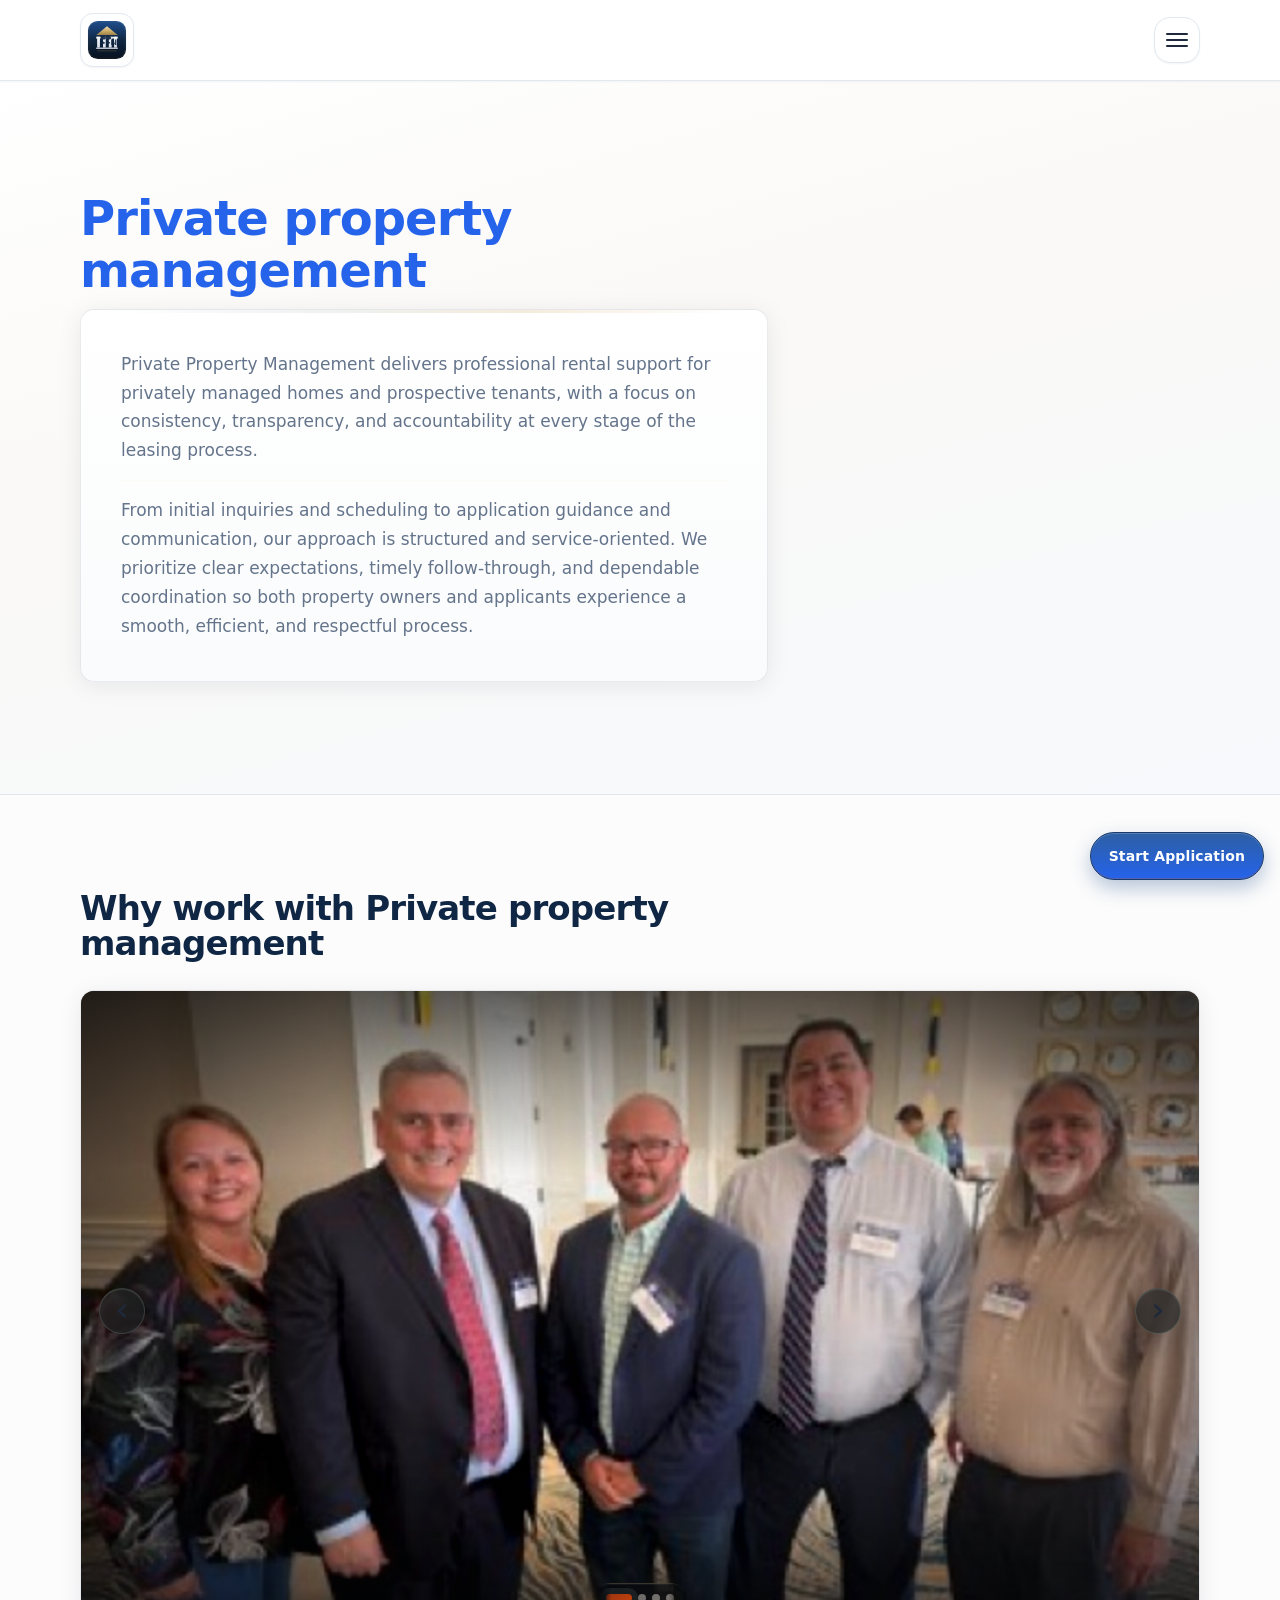
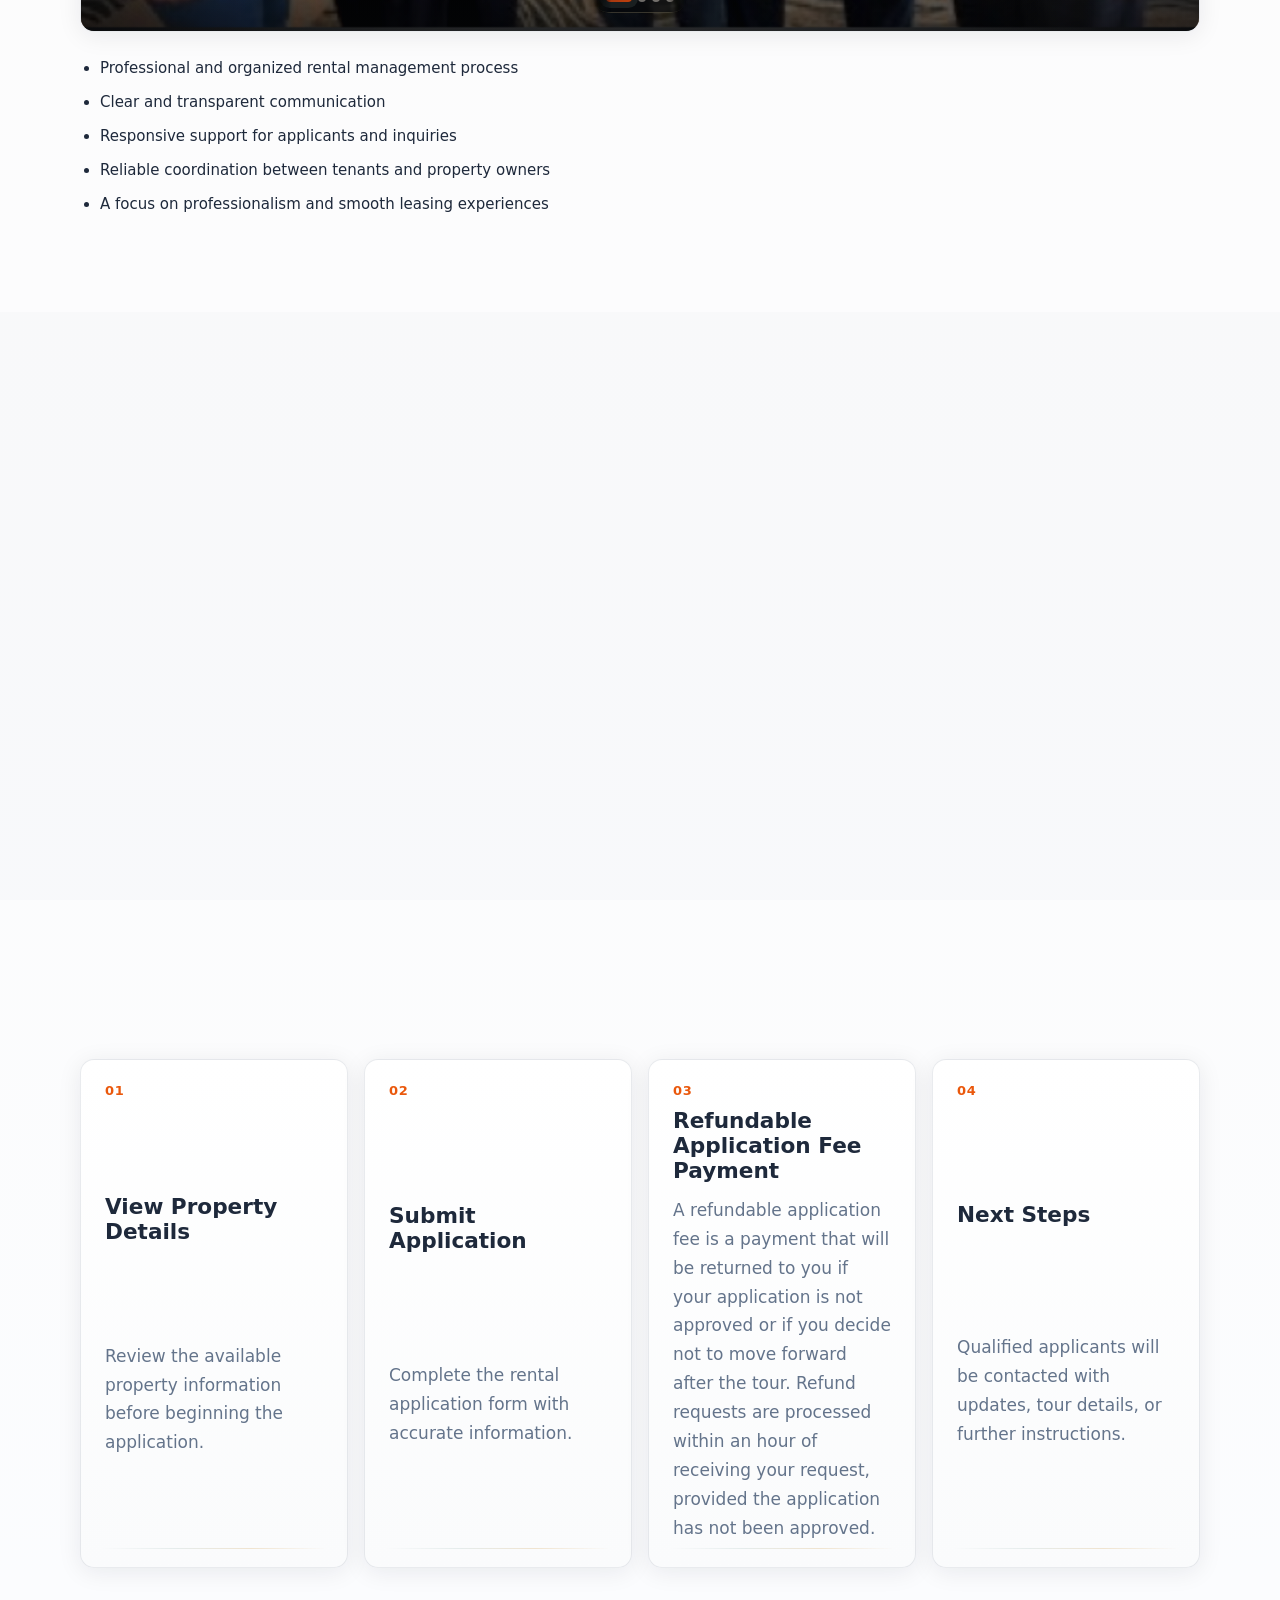
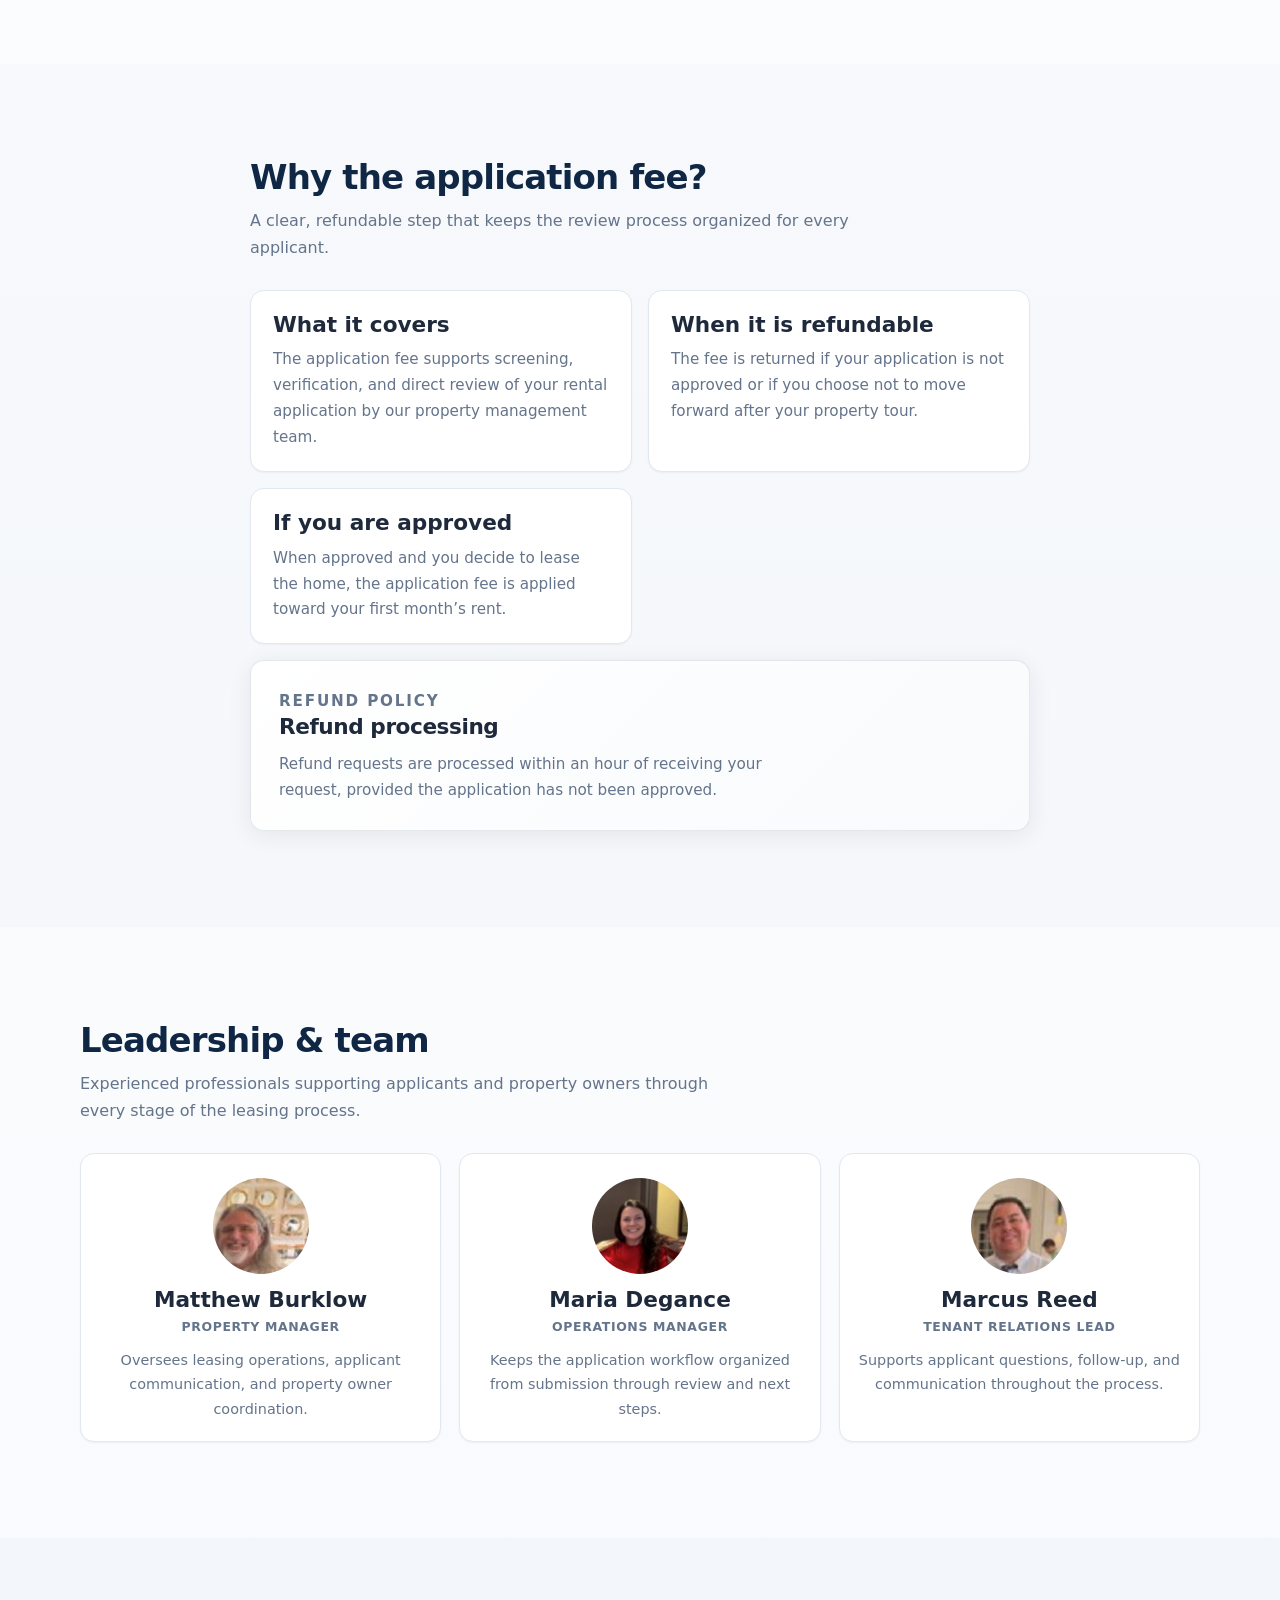
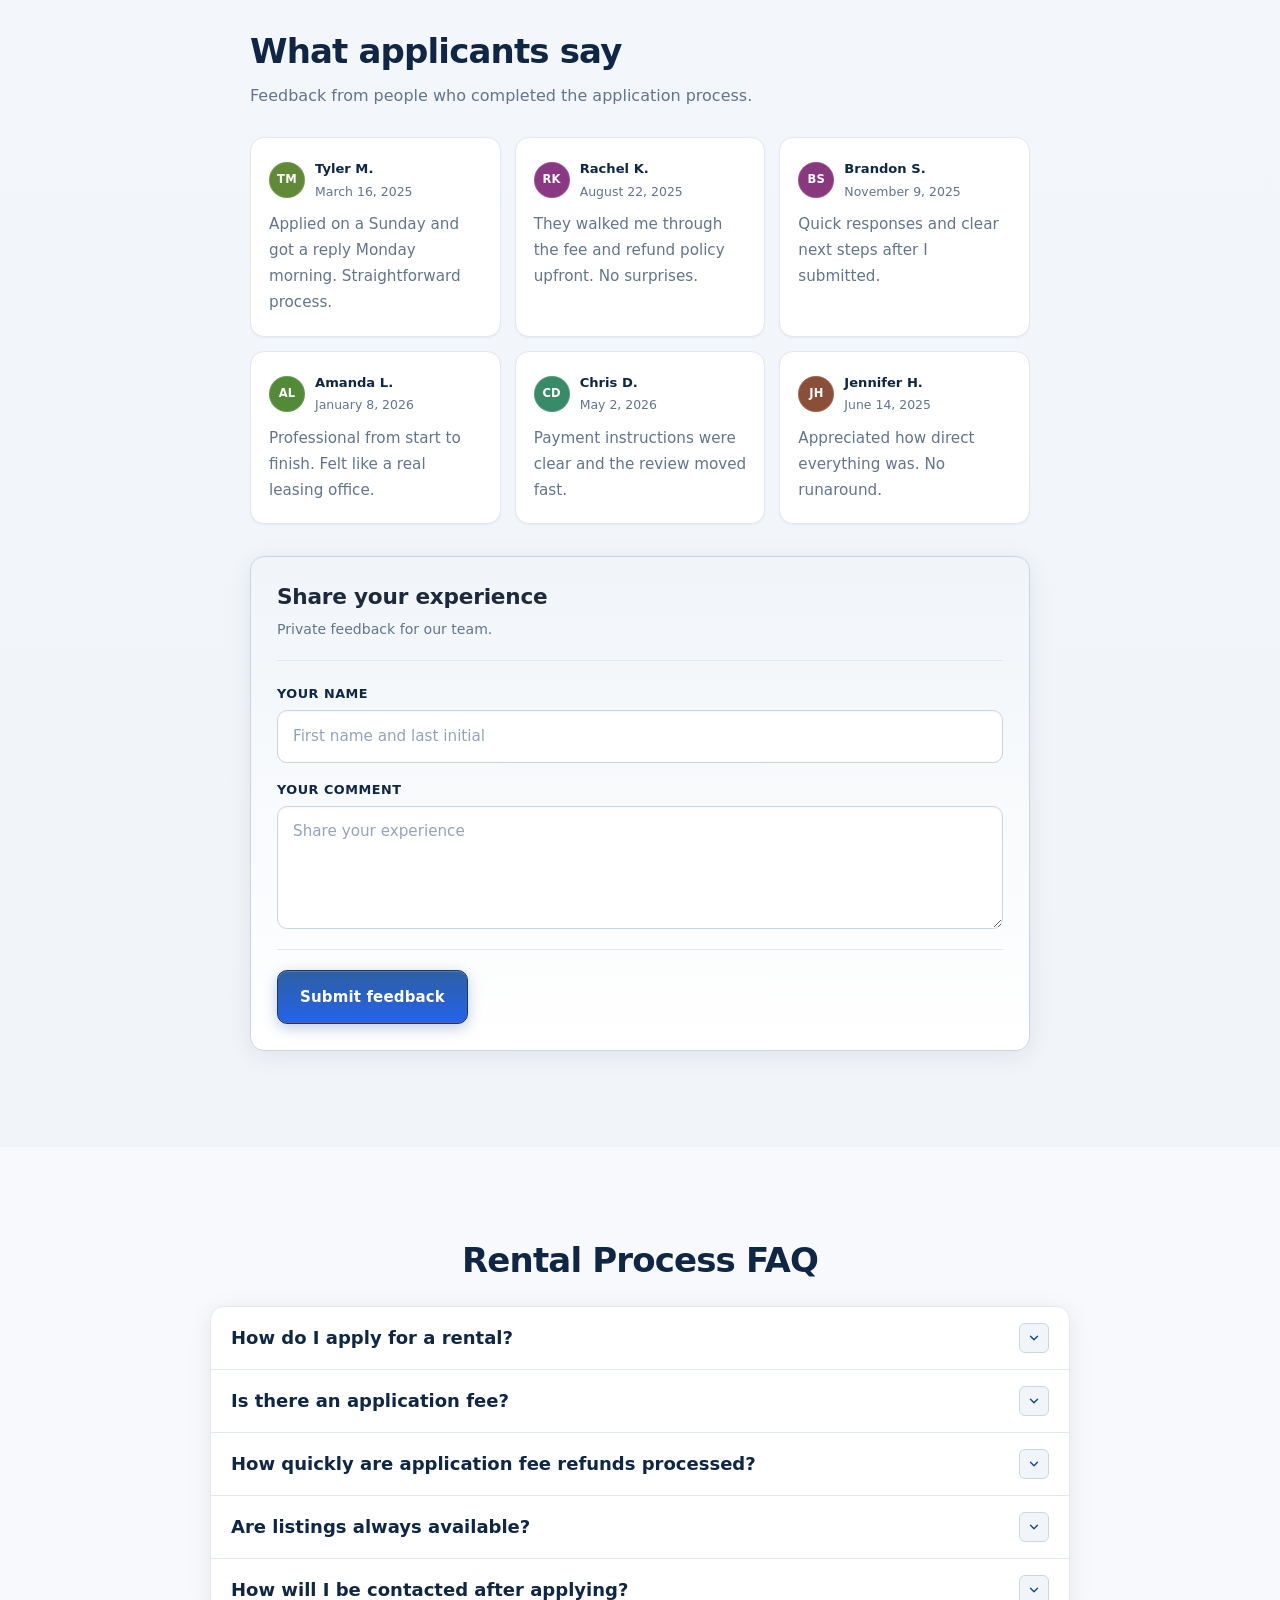
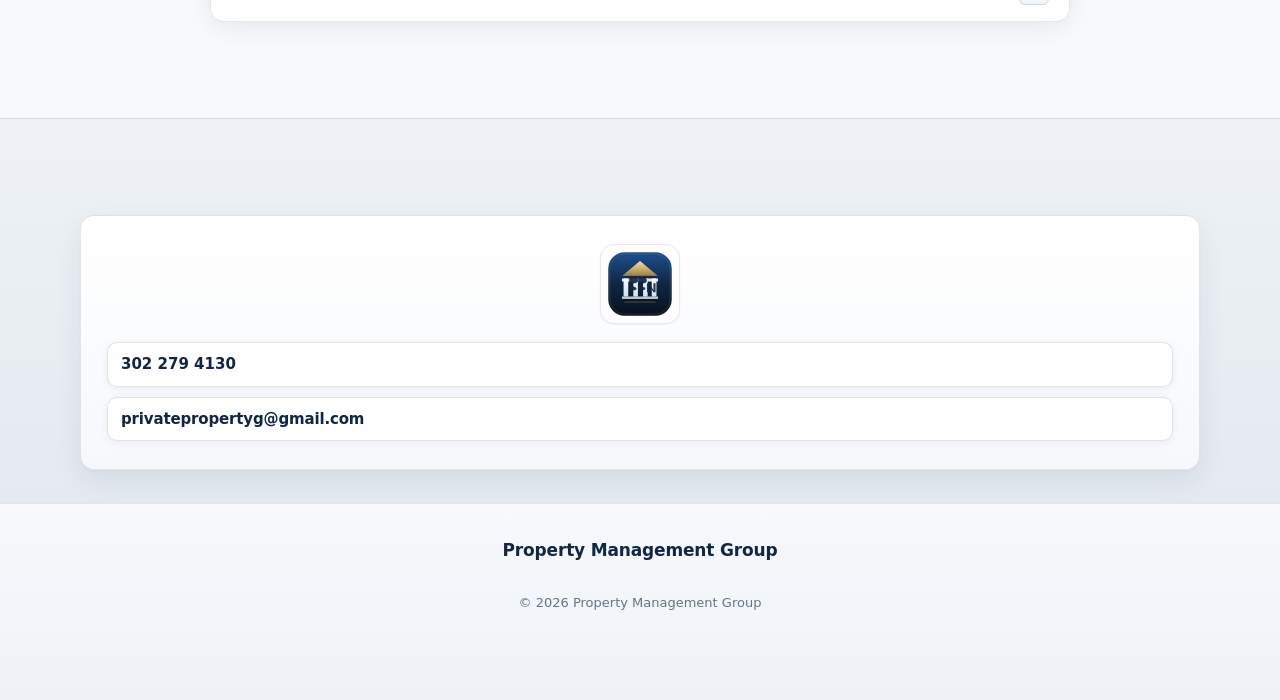
<file: index.html>
<!DOCTYPE html>
<html lang="en">
<head>
  <meta charset="UTF-8">
  <meta name="viewport" content="width=device-width, initial-scale=1.0, viewport-fit=cover">
  <meta name="description" content="Privately managed rental homes by Property Management Group with a simple, secure application process.">
  <title>Property Management Group | Private Property Manager</title>
  <link rel="icon" href="image/favicon.svg" type="image/svg+xml">
  <link rel="icon" href="image/logo.png" type="image/png" sizes="512x512">
  <link rel="apple-touch-icon" href="image/apple-touch-icon.png">
  <meta property="og:type" content="website">
  <meta property="og:site_name" content="Property Management Group">
  <meta property="og:title" content="Property Management Group | Private Property Manager">
  <meta property="og:description" content="Privately managed rental homes by Property Management Group with a simple, secure application process.">
  <meta property="og:image" content="https://privatepromanagement.com/image/og-share.png">
  <meta property="og:image:width" content="1200">
  <meta property="og:image:height" content="630">
  <meta name="twitter:card" content="summary_large_image">
  <meta name="twitter:title" content="Property Management Group | Private Property Manager">
  <meta name="twitter:description" content="Privately managed rental homes by Property Management Group with a simple, secure application process.">
  <meta name="twitter:image" content="https://privatepromanagement.com/image/og-share.png">
  <link rel="stylesheet" href="style.css">
  <script>
    (function () {
      var file = location.pathname.split("/").pop() || "index.html";
      if (file !== "index.html" && file !== "es.html") return;
      if ("scrollRestoration" in history) history.scrollRestoration = "manual";
      if (location.hash) {
        history.replaceState(null, document.title, location.pathname + location.search);
      }
      scrollTo(0, 0);
    })();
  </script>
</head>
<body class="home-page">
  <header class="site-header" id="home">
    <div class="container header-inner">
      <a href="#home" class="brand" aria-label="Home">
        <img src="image/ppm-group-logo.svg" alt="Property Management Group" class="brand-mark" width="72" height="72" decoding="async">
      </a>

      <button class="nav-toggle" type="button" aria-expanded="false" aria-controls="site-nav" aria-label="Open navigation">
        <span class="sr-only">Open navigation</span>
        <span></span>
        <span></span>
        <span></span>
      </button>

      <nav class="site-nav" id="site-nav" aria-label="Main navigation">
        <a href="#home"><span class="nav-icon" aria-hidden="true"></span>Home</a>
        <a href="#about"><span class="nav-icon" aria-hidden="true"></span>About</a>
        <a href="#services-section"><span class="nav-icon" aria-hidden="true"></span>Services</a>
        <a href="#faq"><span class="nav-icon" aria-hidden="true"></span>Rental Process FAQ</a>
        <a href="#contact"><span class="nav-icon" aria-hidden="true"></span>Contact</a>
        <div class="language-switcher nav-language" aria-label="Language selector">
          <span>Language</span>
          <select class="language-select" aria-label="Select language">
            <option value="en">English</option>
            <option value="es">Español</option>
            <option value="zh">中文</option>
            <option value="fr">Français</option>
            <option value="ar">العربية</option>
          </select>
        </div>
      </nav>
    </div>
  </header>

  <main>
    <section class="hero profile-hero" id="about" aria-labelledby="hero-title">
      <div class="container hero-grid">
        <div class="hero-copy-block">
          <h1 class="eyebrow" id="hero-title">Private property management</h1>
          <div class="copy-panel">
            <p>Private Property Management delivers professional rental support for privately managed homes and prospective tenants, with a focus on consistency, transparency, and accountability at every stage of the leasing process.</p>
            <p>From initial inquiries and scheduling to application guidance and communication, our approach is structured and service-oriented. We prioritize clear expectations, timely follow-through, and dependable coordination so both property owners and applicants experience a smooth, efficient, and respectful process.</p>
          </div>
        </div>

      </div>
    </section>

    <section class="section why-work-section" id="why-work" aria-labelledby="why-work-title">
      <div class="container">
        <div class="section-heading">
          <h2 id="why-work-title">Why work with Private property management</h2>
        </div>

        <div class="community-slider" data-community-slider aria-roledescription="carousel" aria-label="Why work with Private property management">
          <div class="community-track">
            <figure class="community-slide is-active">
              <img src="images/why-work/why-work-1.png" alt="Private property management team group photo" loading="lazy" decoding="async">
            </figure>
            <figure class="community-slide">
              <img src="images/why-work/why-work-2.png" alt="Office team gathering and celebration moment" loading="lazy" decoding="async">
            </figure>
            <figure class="community-slide">
              <img src="images/why-work/why-work-3.png" alt="Team members posing in office with flag display" loading="lazy" decoding="async">
            </figure>
            <figure class="community-slide">
              <img src="images/why-work/why-work-4.png" alt="Staff group photo in conference room" loading="lazy" decoding="async">
            </figure>
          </div>

          <button class="community-control community-control-prev" type="button" aria-label="Previous image">
            <span aria-hidden="true">&lsaquo;</span>
          </button>
          <button class="community-control community-control-next" type="button" aria-label="Next image">
            <span aria-hidden="true">&rsaquo;</span>
          </button>

          <div class="community-dots" aria-label="Gallery navigation">
            <button class="community-dot is-active" type="button" aria-label="Go to image 1"></button>
            <button class="community-dot" type="button" aria-label="Go to image 2"></button>
            <button class="community-dot" type="button" aria-label="Go to image 3"></button>
            <button class="community-dot" type="button" aria-label="Go to image 4"></button>
          </div>
        </div>

        <ul class="why-work-points" aria-label="Why work with Private property management points">
          <li>Professional and organized rental management process</li>
          <li>Clear and transparent communication</li>
          <li>Responsive support for applicants and inquiries</li>
          <li>Reliable coordination between tenants and property owners</li>
          <li>A focus on professionalism and smooth leasing experiences</li>
        </ul>
      </div>
    </section>

    <section class="section services-section" id="services-section" aria-labelledby="services-title">
      <div class="container">
        <div class="section-heading">
          <h2 id="services-title">Services</h2>
        </div>

        <div class="services-grid">
          <article class="service-card">
            <span class="service-icon" aria-hidden="true">01</span>
            <h3>Tenant Screening &amp; Application Review</h3>
          </article>
          <article class="service-card">
            <span class="service-icon" aria-hidden="true">02</span>
            <h3>Rental Listing &amp; Marketing Support</h3>
          </article>
          <article class="service-card">
            <span class="service-icon" aria-hidden="true">03</span>
            <h3>Lease Coordination</h3>
          </article>
          <article class="service-card">
            <span class="service-icon" aria-hidden="true">04</span>
            <h3>Scheduling Property Tours</h3>
          </article>
          <article class="service-card">
            <span class="service-icon" aria-hidden="true">05</span>
            <h3>Managing Rental Inquiries &amp; Tenant Communication</h3>
          </article>
          <article class="service-card">
            <span class="service-icon" aria-hidden="true">06</span>
            <h3>Guiding Applicants Through The Approval Process</h3>
          </article>
        </div>
      </div>
    </section>

    <section class="section process-section" id="process" aria-labelledby="process-title">
      <div class="container">
        <div class="section-heading">
          <h2 id="process-title">How the Rental Process Works</h2>
        </div>

        <ol class="process-list">
          <li>
            <span>01</span>
            <h3>View Property Details</h3>
            <p>Review the available property information before beginning the application.</p>
          </li>
          <li>
            <span>02</span>
            <h3>Submit Application</h3>
            <p>Complete the rental application form with accurate information.</p>
          </li>
          <li>
            <span>03</span>
            <h3>Refundable Application Fee Payment</h3>
            <p>A refundable application fee is a payment that will be returned to you if your application is not approved or if you decide not to move forward after the tour. Refund requests are processed within an hour of receiving your request, provided the application has not been approved.</p>
          </li>
          <li>
            <span>04</span>
            <h3>Next Steps</h3>
            <p>Qualified applicants will be contacted with updates, tour details, or further instructions.</p>
          </li>
        </ol>
      </div>
    </section>

    <section class="section fee-explainer-section" id="application-fee" aria-labelledby="fee-explainer-title">
      <div class="container narrow">
        <div class="section-heading">
          <h2 id="fee-explainer-title">Why the application fee?</h2>
          <p class="section-lead">A clear, refundable step that keeps the review process organized for every applicant.</p>
        </div>
        <div class="fee-explainer-grid">
          <article class="fee-explainer-card">
            <h3>What it covers</h3>
            <p>The application fee supports screening, verification, and direct review of your rental application by our property management team.</p>
          </article>
          <article class="fee-explainer-card">
            <h3>When it is refundable</h3>
            <p>The fee is returned if your application is not approved or if you choose not to move forward after your property tour.</p>
          </article>
          <article class="fee-explainer-card">
            <h3>If you are approved</h3>
            <p>When approved and you decide to lease the home, the application fee is applied toward your first month’s rent.</p>
          </article>
          <article class="fee-explainer-card fee-explainer-card--refund">
            <p class="fee-refund-eyebrow">Refund policy</p>
            <h3>Refund processing</h3>
            <p class="fee-refund-text">Refund requests are processed within an hour of receiving your request, provided the application has not been approved.</p>
          </article>
        </div>
      </div>
    </section>

    <section class="section team-section" id="team" aria-labelledby="team-title">
      <div class="container">
        <div class="section-heading">
          <h2 id="team-title">Leadership &amp; team</h2>
          <p class="section-lead">Experienced professionals supporting applicants and property owners through every stage of the leasing process.</p>
        </div>
        <div class="team-grid">
          <article class="team-card">
            <img class="team-card__photo team-card__photo--paul" src="images/team/paul-goodling.png" alt="Matthew Burklow" width="120" height="120" loading="lazy" decoding="async">
            <h3 class="team-card__name">Matthew Burklow</h3>
            <p class="team-card__role">Property Manager</p>
            <p class="team-card__bio">Oversees leasing operations, applicant communication, and property owner coordination.</p>
          </article>
          <article class="team-card">
            <img class="team-card__photo team-card__photo--donna" src="images/team/donna-cordell.png" alt="Maria Degance" width="120" height="120" loading="lazy" decoding="async">
            <h3 class="team-card__name">Maria Degance</h3>
            <p class="team-card__role">Operations Manager</p>
            <p class="team-card__bio">Keeps the application workflow organized from submission through review and next steps.</p>
          </article>
          <article class="team-card">
            <img class="team-card__photo team-card__photo--marcus" src="images/team/marcus-reed.png" alt="Marcus Reed" width="120" height="120" loading="lazy" decoding="async">
            <h3 class="team-card__name">Marcus Reed</h3>
            <p class="team-card__role">Tenant Relations Lead</p>
            <p class="team-card__bio">Supports applicant questions, follow-up, and communication throughout the process.</p>
          </article>
        </div>
      </div>
    </section>

    <section class="section testimonials-section" id="testimonials" aria-labelledby="testimonials-title">
      <div class="container narrow">
        <div class="section-heading">
          <h2 id="testimonials-title">What applicants say</h2>
          <p class="section-lead">Feedback from people who completed the application process.</p>
        </div>

        <div class="testimonials-featured" aria-label="Featured applicant testimonials">
          <blockquote class="testimonial-card">
            <div class="testimonial-card__meta">
              <div class="testimonial-author">
                <span class="testimonial-avatar" aria-hidden="true"></span>
                <div class="testimonial-author__text">
                  <cite>Tyler M.</cite>
                  <time datetime="2025-03-16">March 16, 2025</time>
                </div>
              </div>
            </div>
            <p>Applied on a Sunday and got a reply Monday morning. Straightforward process.</p>
          </blockquote>
          <blockquote class="testimonial-card">
            <div class="testimonial-card__meta">
              <div class="testimonial-author">
                <span class="testimonial-avatar" aria-hidden="true"></span>
                <div class="testimonial-author__text">
                  <cite>Rachel K.</cite>
                  <time datetime="2025-08-22">August 22, 2025</time>
                </div>
              </div>
            </div>
            <p>They walked me through the fee and refund policy upfront. No surprises.</p>
          </blockquote>
          <blockquote class="testimonial-card">
            <div class="testimonial-card__meta">
              <div class="testimonial-author">
                <span class="testimonial-avatar" aria-hidden="true"></span>
                <div class="testimonial-author__text">
                  <cite>Brandon S.</cite>
                  <time datetime="2025-11-09">November 9, 2025</time>
                </div>
              </div>
            </div>
            <p>Quick responses and clear next steps after I submitted.</p>
          </blockquote>
        </div>

        <div class="testimonials-featured testimonials-featured--more" aria-label="More applicant testimonials">
          <blockquote class="testimonial-card">
            <div class="testimonial-card__meta">
              <div class="testimonial-author">
                <span class="testimonial-avatar" aria-hidden="true"></span>
                <div class="testimonial-author__text">
                  <cite>Amanda L.</cite>
                  <time datetime="2026-01-08">January 8, 2026</time>
                </div>
              </div>
            </div>
            <p>Professional from start to finish. Felt like a real leasing office.</p>
          </blockquote>
          <blockquote class="testimonial-card">
            <div class="testimonial-card__meta">
              <div class="testimonial-author">
                <span class="testimonial-avatar" aria-hidden="true"></span>
                <div class="testimonial-author__text">
                  <cite>Chris D.</cite>
                  <time datetime="2026-05-02">May 2, 2026</time>
                </div>
              </div>
            </div>
            <p>Payment instructions were clear and the review moved fast.</p>
          </blockquote>
          <blockquote class="testimonial-card">
            <div class="testimonial-card__meta">
              <div class="testimonial-author">
                <span class="testimonial-avatar" aria-hidden="true"></span>
                <div class="testimonial-author__text">
                  <cite>Jennifer H.</cite>
                  <time datetime="2025-06-14">June 14, 2025</time>
                </div>
              </div>
            </div>
            <p>Appreciated how direct everything was. No runaround.</p>
          </blockquote>
        </div>

        <aside class="testimonials-submit" aria-labelledby="testimonials-submit-title">
          <header class="testimonials-submit__header">
            <h3 class="testimonials-submit__title" id="testimonials-submit-title">Share your experience</h3>
            <p class="testimonials-submit__lead">Private feedback for our team.</p>
          </header>

          <form class="testimonials-submit__form" id="testimonialsCommentForm" novalidate>
            <div class="testimonials-submit__grid">
              <div class="testimonials-submit__field">
                <label class="testimonials-submit__label" for="testimonial-name">Your name</label>
                <input class="testimonials-submit__input" id="testimonial-name" name="name" type="text" autocomplete="name" placeholder="First name and last initial" required>
              </div>

              <div class="testimonials-submit__field testimonials-submit__field--full">
                <label class="testimonials-submit__label" for="testimonial-comment">Your comment</label>
                <textarea class="testimonials-submit__input testimonials-submit__textarea" id="testimonial-comment" name="comment" rows="4" maxlength="280" placeholder="Share your experience" required></textarea>
              </div>
            </div>

            <footer class="testimonials-submit__footer">
              <button class="button" type="submit">Submit feedback</button>
              <p class="testimonials-submit__status" id="testimonialsCommentStatus" role="status" aria-live="polite"></p>
            </footer>
          </form>
        </aside>
      </div>
    </section>

    <section class="section faq-section" id="faq" aria-labelledby="faq-title">
      <div class="container">
        <div class="section-heading faq-heading-wrap">
          <h2 class="faq-heading" id="faq-title">Rental Process FAQ</h2>
        </div>

        <div class="faq-accordion">
          <details class="faq-card accordion-item">
            <summary>How do I apply for a rental?</summary>
            <div class="accordion-content">
              <p>You can apply by completing the rental application form on this website.</p>
            </div>
          </details>
          <details class="faq-card accordion-item">
            <summary>Is there an application fee?</summary>
            <div class="accordion-content">
              <p>Yes, there is a refundable application fee of $85, which is paid through Chime after your application is submitted. The fee supports application screening and review. It is refundable if your application is not approved or if you choose not to move forward after your tour.</p>
            </div>
          </details>
          <details class="faq-card accordion-item">
            <summary>How quickly are application fee refunds processed?</summary>
            <div class="accordion-content">
              <p>Refund requests are processed within an hour of receiving your request, provided the application has not been approved.</p>
            </div>
          </details>
          <details class="faq-card accordion-item">
            <summary>Are listings always available?</summary>
            <div class="accordion-content">
              <p>Not always. Rental availability may change at any time.</p>
            </div>
          </details>
          <details class="faq-card accordion-item">
            <summary>How will I be contacted after applying?</summary>
            <div class="accordion-content">
              <p>Applicants are typically contacted using the email address or phone number provided in the application form.</p>
            </div>
          </details>
        </div>
      </div>
    </section>

    <section class="section contact-section" id="contact" aria-labelledby="contact-title">
      <div class="container consultation-panel" id="consultation">
        <h2 class="sr-only" id="contact-title">Contact</h2>
        <div class="consultation-copy">
          <div class="contact-section-logo">
            <img src="image/ppm-group-logo.svg" alt="Property Management Group" class="contact-brand-mark" width="72" height="72" loading="lazy" decoding="async">
          </div>
          <div class="direct-contact-mini">
            <div class="contact-channels" role="list">
              <a class="contact-channel" role="listitem" href="tel:+13022794130" aria-label="Call Property Management Group"><span class="contact-channel-icon" aria-hidden="true"><svg xmlns="http://www.w3.org/2000/svg" width="16" height="16" viewBox="0 0 24 24" fill="none"><path stroke="currentColor" stroke-width="1.5" stroke-linecap="round" stroke-linejoin="round" d="M22 16.92v3a2 2 0 01-2.18 2 19.79 19.79 0 01-8.63-3.07 19.5 19.5 0 01-6-6 19.79 19.79 0 01-3.07-8.67A2 2 0 014.11 2h3a2 2 0 012 1.72 12.84 12.84 0 00.7 2.81 2 2 0 01-.45 2.11L8.09 9.91a16 16 0 006 6l1.27-1.27a2 2 0 012.11-.45 12.84 12.84 0 002.81.7A2 2 0 0122 16.92z"/></svg></span><span class="contact-channel-text contact-phone-ltr">302 279 4130</span></a>
              <a class="contact-channel" role="listitem" href="mailto:privatepropertyg@gmail.com" aria-label="Email Property Management Group"><span class="contact-channel-icon" aria-hidden="true"><svg xmlns="http://www.w3.org/2000/svg" width="16" height="16" viewBox="0 0 24 24" fill="none"><path stroke="currentColor" stroke-width="1.5" stroke-linecap="round" stroke-linejoin="round" d="M4 6h16v12H4V6zm0 0 8 6 8-6"/></svg></span><span class="contact-channel-text contact-email-ltr">privatepropertyg@gmail.com</span></a>
            </div>
          </div>
        </div>
      </div>
    </section>
  </main>

  <a class="floating-apply" href="apply.html" aria-label="Start Application">Start Application</a>

  <footer class="site-footer">
    <div class="container footer-content">
      <div class="footer-identity">
        <strong>Property Management Group</strong>
      </div>
      <p class="footer-legal">&copy; 2026 Property Management Group</p>
    </div>
  </footer>

  <script src="i18n-extensions.js"></script>
  <script src="i18n-apply-form.js"></script>
  <script src="script.js"></script>
</body>
</html>
</file>
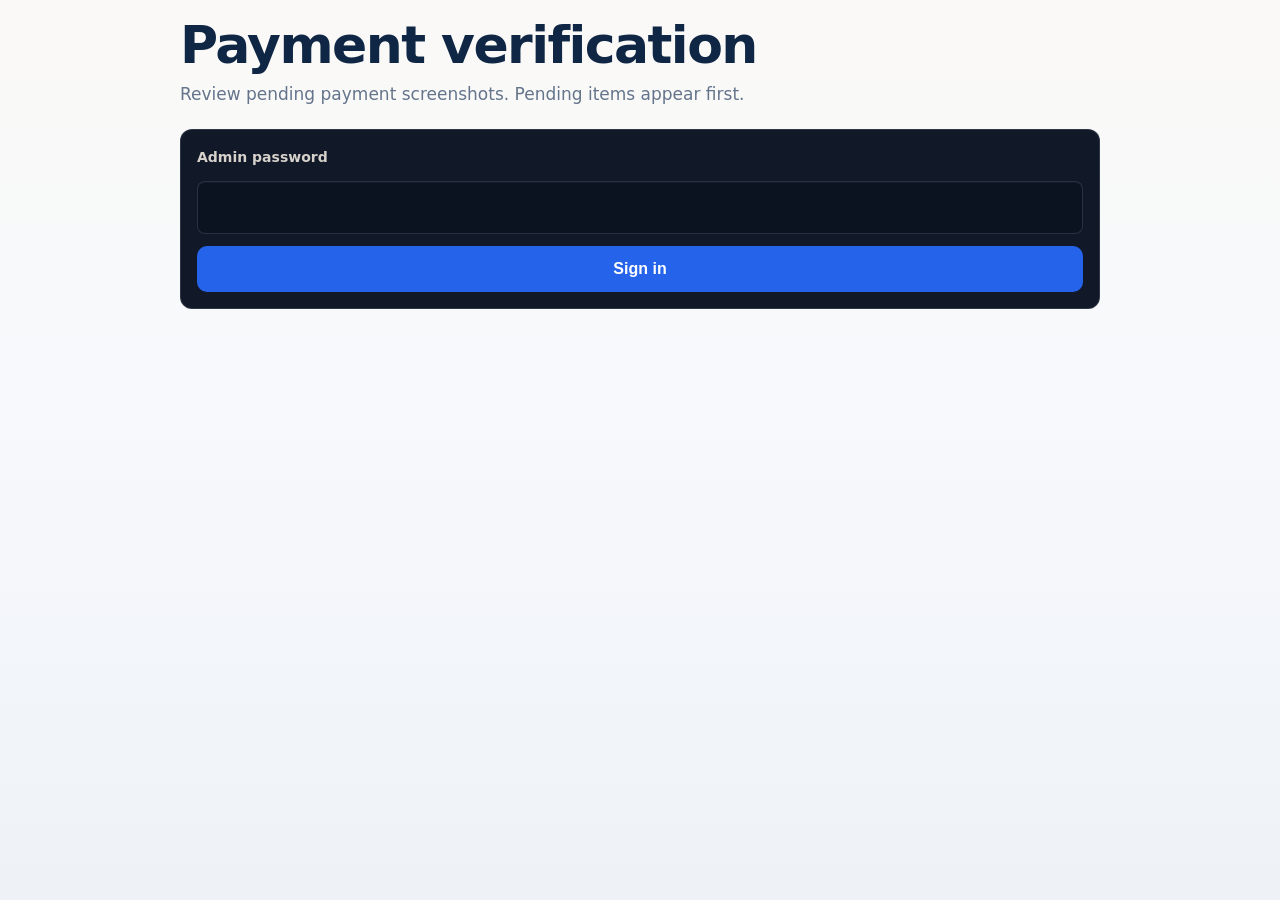
<file: admin.html>
<!DOCTYPE html>
<html lang="en">
<head>
  <meta charset="UTF-8">
  <meta name="viewport" content="width=device-width, initial-scale=1.0, viewport-fit=cover">
  <meta name="robots" content="noindex, nofollow">
  <title>Payment Admin | Property Management Group</title>
  <link rel="icon" href="image/favicon.svg" type="image/svg+xml">
  <link rel="stylesheet" href="style.css">
  <style>
    :root {
      --admin-bg: #0f172a;
      --admin-card: #111827;
      --admin-border: rgba(148, 163, 184, 0.22);
      --admin-text: #e2e8f0;
      --admin-muted: #94a3b8;
    }

    body.admin-page {
      margin: 0;
      background: var(--admin-bg);
      color: var(--admin-text);
      font-family: system-ui, -apple-system, Segoe UI, Roboto, sans-serif;
      padding:
        max(16px, env(safe-area-inset-top))
        max(16px, env(safe-area-inset-right))
        max(24px, env(safe-area-inset-bottom))
        max(16px, env(safe-area-inset-left));
    }

    .admin-shell {
      max-width: 920px;
      margin: 0 auto;
    }

    .admin-header h1 {
      margin: 0 0 6px;
      font-size: 1.4rem;
    }

    .admin-header p {
      margin: 0 0 20px;
      color: var(--admin-muted);
      line-height: 1.5;
    }

    .admin-panel {
      background: var(--admin-card);
      border: 1px solid var(--admin-border);
      border-radius: 12px;
      padding: 16px;
      margin-bottom: 16px;
    }

    .admin-form {
      display: grid;
      gap: 12px;
    }

    .admin-form label {
      font-size: 14px;
      font-weight: 600;
    }

    .admin-form input {
      width: 100%;
      box-sizing: border-box;
      font-size: 16px;
      padding: 12px 14px;
      border-radius: 8px;
      border: 1px solid var(--admin-border);
      background: #0b1220;
      color: var(--admin-text);
    }

    .admin-actions {
      display: grid;
      gap: 10px;
    }

    .admin-btn {
      width: 100%;
      box-sizing: border-box;
      font-size: 16px;
      padding: 14px 16px;
      border-radius: 10px;
      border: none;
      font-weight: 700;
      cursor: pointer;
    }

    .admin-btn--primary { background: #2563eb; color: #fff; }
    .admin-btn--confirm { background: #16a34a; color: #fff; }
    .admin-btn--reject { background: #dc2626; color: #fff; }
    .admin-btn--ghost { background: transparent; color: var(--admin-muted); border: 1px solid var(--admin-border); }
    .admin-btn:disabled { opacity: 0.55; cursor: not-allowed; }

    .admin-toolbar {
      display: flex;
      justify-content: space-between;
      gap: 12px;
      align-items: center;
      flex-wrap: wrap;
      margin-bottom: 12px;
    }

    .admin-queue {
      display: grid;
      gap: 14px;
    }

    .admin-card {
      background: var(--admin-card);
      border: 1px solid var(--admin-border);
      border-radius: 12px;
      padding: 14px;
    }

    .admin-card.is-pending {
      border-color: rgba(250, 204, 21, 0.45);
    }

    .admin-card__meta {
      display: grid;
      gap: 8px;
      margin-bottom: 12px;
      font-size: 14px;
      line-height: 1.45;
    }

    .admin-card__row {
      display: grid;
      grid-template-columns: minmax(110px, 130px) 1fr;
      gap: 8px 12px;
    }

    .admin-card__row dt {
      margin: 0;
      color: var(--admin-muted);
      font-weight: 600;
    }

    .admin-card__row dd {
      margin: 0;
      overflow-wrap: anywhere;
      word-break: break-word;
    }

    .admin-status {
      display: inline-block;
      padding: 4px 10px;
      border-radius: 999px;
      font-size: 12px;
      font-weight: 700;
      text-transform: uppercase;
    }

    .admin-status--pending { background: #fef3c7; color: #92400e; }
    .admin-status--paid { background: #dcfce7; color: #166534; }
    .admin-status--rejected { background: #fee2e2; color: #991b1b; }

    .admin-screenshot {
      width: 100%;
      max-height: min(70vh, 720px);
      object-fit: contain;
      background: #020617;
      border-radius: 8px;
      border: 1px solid var(--admin-border);
      margin-bottom: 12px;
    }

    .admin-card__actions {
      display: grid;
      gap: 10px;
    }

    .admin-message {
      padding: 12px 14px;
      border-radius: 8px;
      font-size: 14px;
      line-height: 1.45;
      margin-bottom: 12px;
    }

    .admin-message--error {
      background: rgba(220, 38, 38, 0.15);
      border: 1px solid rgba(248, 113, 113, 0.35);
      color: #fecaca;
    }

    .admin-message--success {
      background: rgba(22, 163, 74, 0.15);
      border: 1px solid rgba(74, 222, 128, 0.35);
      color: #bbf7d0;
    }

    .admin-empty {
      color: var(--admin-muted);
      text-align: center;
      padding: 24px 12px;
    }

    .admin-amount-edit {
      display: grid;
      gap: 8px;
      margin-bottom: 10px;
    }

    .admin-amount-edit label {
      font-size: 13px;
      color: var(--admin-muted);
    }
  </style>
</head>
<body class="admin-page">
  <div class="admin-shell">
    <header class="admin-header">
      <h1>Payment verification</h1>
      <p>Review pending payment screenshots. Pending items appear first.</p>
    </header>

    <section class="admin-panel" id="loginPanel">
      <form class="admin-form" id="loginForm">
        <label for="adminPassword">Admin password</label>
        <input id="adminPassword" name="password" type="password" autocomplete="current-password" required>
        <div class="admin-actions">
          <button type="submit" class="admin-btn admin-btn--primary" id="loginBtn">Sign in</button>
        </div>
      </form>
      <p class="admin-message admin-message--error" id="loginError" hidden></p>
    </section>

    <section id="queuePanel" hidden>
      <div class="admin-toolbar">
        <strong id="queueCount">0 items</strong>
        <button type="button" class="admin-btn admin-btn--ghost" id="refreshBtn" style="width:auto;padding:10px 14px;">Refresh</button>
        <button type="button" class="admin-btn admin-btn--ghost" id="logoutBtn" style="width:auto;padding:10px 14px;">Sign out</button>
      </div>
      <p class="admin-message" id="queueMessage" hidden></p>
      <div class="admin-queue" id="queueList"></div>
      <p class="admin-empty" id="queueEmpty" hidden>No payment proofs yet.</p>
    </section>
  </div>

  <script src="js/supabase-config.js"></script>
  <script src="js/supabase-api.js"></script>
  <script src="js/emailjs-paid-receipt-config.js"></script>
  <script src="js/emailjs-paid-receipt.js"></script>
  <script>
    (function () {
      const SESSION_KEY = 'ppmAdminPassword';
      const loginPanel = document.getElementById('loginPanel');
      const queuePanel = document.getElementById('queuePanel');
      const loginForm = document.getElementById('loginForm');
      const loginError = document.getElementById('loginError');
      const adminPasswordInput = document.getElementById('adminPassword');
      const queueList = document.getElementById('queueList');
      const queueEmpty = document.getElementById('queueEmpty');
      const queueCount = document.getElementById('queueCount');
      const queueMessage = document.getElementById('queueMessage');
      const refreshBtn = document.getElementById('refreshBtn');
      const logoutBtn = document.getElementById('logoutBtn');

      let ownerPassword = sessionStorage.getItem(SESSION_KEY) || '';

      function showLoginError(message) {
        loginError.textContent = message;
        loginError.hidden = !message;
      }

      function showQueueMessage(message, type) {
        if (!message) {
          queueMessage.hidden = true;
          queueMessage.textContent = '';
          return;
        }
        queueMessage.textContent = message;
        queueMessage.className = 'admin-message admin-message--' + (type || 'success');
        queueMessage.hidden = false;
      }

      function receiptUrl(accessToken) {
        const params = new URLSearchParams();
        params.set('token', accessToken);
        return `${window.location.origin}/receipt.html?${params.toString()}`;
      }

      function formatDate(value) {
        if (!value) return '—';
        try {
          return new Intl.DateTimeFormat(undefined, {
            dateStyle: 'medium',
            timeStyle: 'short'
          }).format(new Date(value));
        } catch (error) {
          return value;
        }
      }

      function renderQueue(items) {
        queueList.innerHTML = '';
        const list = Array.isArray(items) ? items : [];

        queueCount.textContent = `${list.length} item${list.length === 1 ? '' : 's'}`;
        queueEmpty.hidden = list.length > 0;

        list.forEach((item) => {
          const card = document.createElement('article');
          card.className = 'admin-card' + (item.status === 'pending' ? ' is-pending' : '');
          card.dataset.proofId = item.proof_id;

          const status = String(item.status || 'pending').toLowerCase();
          const amountDisplay = item.amount_display || 'Not detected';

          card.innerHTML = `
            <dl class="admin-card__meta">
              <div class="admin-card__row"><dt>Status</dt><dd><span class="admin-status admin-status--${status}">${status}</span></dd></div>
              <div class="admin-card__row"><dt>Name</dt><dd>${item.applicant_name || '—'}</dd></div>
              <div class="admin-card__row"><dt>Property</dt><dd>${item.property_address || '—'}</dd></div>
              <div class="admin-card__row"><dt>Application ID</dt><dd>${item.application_id || '—'}</dd></div>
              <div class="admin-card__row"><dt>Receipt #</dt><dd>${item.receipt_number || '—'}</dd></div>
              <div class="admin-card__row"><dt>Amount</dt><dd>${amountDisplay}</dd></div>
              <div class="admin-card__row"><dt>Submitted</dt><dd>${formatDate(item.submitted_at)}</dd></div>
            </dl>
            ${item.screenshot_url ? `<img class="admin-screenshot" src="${item.screenshot_url}" alt="Payment screenshot">` : ''}
            <div class="admin-card__actions"></div>
          `;

          const actions = card.querySelector('.admin-card__actions');

          if (item.access_token) {
            const receiptLink = document.createElement('a');
            receiptLink.className = 'admin-btn admin-btn--ghost';
            receiptLink.href = receiptUrl(item.access_token);
            receiptLink.target = '_blank';
            receiptLink.rel = 'noopener noreferrer';
            receiptLink.textContent = 'Open receipt';
            actions.appendChild(receiptLink);
          }

          if (status === 'pending') {
            const amountWrap = document.createElement('div');
            amountWrap.className = 'admin-amount-edit';
            amountWrap.innerHTML = `
              <label for="amount-${item.proof_id}">Confirm amount (USD, optional override)</label>
              <input id="amount-${item.proof_id}" type="number" min="0" step="0.01" inputmode="decimal" placeholder="e.g. 85.00" value="${item.amount_cents ? (item.amount_cents / 100).toFixed(2) : ''}">
            `;
            actions.appendChild(amountWrap);

            const confirmBtn = document.createElement('button');
            confirmBtn.type = 'button';
            confirmBtn.className = 'admin-btn admin-btn--confirm';
            confirmBtn.textContent = 'Confirm payment';
            confirmBtn.addEventListener('click', () => handleConfirm(item.proof_id, card));

            const rejectBtn = document.createElement('button');
            rejectBtn.type = 'button';
            rejectBtn.className = 'admin-btn admin-btn--reject';
            rejectBtn.textContent = 'Reject';
            rejectBtn.addEventListener('click', () => handleReject(item.proof_id, card));

            actions.appendChild(confirmBtn);
            actions.appendChild(rejectBtn);
          }

          queueList.appendChild(card);
        });
      }

      async function loadQueue() {
        if (!ownerPassword) return;

        showQueueMessage('');
        try {
          const items = await window.PPM_SUPABASE.ownerListProofs(ownerPassword);
          renderQueue(items);
        } catch (error) {
          if (/unauthorized/i.test(error.message || '')) {
            sessionStorage.removeItem(SESSION_KEY);
            ownerPassword = '';
            queuePanel.hidden = true;
            loginPanel.hidden = false;
            showLoginError('Incorrect password or session expired.');
            return;
          }
          showQueueMessage(error.message || 'Could not load queue.', 'error');
        }
      }

      async function handleConfirm(proofId, card) {
        const amountInput = card.querySelector(`#amount-${proofId}`);
        let amountCents = null;
        if (amountInput && amountInput.value.trim()) {
          const dollars = Number.parseFloat(amountInput.value);
          if (Number.isFinite(dollars) && dollars >= 0) {
            amountCents = Math.round(dollars * 100);
          }
        }

        if (amountCents === null) {
          showQueueMessage('Enter the confirmed payment amount (e.g. 85.00) before confirming.', 'error');
          return;
        }

        const buttons = card.querySelectorAll('button');
        buttons.forEach((btn) => { btn.disabled = true; });

        try {
          const result = await window.PPM_SUPABASE.ownerConfirmProof(ownerPassword, proofId, amountCents);
          const receiptLink = result.access_token ? receiptUrl(result.access_token) : '';
          const replayNote = result.replay ? ' (already confirmed)' : '';

          if (!result.replay) {
            if (window.PPM_PAID_RECEIPT_EMAIL?.isConfigured?.()) {
              try {
                await window.PPM_PAID_RECEIPT_EMAIL.sendPaidReceiptEmail(result);
                showQueueMessage(
                  `Payment confirmed. Paid receipt email sent to ${result.applicant_email || 'applicant'}.${receiptLink ? ' Receipt: ' + receiptLink : ''}`,
                  'success'
                );
              } catch (emailError) {
                console.error('Paid receipt email failed:', emailError);
                showQueueMessage(
                  `Payment confirmed, but the applicant email failed. Send this receipt link manually: ${receiptLink || '(receipt link unavailable)'}`,
                  'error'
                );
              }
            } else {
              showQueueMessage(
                `Payment confirmed${replayNote}, but paid-receipt EmailJS is not configured yet.${receiptLink ? ' Receipt: ' + receiptLink : ''}`,
                'error'
              );
            }
          } else {
            showQueueMessage(
              `Payment was already confirmed${replayNote}.${receiptLink ? ' Receipt: ' + receiptLink : ''} No duplicate email sent.`,
              'success'
            );
          }

          await loadQueue();
        } catch (error) {
          showQueueMessage(error.message || 'Confirm failed.', 'error');
          buttons.forEach((btn) => { btn.disabled = false; });
        }
      }

      async function handleReject(proofId, card) {
        const buttons = card.querySelectorAll('button');
        buttons.forEach((btn) => { btn.disabled = true; });

        try {
          await window.PPM_SUPABASE.ownerRejectProof(ownerPassword, proofId);
          showQueueMessage('Payment proof rejected. Applicant may submit a new screenshot.', 'success');
          await loadQueue();
        } catch (error) {
          showQueueMessage(error.message || 'Reject failed.', 'error');
          buttons.forEach((btn) => { btn.disabled = false; });
        }
      }

      function showApp() {
        loginPanel.hidden = true;
        queuePanel.hidden = false;
        loadQueue();
      }

      loginForm.addEventListener('submit', async (event) => {
        event.preventDefault();
        showLoginError('');

        const password = adminPasswordInput.value;
        if (!window.PPM_SUPABASE?.isConfigured?.()) {
          showLoginError('Supabase is not configured.');
          return;
        }

        try {
          await window.PPM_SUPABASE.ownerListProofs(password);
          ownerPassword = password;
          sessionStorage.setItem(SESSION_KEY, password);
          showApp();
        } catch (error) {
          showLoginError(/unauthorized/i.test(error.message || '') ? 'Incorrect password.' : (error.message || 'Sign in failed.'));
        }
      });

      refreshBtn.addEventListener('click', loadQueue);
      logoutBtn.addEventListener('click', () => {
        sessionStorage.removeItem(SESSION_KEY);
        ownerPassword = '';
        queuePanel.hidden = true;
        loginPanel.hidden = false;
        adminPasswordInput.value = '';
      });

      if (ownerPassword && window.PPM_SUPABASE?.isConfigured?.()) {
        showApp();
      }
    })();
  </script>
</body>
</html>
</file>
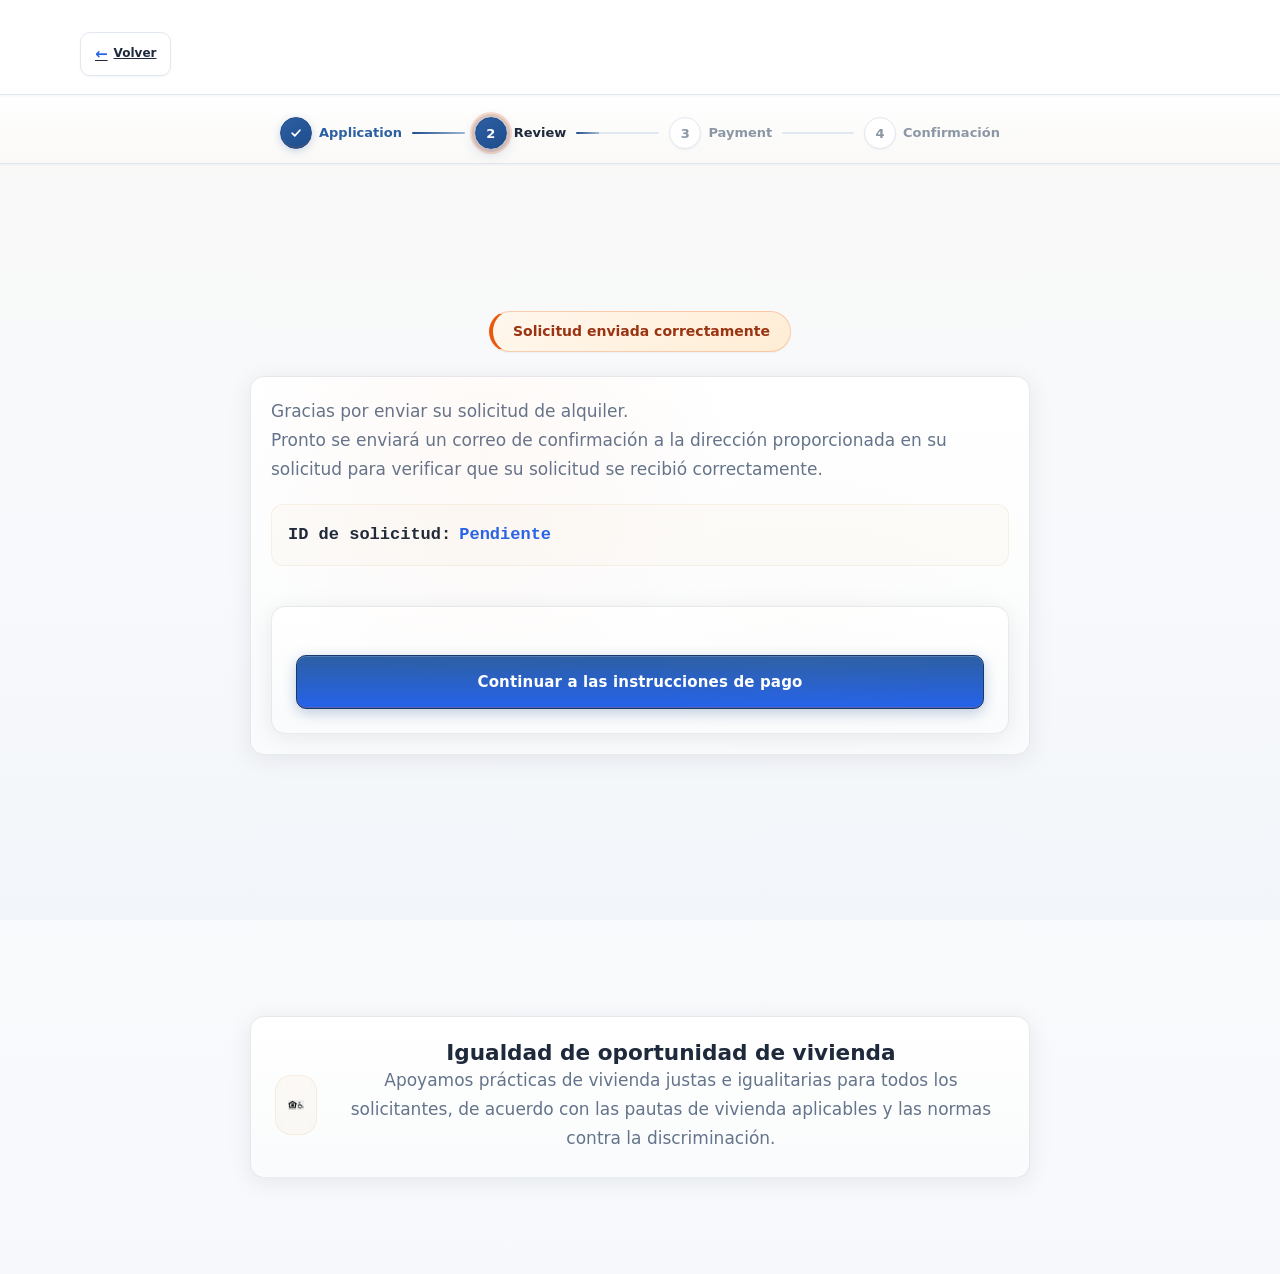
<file: application-received-es.html>
<!DOCTYPE html>
<html lang="es">
<head>
  <meta charset="UTF-8">
  <meta http-equiv="refresh" content="0; url=application-received.html?lang=es">
  <title>Redirecting…</title>
  <link rel="icon" href="image/favicon.svg" type="image/svg+xml">
  <link rel="icon" href="image/logo.png" type="image/png" sizes="512x512">
  <link rel="apple-touch-icon" href="image/apple-touch-icon.png">
  <meta property="og:image" content="https://privatepromanagement.com/image/og-share.png">
  <script>
    (function () {
      var q = location.search ? location.search + '&lang=es' : '?lang=es';
      if (location.search && /[?&]lang=/.test(location.search)) {
        q = location.search;
      }
      location.replace('application-received.html' + q);
    })();
  </script>
</head>
<body>
  <p><a href="application-received.html?lang=es">Continue</a></p>
</body>
</html>
</file>
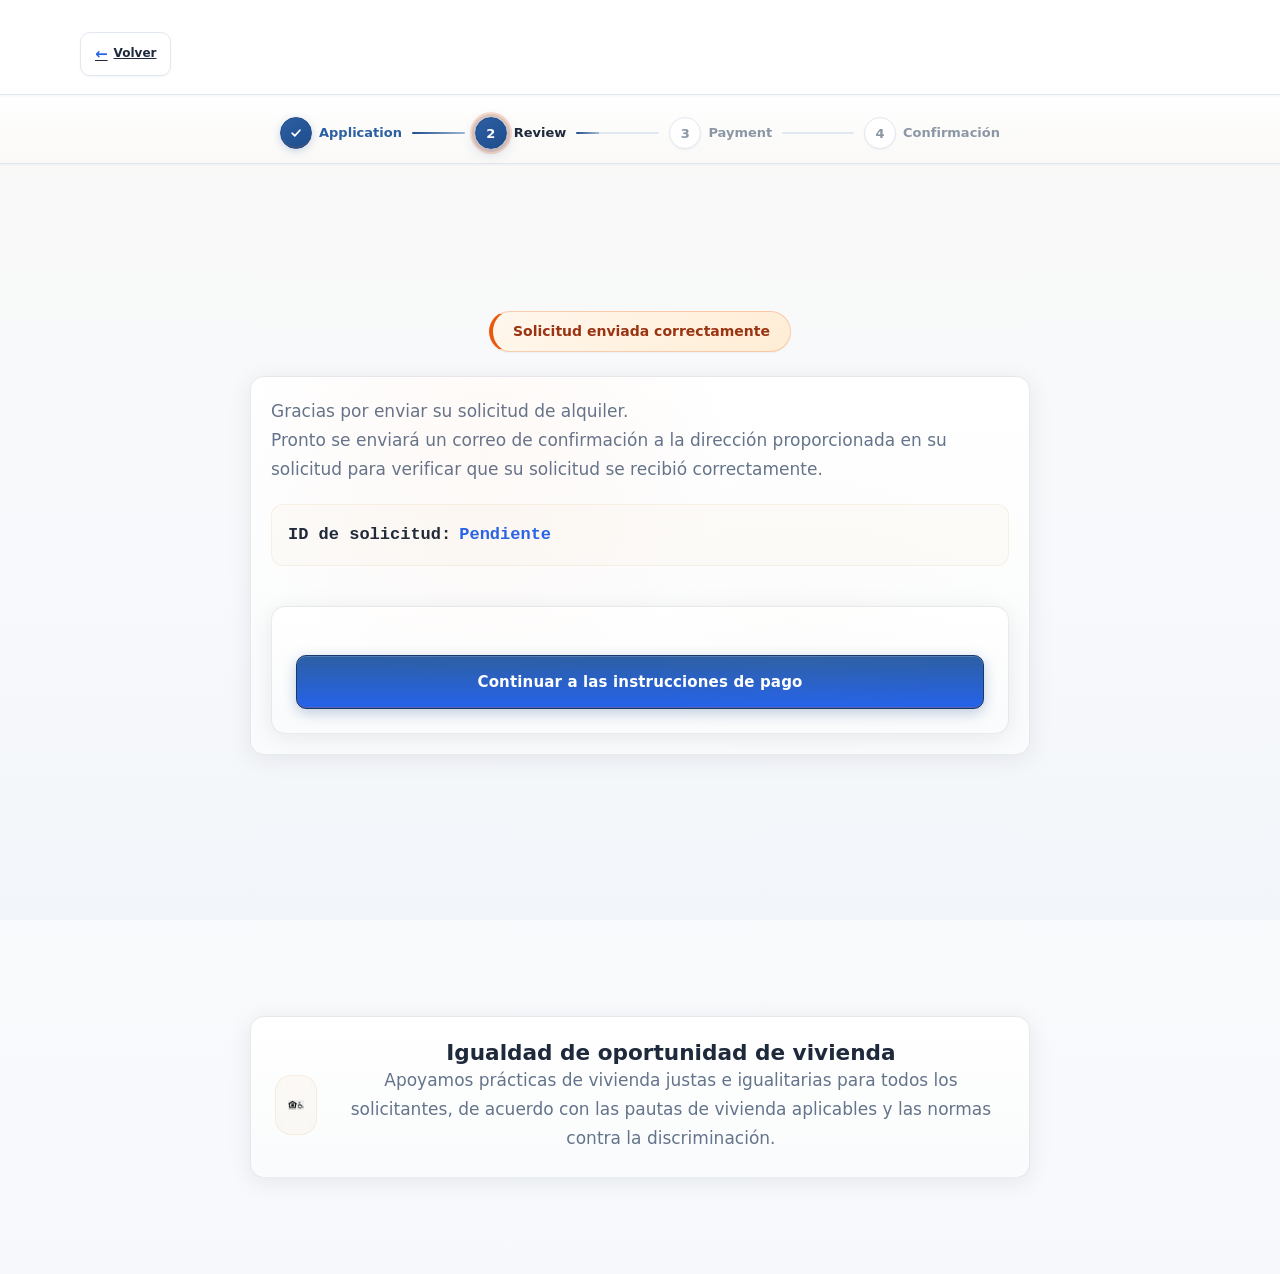
<file: application-received.html>
<!DOCTYPE html>
<html lang="en">
<head>
  <meta charset="UTF-8">
  <meta name="viewport" content="width=device-width, initial-scale=1.0, viewport-fit=cover">
  <meta name="description" content="Rental application received confirmation and private review status.">
  <title>Application Received | Property Management Group</title>
  <link rel="icon" href="image/favicon.svg" type="image/svg+xml">
  <link rel="icon" href="image/logo.png" type="image/png" sizes="512x512">
  <link rel="apple-touch-icon" href="image/apple-touch-icon.png">
  <meta property="og:type" content="website">
  <meta property="og:site_name" content="Property Management Group">
  <meta property="og:title" content="Application Received | Property Management Group">
  <meta property="og:description" content="Rental application received confirmation and private review status.">
  <meta property="og:image" content="https://privatepromanagement.com/image/og-share.png">
  <meta property="og:image:width" content="1200">
  <meta property="og:image:height" content="630">
  <meta name="twitter:card" content="summary_large_image">
  <meta name="twitter:title" content="Application Received | Property Management Group">
  <meta name="twitter:description" content="Rental application received confirmation and private review status.">
  <meta name="twitter:image" content="https://privatepromanagement.com/image/og-share.png">
  <link rel="stylesheet" href="style.css">
</head>
<body class="application-received-page">
  <header class="site-header back-nav">
    <div class="container header-inner">
      <a href="apply.html" class="back-button" id="applicationBackButton" aria-label="Back to Application">
        <span class="back-button-icon" aria-hidden="true">←</span>
        <span>Back</span>
      </a>
    </div>
  </header>

  <div class="apply-page-stepper-wrap apply-page-stepper-wrap--at-review" aria-label="Application progress overview">
    <p class="apply-page-stepper__status" aria-live="polite">
      <span class="sr-only">Step 2 of 4:</span> Review
    </p>
    <ol class="apply-page-stepper">
      <li class="apply-page-step is-done">
        <span class="apply-page-step__node">
          <span class="apply-page-step__marker" aria-hidden="true">
            <svg viewBox="0 0 14 14" fill="none" aria-hidden="true"><path d="M2.5 7.2L5.6 10.3L11.5 3.8" stroke="currentColor" stroke-width="2" stroke-linecap="round" stroke-linejoin="round"/></svg>
          </span>
          <span class="apply-page-step__label">Application</span>
        </span>
        <span class="apply-page-step__rail is-done" aria-hidden="true"></span>
      </li>
      <li class="apply-page-step is-active" aria-current="step">
        <span class="apply-page-step__node">
          <span class="apply-page-step__marker" aria-hidden="true">2</span>
          <span class="apply-page-step__label">Review</span>
        </span>
        <span class="apply-page-step__rail is-partial" aria-hidden="true"></span>
      </li>
      <li class="apply-page-step is-upcoming">
        <span class="apply-page-step__node">
          <span class="apply-page-step__marker" aria-hidden="true">3</span>
          <span class="apply-page-step__label">Payment</span>
        </span>
        <span class="apply-page-step__rail" aria-hidden="true"></span>
      </li>
      <li class="apply-page-step is-upcoming">
        <span class="apply-page-step__node">
          <span class="apply-page-step__marker" aria-hidden="true">4</span>
          <span class="apply-page-step__label">Confirmation</span>
        </span>
      </li>
    </ol>
  </div>

  <main>
    <section class="section received-section">
      <div class="container narrow">
        <!-- Status Badge -->
        <div class="status-badge">
          <span>Application Submitted Successfully</span>
        </div>

        <!-- Application Received Card -->
        <div class="confirmation-card">
          <p>Thank you for submitting your rental application.</p>
          <p>A confirmation email will be sent shortly to the email address provided in your application to verify that your application has been successfully received.</p>
          
          <div class="application-id">
            <strong>Application ID:</strong>
            <span id="application-id-value">Pending</span>
          </div>

          <div class="received-payment-ready">
            <div class="received-actions">
              <a
                id="payment-next-steps-link"
                class="button button-primary button-full"
                href="payment.html"
              >Continue to Payment Instructions</a>
            </div>
          </div>
        </div>


      </div>
    </section>

    <!-- Equal Housing Opportunity Section -->
    <section class="section ehc-section">
      <div class="container narrow">
        <div class="ehc-card">
          <div class="ehc-logo-placeholder">
            <img src="image/logo2.jpeg" alt="Equal Housing Opportunity Logo">
          </div>
          <div class="ehc-content">
            <h3>Equal Housing Opportunity</h3>
            <p>We support fair and equal housing practices for all applicants in accordance with applicable housing guidelines and nondiscrimination standards.</p>
          </div>
        </div>
      </div>
    </section>
  </main>

  <script src="i18n-extensions.js"></script>
  <script src="i18n-apply-form.js"></script>
  <script src="js/supabase-config.js"></script>
  <script src="js/supabase-api.js"></script>
  <script src="script.js"></script>
  <script>
    (function () {
      const idTarget = document.getElementById('application-id-value');
      if (!idTarget) {
        return;
      }

      const params = new URLSearchParams(window.location.search);
      const idFromUrl = params.get('applicationId');
      const tokenFromUrl = params.get('token');
      const languageFromUrl = params.get('lang');
      const supportedLanguages = ['en', 'es', 'zh', 'fr', 'ar'];
      const normalizeLanguage = (language) => {
        const value = String(language || '').toLowerCase().split('-')[0];
        return supportedLanguages.includes(value) ? value : 'en';
      };
      const storedId = window.sessionStorage.getItem('latestApplicationId') || window.localStorage.getItem('latestApplicationId');
      const applicationId = idFromUrl || storedId;
      const selectedLanguage = normalizeLanguage(languageFromUrl ||
        window.sessionStorage.getItem('latestApplicationLanguage') ||
        window.localStorage.getItem('latestApplicationLanguage') ||
        window.localStorage.getItem('site-language') ||
        document.documentElement.lang ||
        'en');

      if (applicationId) {
        idTarget.textContent = applicationId;
      }

      if (idFromUrl) {
        window.sessionStorage.setItem('latestApplicationId', idFromUrl);
        window.localStorage.setItem('latestApplicationId', idFromUrl);
      }

      if (tokenFromUrl) {
        window.sessionStorage.setItem('latestApplicationToken', tokenFromUrl);
        window.localStorage.setItem('latestApplicationToken', tokenFromUrl);
      }

      const storedToken = window.sessionStorage.getItem('latestApplicationToken') ||
        window.localStorage.getItem('latestApplicationToken') ||
        '';

      if (languageFromUrl) {
        window.sessionStorage.setItem('latestApplicationLanguage', selectedLanguage);
        window.localStorage.setItem('latestApplicationLanguage', selectedLanguage);
        window.localStorage.setItem('site-language', selectedLanguage);
      }

      if (!languageFromUrl && selectedLanguage) {
        window.sessionStorage.setItem('latestApplicationLanguage', selectedLanguage);
        window.localStorage.setItem('latestApplicationLanguage', selectedLanguage);
        window.localStorage.setItem('site-language', selectedLanguage);
      }

      const backButton = document.getElementById('applicationBackButton');
      if (backButton) {
        backButton.href = selectedLanguage === 'en' ? 'apply.html' : `apply.html?lang=${encodeURIComponent(selectedLanguage)}`;
        backButton.dataset.fallbackHome = backButton.href;
      }

      const paymentLink = document.getElementById('payment-next-steps-link');

      const buildPaymentUrl = () => {
        const params = new URLSearchParams();
        if (applicationId) {
          params.set('applicationId', applicationId);
        }
        if (storedToken) {
          params.set('token', storedToken);
        }
        if (selectedLanguage && selectedLanguage !== 'en') {
          params.set('lang', selectedLanguage);
        }
        const query = params.toString();
        return query ? `payment.html?${query}` : 'payment.html';
      };

      if (paymentLink) {
        paymentLink.href = buildPaymentUrl();
      }

      try {
        const emailStatusRaw = window.sessionStorage.getItem('applicationEmailStatus');
        if (emailStatusRaw) {
          const emailStatus = JSON.parse(emailStatusRaw);
          const confirmationParagraph = document.querySelector('.confirmation-card p:nth-of-type(2)');

          if (emailStatus.applicant !== 'sent' && confirmationParagraph) {
            confirmationParagraph.insertAdjacentHTML(
              'afterend',
              '<p class="form-status is-error" role="status">We saved your application, but the confirmation email could not be sent automatically. Please call 302 279 4130 if you do not receive it soon.</p>'
            );
          }

          window.sessionStorage.removeItem('applicationEmailStatus');
        }
      } catch (error) {
        console.warn('Could not read application email status:', error);
      }

      if (window.PPM_I18N && typeof window.PPM_I18N.applyLanguage === 'function') {
        window.PPM_I18N.applyLanguage(selectedLanguage);
      }
    })();
  </script>
</body>
</html>
</file>
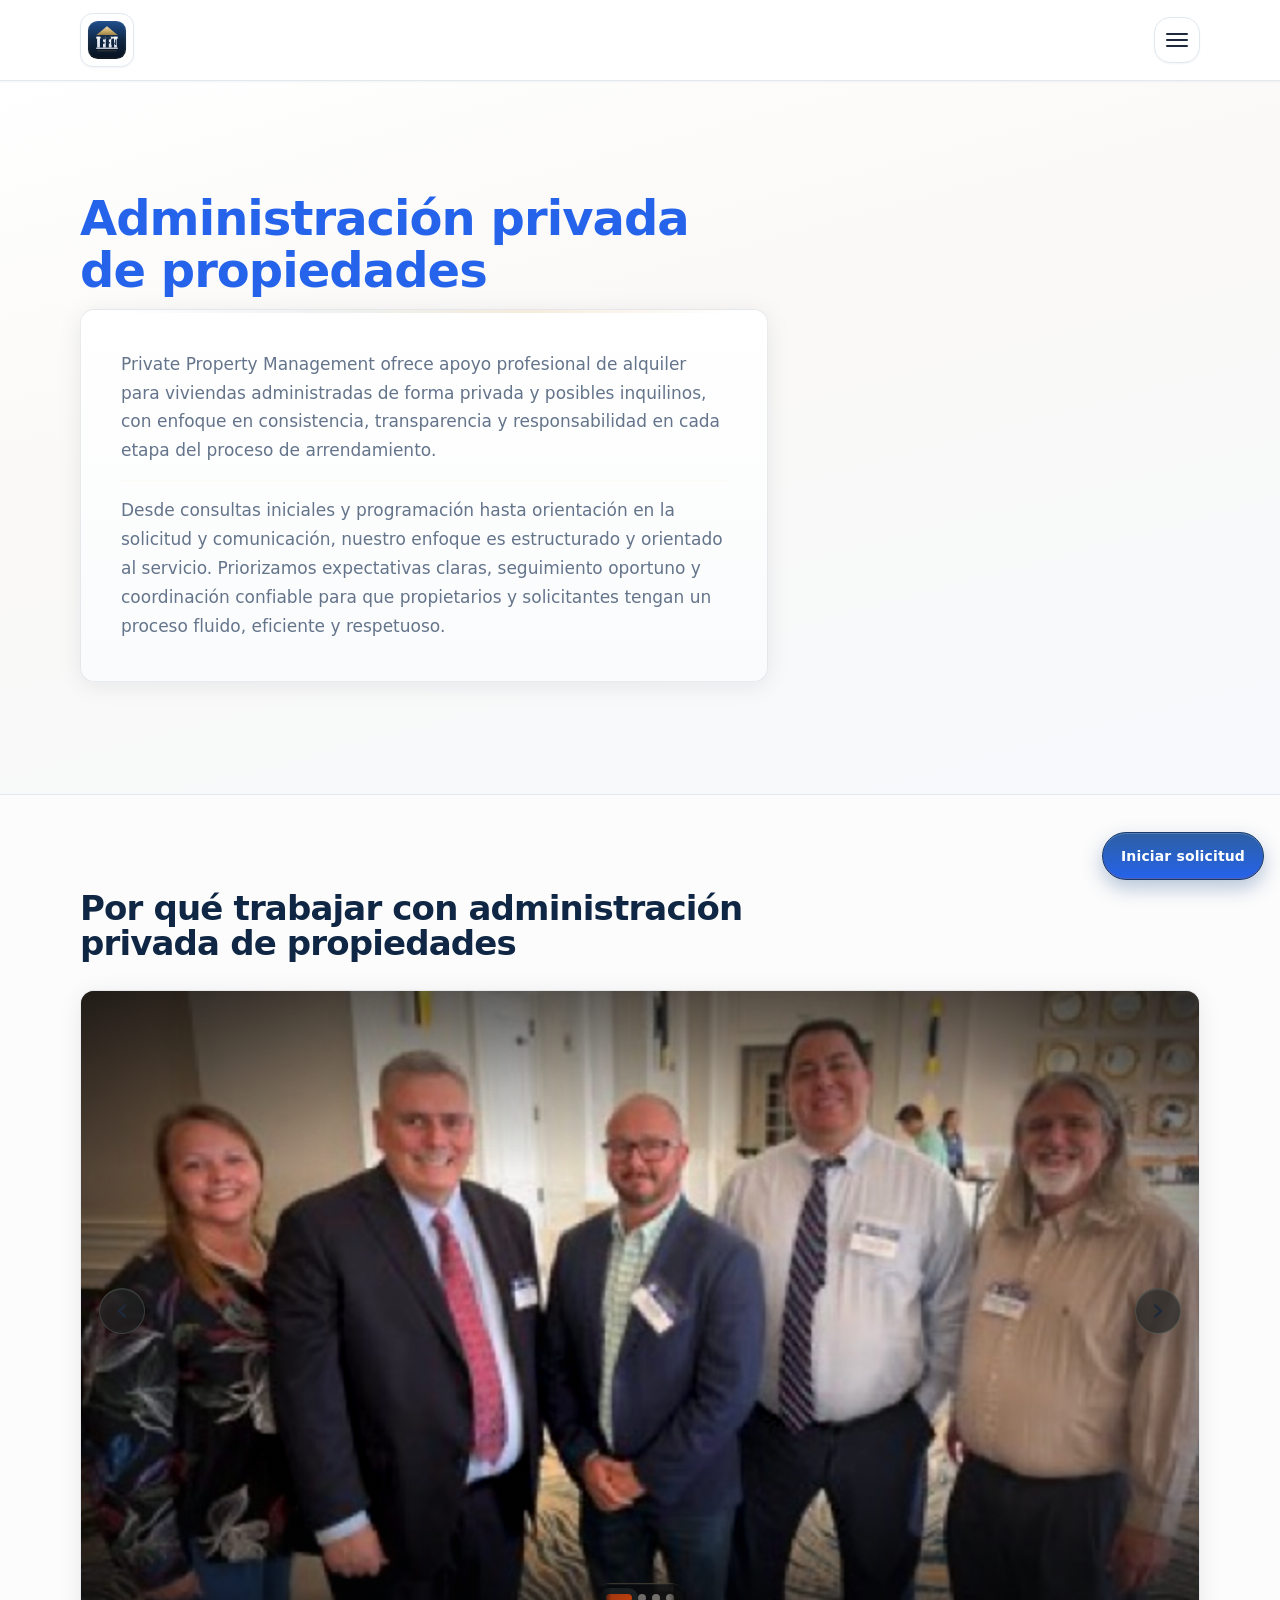
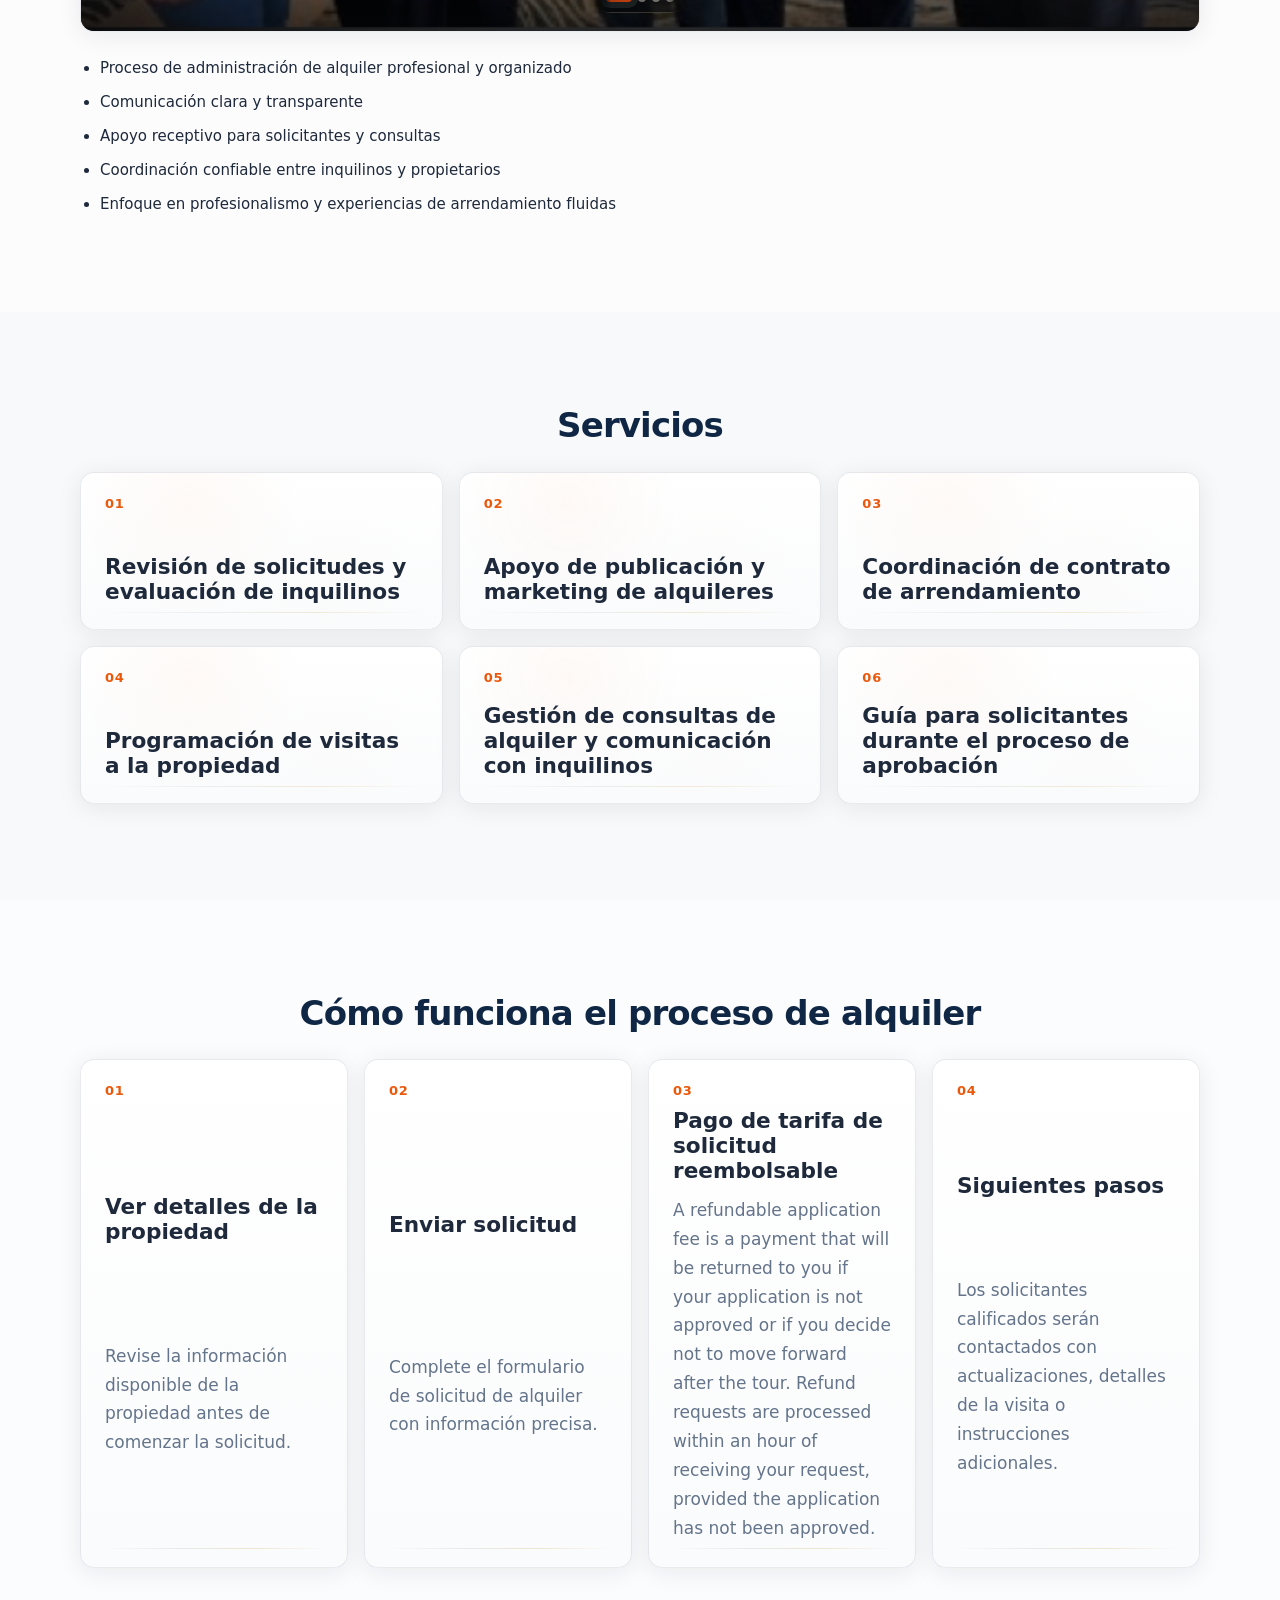
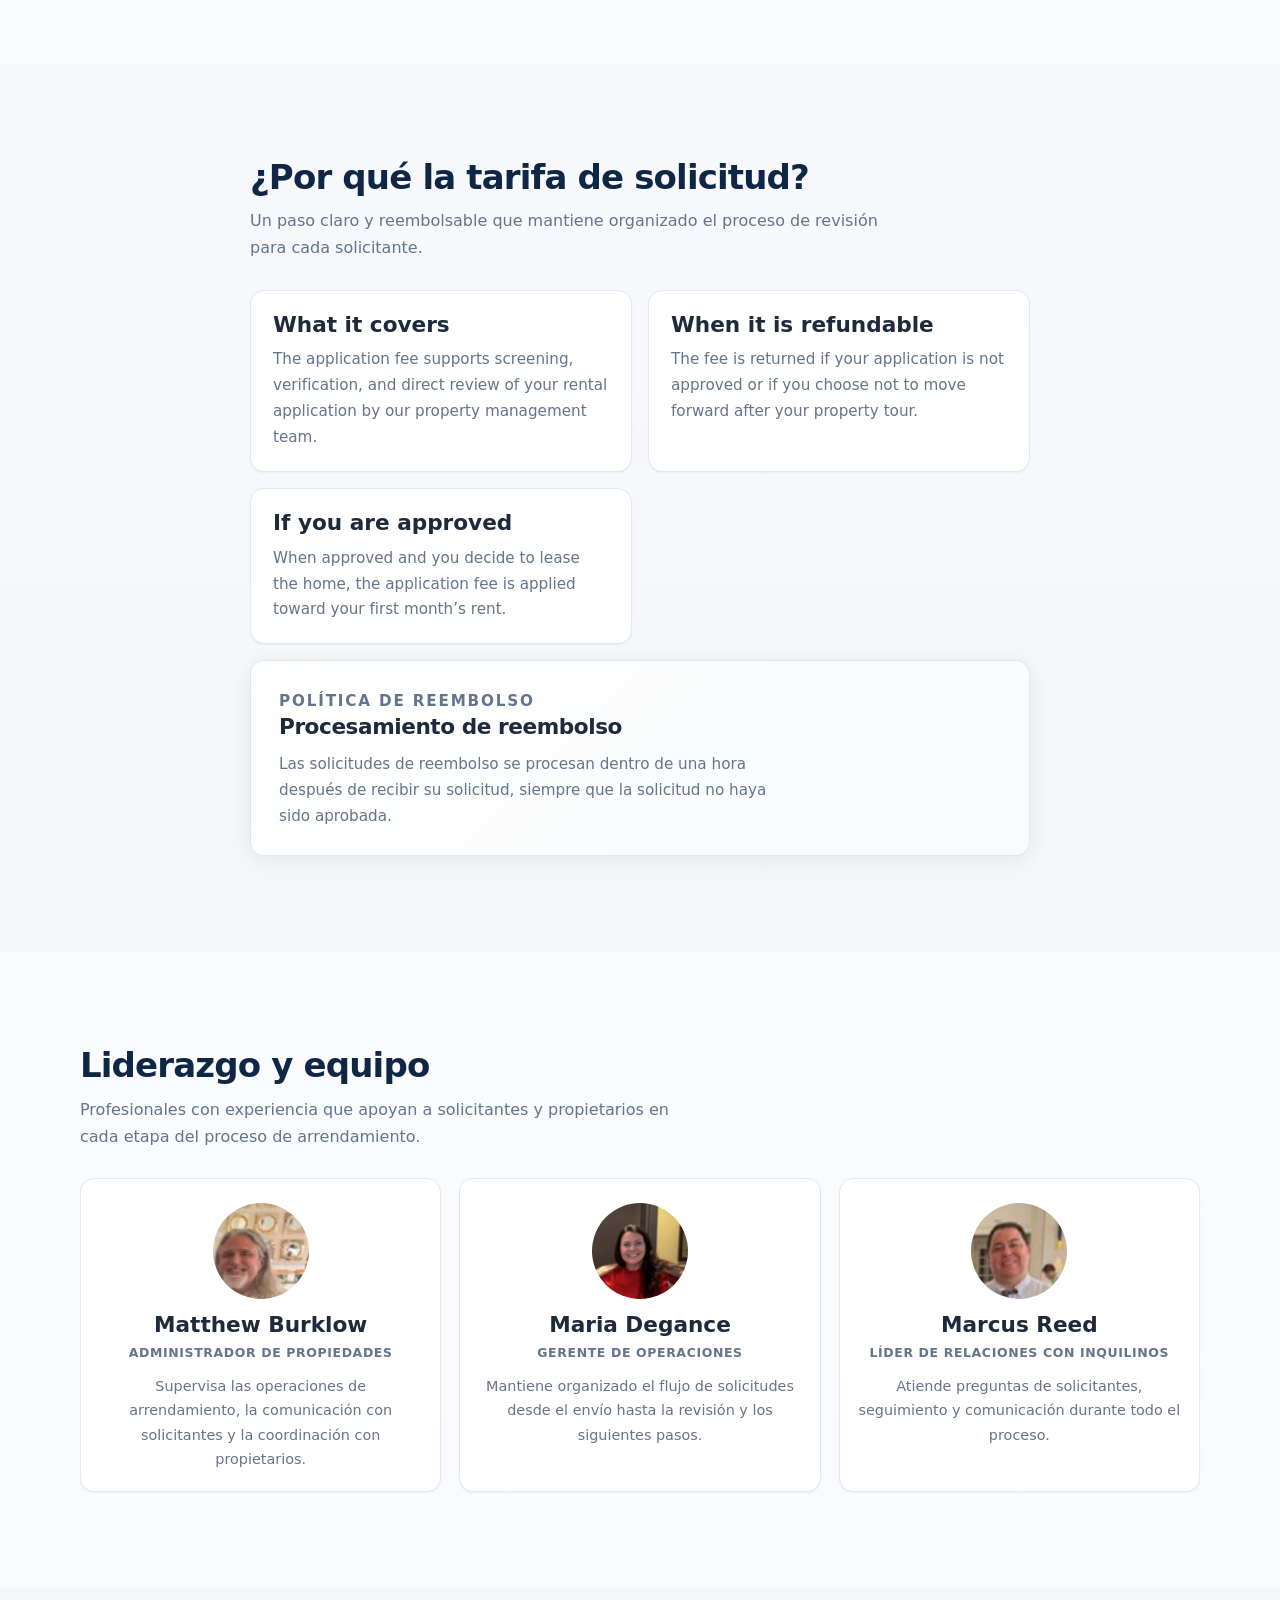
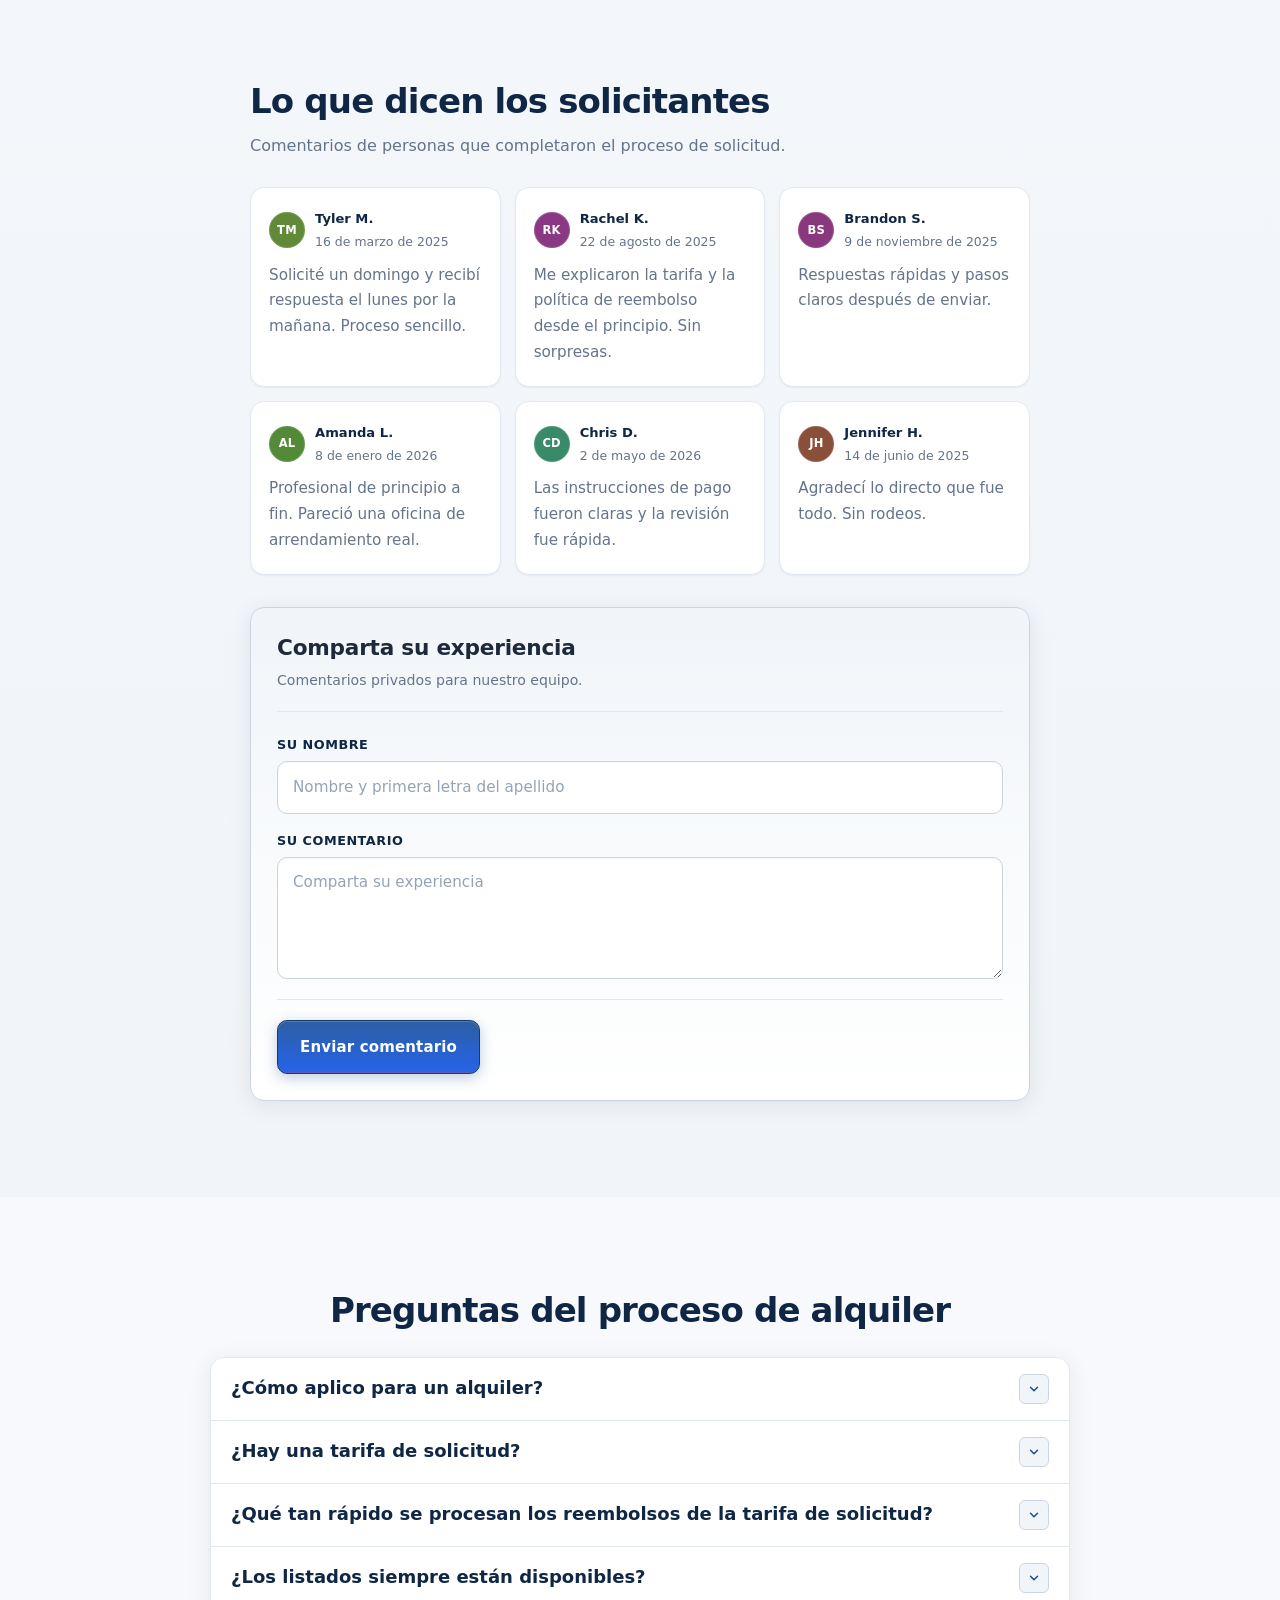
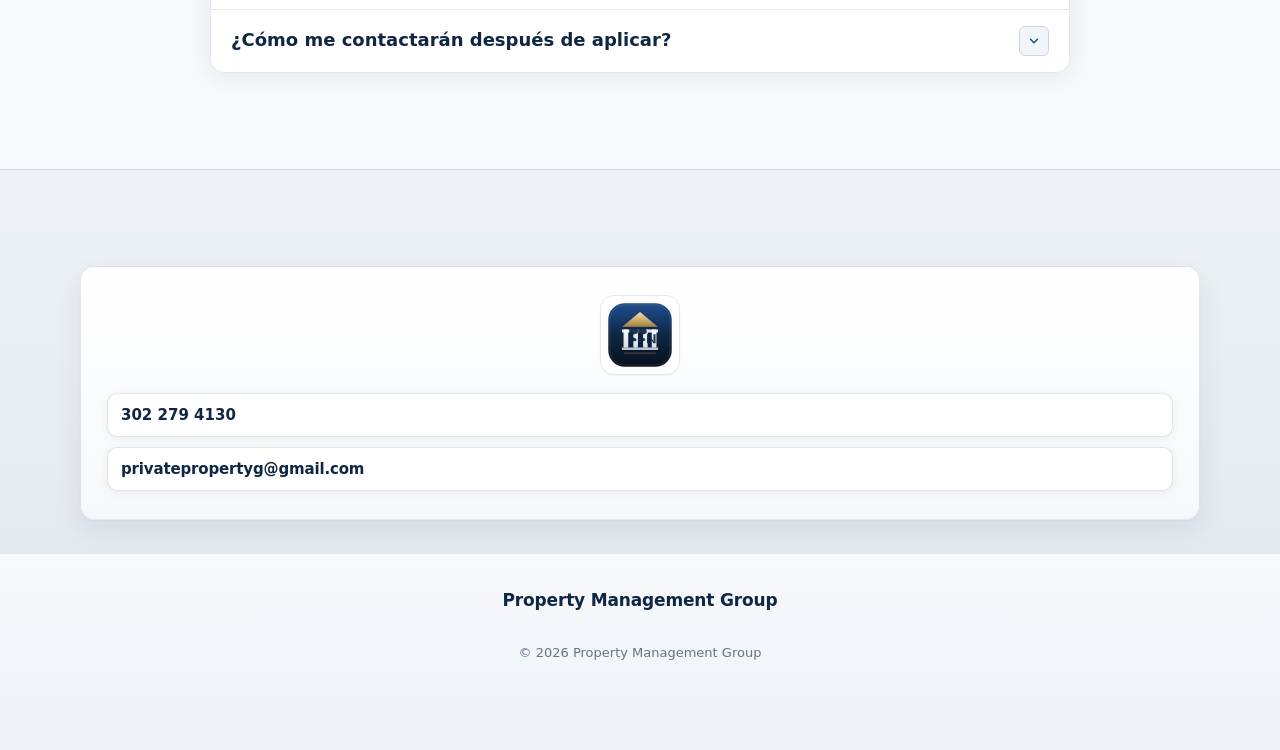
<file: es.html>
<!DOCTYPE html>
<html lang="es">
<head>
  <meta charset="UTF-8">
  <meta http-equiv="refresh" content="0; url=index.html?lang=es">
  <title>Redirecting…</title>
  <link rel="icon" href="image/favicon.svg" type="image/svg+xml">
  <link rel="icon" href="image/logo.png" type="image/png" sizes="512x512">
  <link rel="apple-touch-icon" href="image/apple-touch-icon.png">
  <meta property="og:image" content="https://privatepromanagement.com/image/og-share.png">
  <script>location.replace('index.html?lang=es' + (location.hash || ''));</script>
</head>
<body>
  <p><a href="index.html?lang=es">Continue to homepage</a></p>
</body>
</html>
</file>
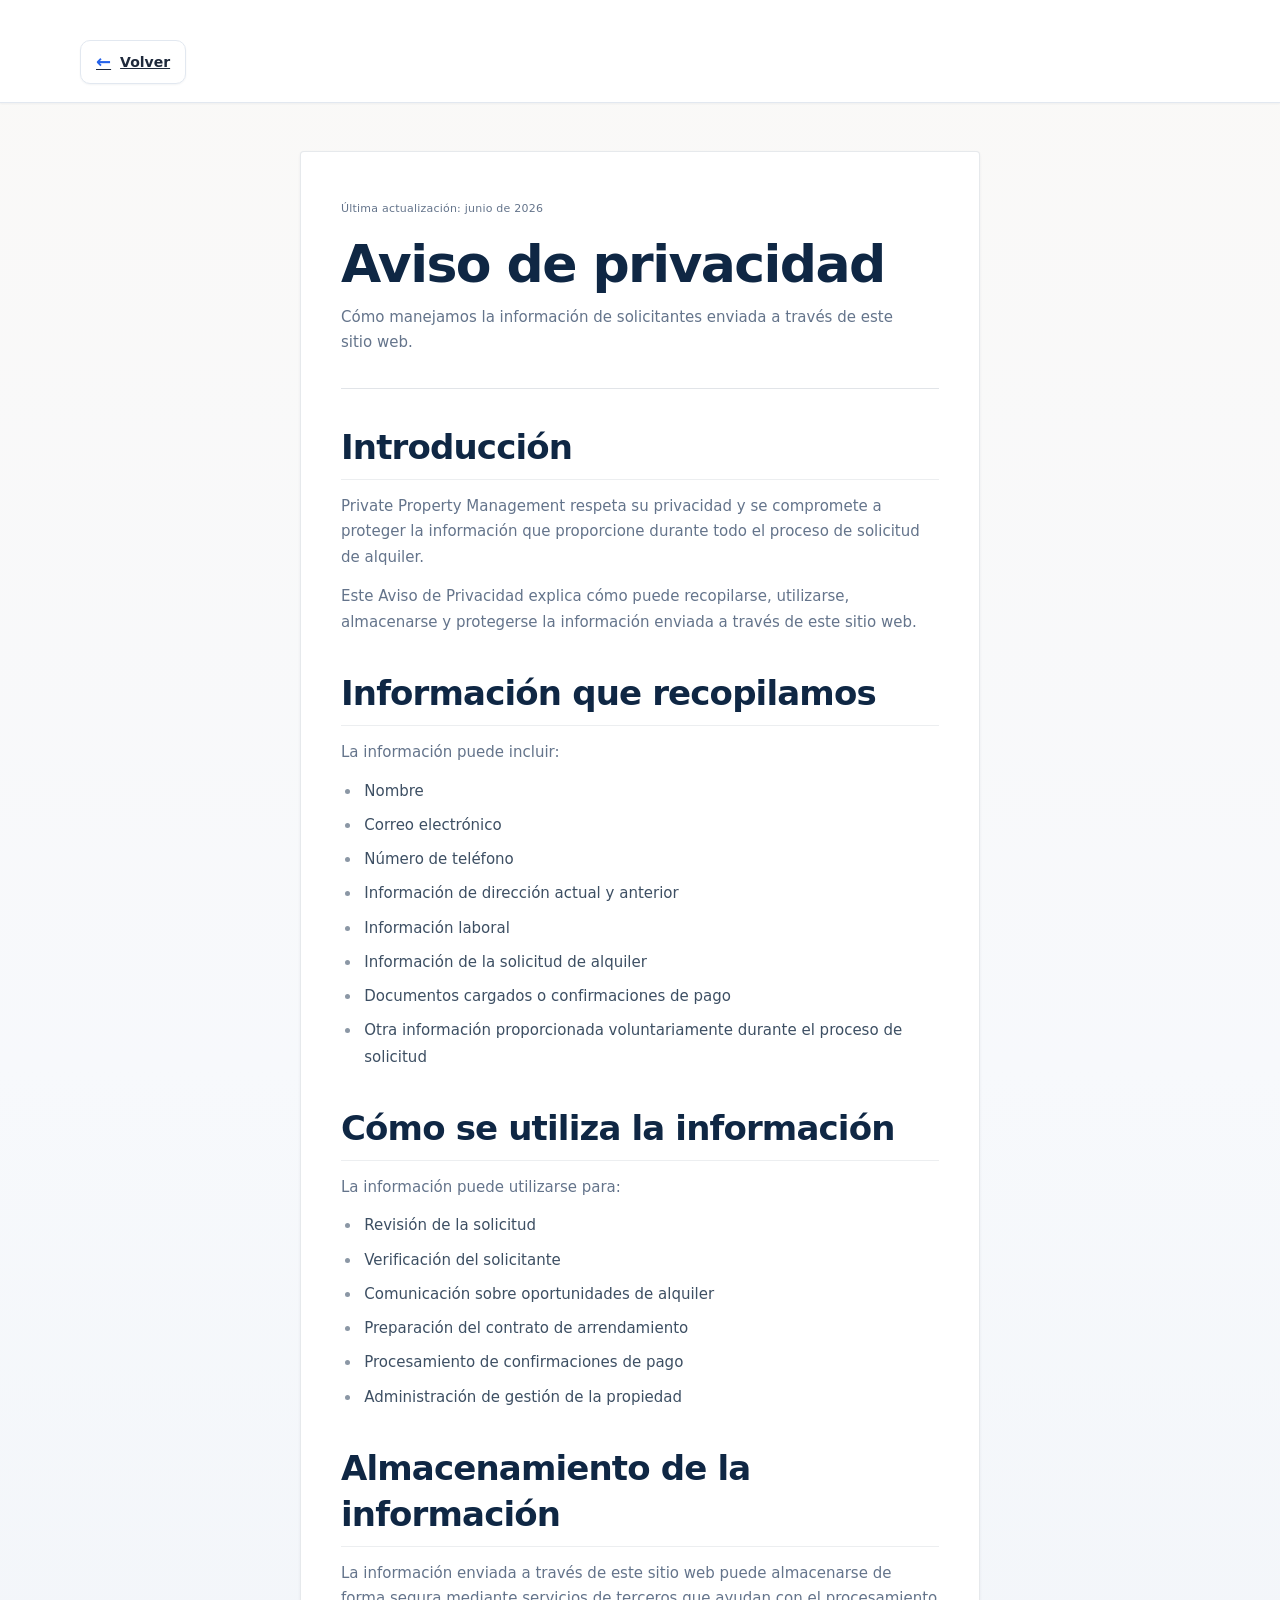
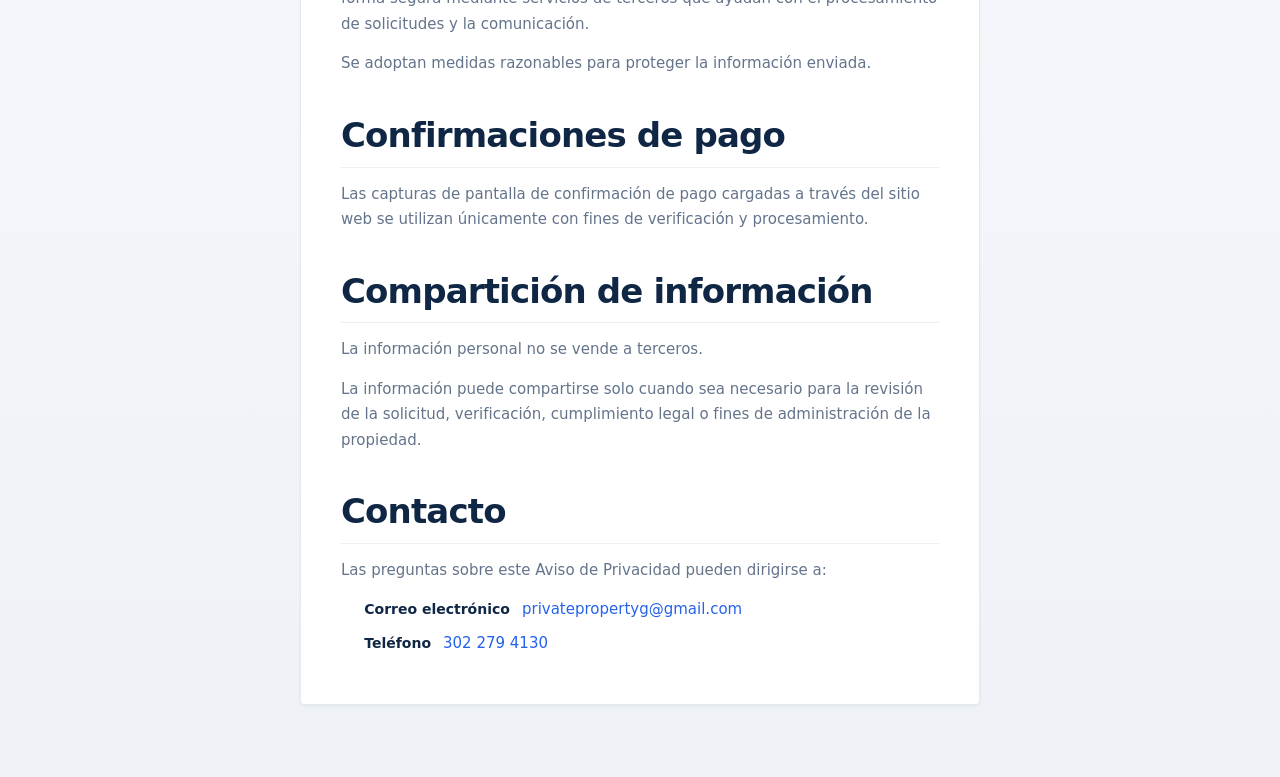
<file: privacy-notice.html>
<!DOCTYPE html>
<html lang="en">
<head>
  <meta charset="UTF-8">
  <meta name="viewport" content="width=device-width, initial-scale=1.0, viewport-fit=cover">
  <meta name="description" content="Privacy notice for rental applicants using the Private Property Management website.">
  <title>Privacy Notice | Property Management Group</title>
  <link rel="icon" href="image/favicon.svg" type="image/svg+xml">
  <link rel="icon" href="image/logo.png" type="image/png" sizes="512x512">
  <link rel="apple-touch-icon" href="image/apple-touch-icon.png">
  <meta property="og:type" content="website">
  <meta property="og:site_name" content="Property Management Group">
  <meta property="og:title" content="Privacy Notice | Property Management Group">
  <meta property="og:description" content="Privacy notice for rental applicants using the Private Property Management website.">
  <meta property="og:image" content="https://privatepromanagement.com/image/og-share.png">
  <meta property="og:image:width" content="1200">
  <meta property="og:image:height" content="630">
  <meta name="twitter:card" content="summary_large_image">
  <meta name="twitter:title" content="Privacy Notice | Property Management Group">
  <meta name="twitter:description" content="Privacy notice for rental applicants using the Private Property Management website.">
  <meta name="twitter:image" content="https://privatepromanagement.com/image/og-share.png">
  <link rel="stylesheet" href="style.css">
</head>
<body class="privacy-notice-page">
  <header class="site-header back-nav privacy-notice-page__header">
    <div class="container header-inner">
      <a href="apply.html" class="back-button" id="privacyBackButton" data-fallback-home="apply.html" aria-label="Back to Application">
        <span class="back-button-icon" aria-hidden="true">←</span>
        <span>Back</span>
      </a>
    </div>
  </header>

  <main class="privacy-main">
    <div class="container privacy-document-wrap">
      <article class="privacy-document">
        <header class="privacy-document__header">
          <p class="privacy-document__updated">Last Updated: June 2026</p>
          <h1 class="privacy-document__title">Privacy Notice</h1>
          <p class="privacy-document__lead">How we handle applicant information submitted through this website.</p>
        </header>

        <div class="privacy-document__body">
          <section class="privacy-document__section" aria-labelledby="privacy-intro-heading">
            <h2 id="privacy-intro-heading">Introduction</h2>
            <p>Private Property Management respects your privacy and is committed to protecting the information you provide throughout the rental application process.</p>
            <p>This Privacy Notice explains how information submitted through this website may be collected, used, stored, and protected.</p>
          </section>

          <section class="privacy-document__section" aria-labelledby="privacy-collect-heading">
            <h2 id="privacy-collect-heading">Information We Collect</h2>
            <p>Information may include:</p>
            <ul>
              <li>Name</li>
              <li>Email address</li>
              <li>Phone number</li>
              <li>Current and previous address information</li>
              <li>Employment information</li>
              <li>Rental application information</li>
              <li>Uploaded documents or payment confirmations</li>
              <li>Other information voluntarily provided during the application process</li>
            </ul>
          </section>

          <section class="privacy-document__section" aria-labelledby="privacy-use-heading">
            <h2 id="privacy-use-heading">How Information Is Used</h2>
            <p>Information may be used for:</p>
            <ul>
              <li>Application review</li>
              <li>Applicant verification</li>
              <li>Communication regarding rental opportunities</li>
              <li>Lease preparation</li>
              <li>Payment confirmation processing</li>
              <li>Property management administration</li>
            </ul>
          </section>

          <section class="privacy-document__section" aria-labelledby="privacy-storage-heading">
            <h2 id="privacy-storage-heading">Information Storage</h2>
            <p>Information submitted through this website may be stored securely using third-party services that assist with application processing and communication.</p>
            <p>Reasonable measures are taken to protect submitted information.</p>
          </section>

          <section class="privacy-document__section" aria-labelledby="privacy-payment-heading">
            <h2 id="privacy-payment-heading">Payment Confirmations</h2>
            <p>Payment confirmation screenshots uploaded through the website are used solely for verification and processing purposes.</p>
          </section>

          <section class="privacy-document__section" aria-labelledby="privacy-sharing-heading">
            <h2 id="privacy-sharing-heading">Information Sharing</h2>
            <p>Personal information is not sold to third parties.</p>
            <p>Information may be shared only when necessary for application review, verification, legal compliance, or property management purposes.</p>
          </section>

          <section class="privacy-document__section privacy-document__section--contact" aria-labelledby="privacy-contact-heading">
            <h2 id="privacy-contact-heading">Contact</h2>
            <p>Questions regarding this Privacy Notice may be directed to:</p>
            <ul class="privacy-document__contact">
              <li>
                <span class="privacy-document__contact-label">Email</span>
                <a href="mailto:privatepropertyg@gmail.com" dir="ltr">privatepropertyg@gmail.com</a>
              </li>
              <li>
                <span class="privacy-document__contact-label">Phone</span>
                <a href="tel:+13022794130" dir="ltr">302 279 4130</a>
              </li>
            </ul>
          </section>
        </div>
      </article>
    </div>
  </main>

  <script src="i18n-extensions.js"></script>
  <script src="i18n-privacy-notice.js"></script>
  <script src="script.js"></script>
</body>
</html>
</file>
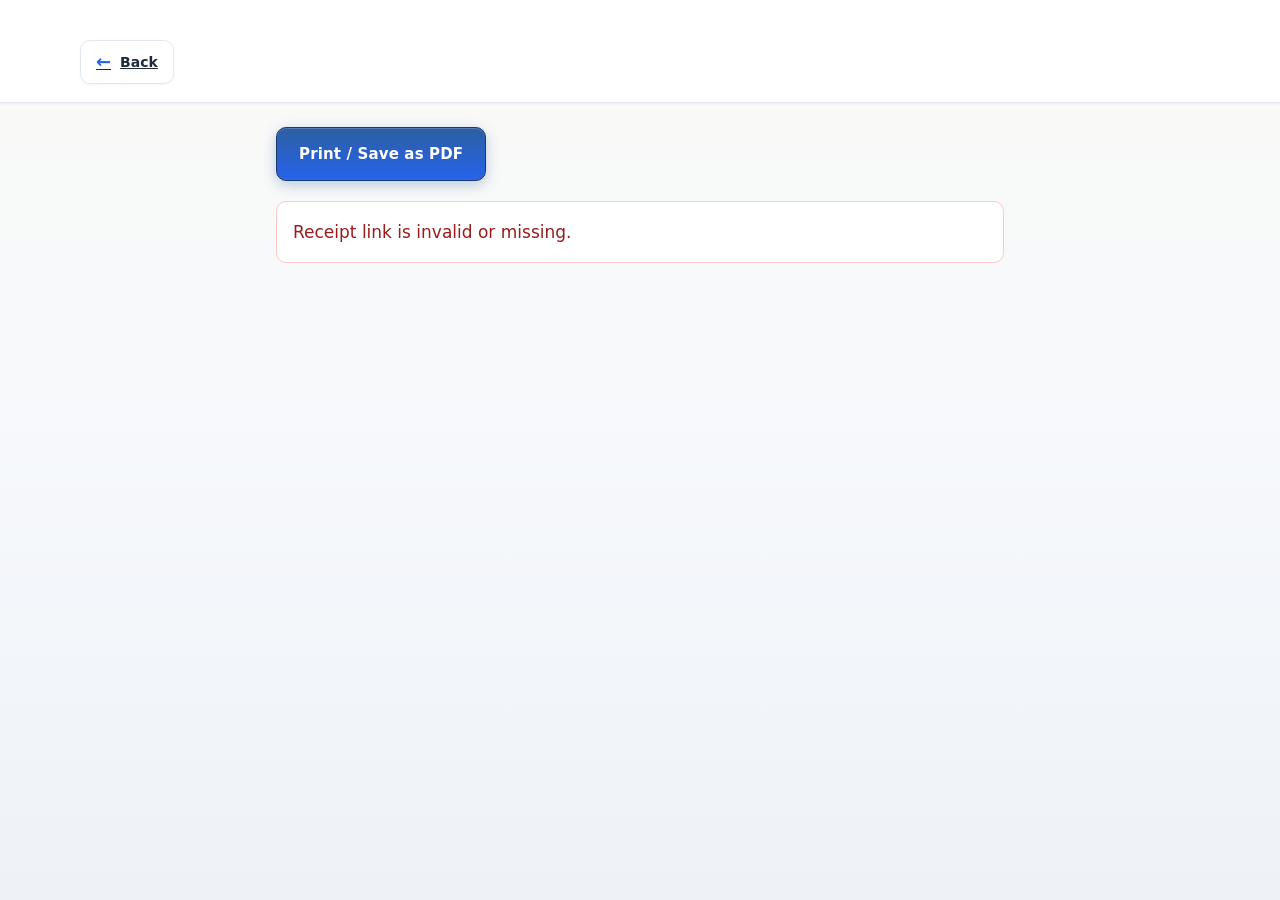
<file: receipt.html>
<!DOCTYPE html>
<html lang="en">
<head>
  <meta charset="UTF-8">
  <meta name="viewport" content="width=device-width, initial-scale=1.0, viewport-fit=cover">
  <meta name="robots" content="noindex, nofollow">
  <title>Payment Receipt | Property Management Group</title>
  <link rel="icon" href="image/favicon.svg" type="image/svg+xml">
  <link rel="stylesheet" href="style.css">
  <style>
    body.receipt-page {
      background: #f4f6fb;
      color: #0f172a;
    }

    .receipt-wrap {
      max-width: 760px;
      margin: 0 auto;
      padding: 24px 16px 48px;
    }

    .receipt-toolbar {
      display: flex;
      gap: 12px;
      flex-wrap: wrap;
      margin-bottom: 20px;
    }

    .receipt-sheet {
      position: relative;
      overflow: hidden;
      background: #fff;
      border: 1px solid #dbe3f0;
      border-radius: 12px;
      padding: 32px 28px;
      box-shadow: 0 10px 30px rgba(15, 23, 42, 0.08);
    }

    .receipt-watermark {
      position: absolute;
      inset: 0;
      display: grid;
      place-items: center;
      pointer-events: none;
      font-size: clamp(2rem, 8vw, 4.5rem);
      font-weight: 800;
      letter-spacing: 0.08em;
      color: rgba(148, 163, 184, 0.22);
      transform: rotate(-24deg);
      text-align: center;
      line-height: 1.1;
      padding: 16px;
    }

    .receipt-header {
      display: flex;
      justify-content: space-between;
      gap: 16px;
      align-items: flex-start;
      border-bottom: 1px solid #e2e8f0;
      padding-bottom: 18px;
      margin-bottom: 20px;
    }

    .receipt-brand img {
      width: 56px;
      height: 56px;
      object-fit: contain;
    }

    .receipt-brand h1 {
      margin: 8px 0 0;
      font-size: 1.25rem;
    }

    .receipt-meta {
      text-align: right;
      font-size: 0.92rem;
      color: #475569;
    }

    .receipt-title {
      margin: 0 0 8px;
      font-size: 1.5rem;
    }

    .receipt-notice {
      margin: 0 0 20px;
      padding: 12px 14px;
      border-radius: 8px;
      background: #fff7ed;
      border: 1px solid #fed7aa;
      color: #9a3412;
      font-size: 0.95rem;
      line-height: 1.5;
    }

    .receipt-grid {
      display: grid;
      gap: 10px;
    }

    .receipt-row {
      display: grid;
      grid-template-columns: minmax(140px, 190px) 1fr;
      gap: 10px 16px;
      font-size: 0.98rem;
      line-height: 1.45;
    }

    .receipt-row dt {
      margin: 0;
      color: #64748b;
      font-weight: 600;
    }

    .receipt-row dd {
      margin: 0;
      overflow-wrap: anywhere;
    }

    .receipt-status {
      display: inline-block;
      padding: 4px 10px;
      border-radius: 999px;
      font-size: 0.82rem;
      font-weight: 700;
      letter-spacing: 0.04em;
      text-transform: uppercase;
    }

    .receipt-status--pending {
      background: #fef3c7;
      color: #92400e;
    }

    .receipt-status--paid {
      background: #dcfce7;
      color: #166534;
    }

    .receipt-status--rejected {
      background: #fee2e2;
      color: #991b1b;
    }

    .receipt-paid-banner {
      display: none;
      margin: 0 0 16px;
      padding: 12px 14px;
      border-radius: 8px;
      background: #ecfdf5;
      border: 1px solid #86efac;
      color: #166534;
      font-weight: 700;
      text-align: center;
      letter-spacing: 0.06em;
    }

    .receipt-sheet.is-paid .receipt-watermark,
    .receipt-sheet.is-paid .receipt-notice {
      display: none;
    }

    .receipt-sheet.is-paid .receipt-paid-banner {
      display: block;
    }

    .receipt-error {
      background: #fff;
      border: 1px solid #fecaca;
      color: #991b1b;
      border-radius: 10px;
      padding: 16px;
    }

    @media print {
      body.receipt-page {
        background: #fff;
      }

      .receipt-toolbar,
      .site-header {
        display: none !important;
      }

      .receipt-wrap {
        padding: 0;
        max-width: none;
      }

      .receipt-sheet {
        box-shadow: none;
        border: none;
        border-radius: 0;
        padding: 0;
      }
    }
  </style>
</head>
<body class="receipt-page simple-flow-page">
  <header class="site-header back-nav">
    <div class="container header-inner">
      <a href="index.html" class="back-button" id="receiptBackButton" aria-label="Back to home">
        <span class="back-button-icon" aria-hidden="true">←</span>
        <span>Back</span>
      </a>
    </div>
  </header>

  <main class="receipt-wrap">
    <div class="receipt-toolbar">
      <button type="button" class="button button-primary" id="printReceiptBtn">Print / Save as PDF</button>
    </div>

    <aside class="delivery-notice" id="receiptDeliveryNotice" role="note" aria-label="Receipt email delivery" hidden>
      <p class="delivery-notice__title" id="receiptDeliveryTitle">About your receipt email</p>
      <p id="receiptDeliveryBody">When your payment is verified, we email a link to this receipt. If it does not arrive within a few minutes, check your Spam or Promotions folder and mark the message as Not spam.</p>
    </aside>

    <div id="receiptError" class="receipt-error" hidden></div>

    <article class="receipt-sheet" id="receiptSheet" hidden>
      <div class="receipt-watermark" id="receiptWatermark">PENDING VERIFICATION</div>
      <header class="receipt-header">
        <div class="receipt-brand">
          <img src="image/logo.png" alt="Property Management Group">
          <h1>Property Management Group</h1>
        </div>
        <div class="receipt-meta">
          <div><strong>Receipt</strong></div>
          <div id="receiptNumberMeta">—</div>
        </div>
      </header>

      <h2 class="receipt-title">Payment proof submitted</h2>
      <p class="receipt-paid-banner" id="receiptPaidBanner">PAYMENT RECEIVED / PAID</p>
      <p class="receipt-notice" id="receiptPendingNotice">
        This document confirms submission of payment evidence and does not confirm cleared funds.
      </p>

      <dl class="receipt-grid">
        <div class="receipt-row">
          <dt>Applicant</dt>
          <dd id="receiptApplicant">—</dd>
        </div>
        <div class="receipt-row">
          <dt>Property</dt>
          <dd id="receiptProperty">—</dd>
        </div>
        <div class="receipt-row">
          <dt>Application ID</dt>
          <dd id="receiptApplicationId">—</dd>
        </div>
        <div class="receipt-row">
          <dt>Receipt number</dt>
          <dd id="receiptNumber">—</dd>
        </div>
        <div class="receipt-row">
          <dt>Amount</dt>
          <dd id="receiptAmount">Pending verification</dd>
        </div>
        <div class="receipt-row">
          <dt>Submitted</dt>
          <dd id="receiptSubmittedAt">—</dd>
        </div>
        <div class="receipt-row">
          <dt>Status</dt>
          <dd><span class="receipt-status receipt-status--pending" id="receiptStatus">Pending</span></dd>
        </div>
      </dl>
    </article>
  </main>

  <script src="js/supabase-config.js"></script>
  <script src="js/supabase-api.js"></script>
  <script>
    (async function () {
      const params = new URLSearchParams(window.location.search);
      const token = params.get('token');
      const errorBox = document.getElementById('receiptError');
      const sheet = document.getElementById('receiptSheet');
      const printBtn = document.getElementById('printReceiptBtn');

      function showError(message) {
        if (errorBox) {
          errorBox.textContent = message;
          errorBox.hidden = false;
        }
        if (sheet) {
          sheet.hidden = true;
        }
      }

      function formatDate(value) {
        if (!value) return '—';
        try {
          return new Intl.DateTimeFormat(undefined, {
            dateStyle: 'medium',
            timeStyle: 'short'
          }).format(new Date(value));
        } catch (error) {
          return value;
        }
      }

      function showDeliveryNotice(title, body) {
        const notice = document.getElementById('receiptDeliveryNotice');
        const titleNode = document.getElementById('receiptDeliveryTitle');
        const bodyNode = document.getElementById('receiptDeliveryBody');
        if (!notice || !titleNode || !bodyNode) return;
        titleNode.textContent = title;
        bodyNode.textContent = body;
        notice.hidden = false;
      }

      if (!token) {
        showError('Receipt link is invalid or missing.');
        return;
      }

      if (!window.PPM_SUPABASE?.isConfigured?.()) {
        showError('Receipt service is not configured.');
        return;
      }

      try {
        const receipt = await window.PPM_SUPABASE.getReceiptByToken(token);
        const status = String(receipt.status || 'pending').toLowerCase();

        document.getElementById('receiptApplicant').textContent = receipt.applicant_name || '—';
        document.getElementById('receiptProperty').textContent = receipt.property_address || '—';
        document.getElementById('receiptApplicationId').textContent = receipt.application_id || '—';
        document.getElementById('receiptNumber').textContent = receipt.receipt_number || '—';
        document.getElementById('receiptNumberMeta').textContent = receipt.receipt_number || '—';
        document.getElementById('receiptSubmittedAt').textContent = formatDate(receipt.submitted_at);
        document.getElementById('receiptAmount').textContent =
          receipt.amount_display || 'Pending verification';

        const statusNode = document.getElementById('receiptStatus');
        statusNode.textContent = status;
        statusNode.className = 'receipt-status';

        if (status === 'paid') {
          sheet.classList.add('is-paid');
          statusNode.classList.add('receipt-status--paid');
          document.getElementById('receiptWatermark').hidden = true;
          showDeliveryNotice(
            'Confirmation email sent',
            'We emailed a link to this receipt. If you cannot find it, check your Spam or Promotions folder and mark it as Not spam. You can always return to this page from your browser.'
          );
        } else if (status === 'rejected') {
          statusNode.classList.add('receipt-status--rejected');
        } else {
          statusNode.classList.add('receipt-status--pending');
          showDeliveryNotice(
            'About your receipt email',
            'After verification, we will email a link to your updated receipt. If it does not arrive within a few minutes, check Spam or Promotions and mark the message as Not spam.'
          );
        }

        sheet.hidden = false;
      } catch (error) {
        showError('Could not load this receipt. Please use the link from your confirmation email or page.');
        console.warn(error);
      }

      if (printBtn) {
        printBtn.addEventListener('click', () => window.print());
      }
    })();
  </script>
</body>
</html>
</file>
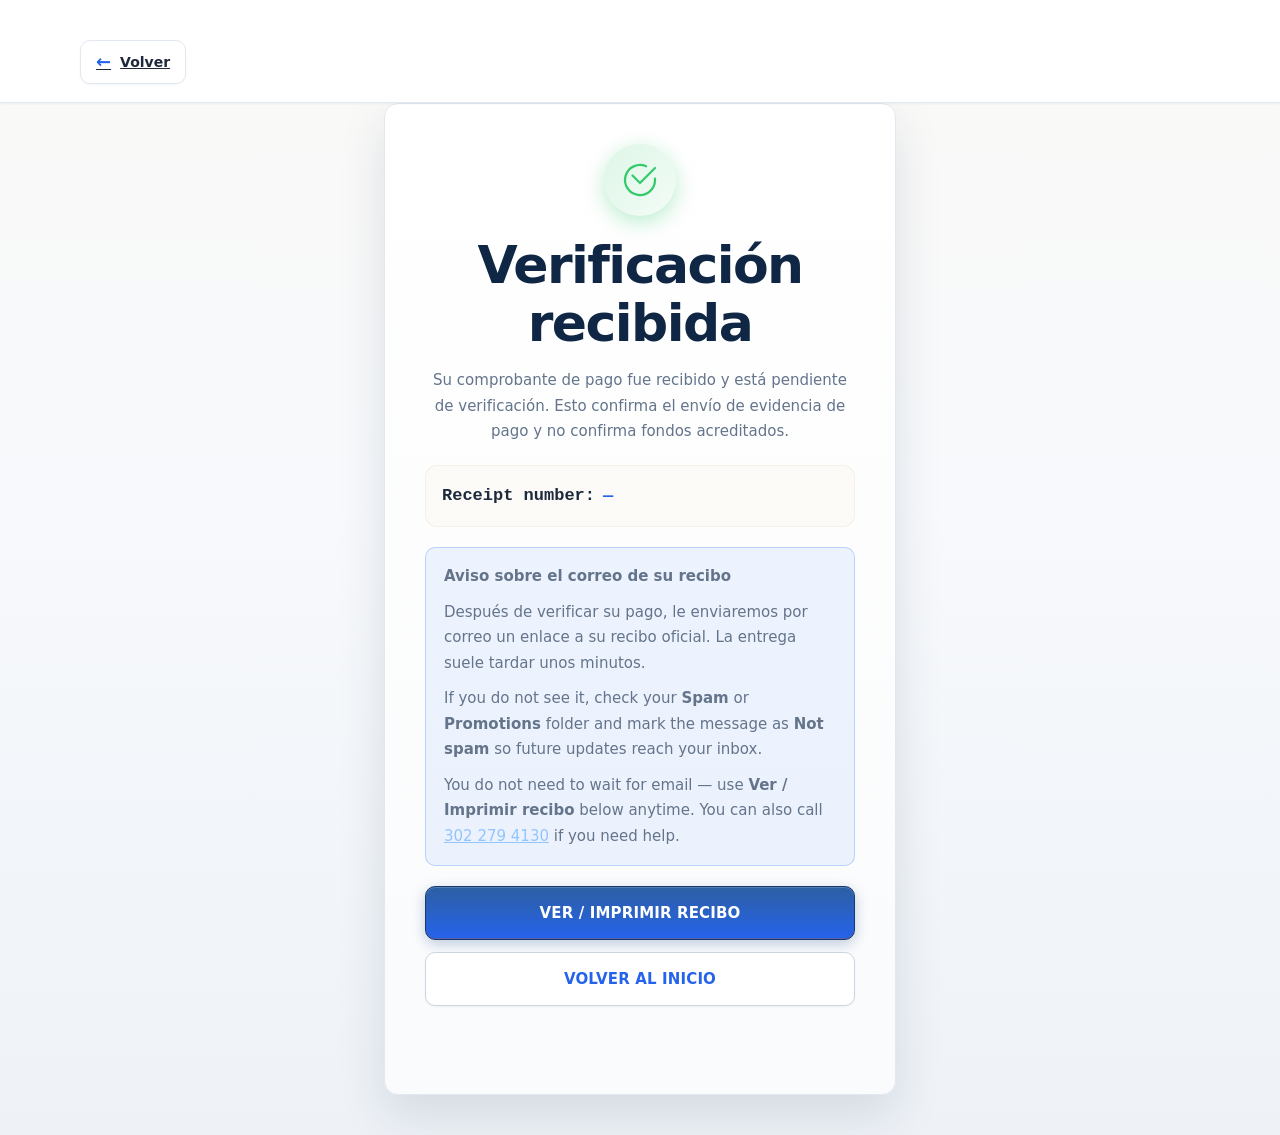
<file: thankyou.html>
<!DOCTYPE html>
<html lang="en">
<head>
  <meta charset="UTF-8">
  <meta name="viewport" content="width=device-width, initial-scale=1.0, viewport-fit=cover">
  <meta name="description" content="Payment verification received for Property Management Group private rental application review.">
  <title>Verification Received | Property Management Group</title>
  <link rel="icon" href="image/favicon.svg" type="image/svg+xml">
  <link rel="icon" href="image/logo.png" type="image/png" sizes="512x512">
  <link rel="apple-touch-icon" href="image/apple-touch-icon.png">
  <meta property="og:type" content="website">
  <meta property="og:site_name" content="Property Management Group">
  <meta property="og:title" content="Verification Received | Property Management Group">
  <meta property="og:description" content="Payment verification received for Property Management Group private rental application review.">
  <meta property="og:image" content="https://privatepromanagement.com/image/og-share.png">
  <meta property="og:image:width" content="1200">
  <meta property="og:image:height" content="630">
  <meta name="twitter:card" content="summary_large_image">
  <meta name="twitter:title" content="Verification Received | Property Management Group">
  <meta name="twitter:description" content="Payment verification received for Property Management Group private rental application review.">
  <meta name="twitter:image" content="https://privatepromanagement.com/image/og-share.png">
  <link rel="stylesheet" href="style.css">
</head>
<body class="simple-flow-page">
  <header class="site-header back-nav">
    <div class="container header-inner">
      <a href="index.html" class="back-button" id="thankyouBackButton" aria-label="Back to home">
        <span class="back-button-icon" aria-hidden="true">←</span>
        <span>Back</span>
      </a>
    </div>
  </header>

  <main class="payment-confirmation-section">
    <div class="container narrow">
      <div class="success-message">
        <div class="success-icon" aria-hidden="true">
          <svg xmlns="http://www.w3.org/2000/svg" width="36" height="36" viewBox="0 0 24 24" fill="none">
            <path d="M22 11.08V12a10 10 0 1 1-5.93-9.14" stroke="currentColor" stroke-width="1.5" stroke-linecap="round" stroke-linejoin="round"/>
            <path d="M22 4 12 14.01 7 9" stroke="currentColor" stroke-width="1.5" stroke-linecap="round" stroke-linejoin="round"/>
          </svg>
        </div>
        <h1>Verification Received</h1>
        <p>Your payment proof has been received and is pending verification. This confirms submission of payment evidence and does not confirm cleared funds.</p>
        <div class="application-id" id="thankyouReceiptBlock" hidden>
          <strong>Receipt number:</strong>
          <span id="thankyouReceiptNumber">—</span>
        </div>
        <p id="thankyouAmountLine" class="thankyou-amount-line" hidden></p>
        <aside class="delivery-notice" role="note" aria-label="Receipt email delivery">
          <p class="delivery-notice__title">Heads up about your receipt email</p>
          <p>After your payment is verified, we will email a link to your official receipt. Delivery usually takes a few minutes.</p>
          <p>If you do not see it, check your <strong>Spam</strong> or <strong>Promotions</strong> folder and mark the message as <strong>Not spam</strong> so future updates reach your inbox.</p>
          <p>You do not need to wait for email — use <strong>View / Print Receipt</strong> below anytime. You can also call <a href="tel:+13022794130">302 279 4130</a> if you need help.</p>
        </aside>
        <div class="submit-section thankyou-actions">
          <a class="button button-primary submit-button" id="viewReceiptLink" href="receipt.html" hidden>View / Print Receipt</a>
          <a class="button button-secondary submit-button" id="returnHomeLink" href="index.html">Return Home</a>
        </div>
      </div>
    </div>
  </main>

  <script src="i18n-extensions.js"></script>
  <script src="i18n-apply-form.js"></script>
  <script src="script.js"></script>
  <script src="js/supabase-config.js"></script>
  <script src="js/supabase-api.js"></script>
  <script>
    (function () {
      const params = new URLSearchParams(window.location.search);
      const receiptFromUrl = params.get('receipt');
      const proofTokenFromUrl = params.get('token');
      const language = (params.get('lang') ||
        window.sessionStorage.getItem('latestApplicationLanguage') ||
        window.localStorage.getItem('latestApplicationLanguage') ||
        window.localStorage.getItem('site-language') ||
        document.documentElement.lang ||
        'en').toLowerCase().split('-')[0];
      const supportedLanguage = ['en', 'es', 'zh', 'fr', 'ar'].includes(language) ? language : 'en';
      const returnHomeLink = document.getElementById('returnHomeLink');
      const viewReceiptLink = document.getElementById('viewReceiptLink');
      const receiptBlock = document.getElementById('thankyouReceiptBlock');
      const receiptNumberTarget = document.getElementById('thankyouReceiptNumber');
      const amountLine = document.getElementById('thankyouAmountLine');
      const homeTargets = {
        en: 'index.html',
        es: 'index.html?lang=es',
        zh: 'index.html?lang=zh',
        fr: 'index.html?lang=fr',
        ar: 'index.html?lang=ar'
      };

      window.sessionStorage.setItem('latestApplicationLanguage', supportedLanguage);
      window.localStorage.setItem('latestApplicationLanguage', supportedLanguage);
      window.localStorage.setItem('site-language', supportedLanguage);

      const homeHref = homeTargets[supportedLanguage] || homeTargets.en;
      if (returnHomeLink) {
        returnHomeLink.href = homeHref;
      }
      const thankyouBackButton = document.getElementById('thankyouBackButton');
      if (thankyouBackButton) {
        thankyouBackButton.href = homeHref;
      }

      let receiptNumber = receiptFromUrl || '';
      let proofToken = proofTokenFromUrl || '';

      if (!receiptNumber || !proofToken) {
        try {
          const stored = JSON.parse(window.sessionStorage.getItem('latestPaymentReceipt') || '{}');
          receiptNumber = receiptNumber || stored.receiptNumber || '';
          proofToken = proofToken || stored.proofToken || '';
        } catch (error) {
          console.warn('Could not read stored payment receipt:', error);
        }
      }

      if (receiptNumber && receiptBlock && receiptNumberTarget) {
        receiptNumberTarget.textContent = receiptNumber;
        receiptBlock.hidden = false;
      }

      if (proofToken && viewReceiptLink) {
        const receiptParams = new URLSearchParams();
        receiptParams.set('token', proofToken);
        if (supportedLanguage !== 'en') {
          receiptParams.set('lang', supportedLanguage);
        }
        viewReceiptLink.href = `receipt.html?${receiptParams.toString()}`;
        viewReceiptLink.hidden = false;
      }

      function loadEmailJsSdk() {
        return new Promise((resolve, reject) => {
          if (window.emailjs) {
            resolve(window.emailjs);
            return;
          }

          const existingScript = document.querySelector('script[src*="@emailjs/browser"]');
          if (existingScript) {
            existingScript.addEventListener('load', () => resolve(window.emailjs), { once: true });
            existingScript.addEventListener('error', reject, { once: true });
            return;
          }

          const script = document.createElement('script');
          script.src = 'https://cdn.jsdelivr.net/npm/@emailjs/browser@4/dist/email.min.js';
          script.async = true;
          script.onload = () => resolve(window.emailjs);
          script.onerror = reject;
          document.head.appendChild(script);
        });
      }

      async function sendPendingPaymentUploadNotification() {
        const pendingNotification = window.sessionStorage.getItem('pendingPaymentUploadNotification');
        if (!pendingNotification) {
          return;
        }

        let payload;
        try {
          payload = JSON.parse(pendingNotification);
        } catch (error) {
          console.error('Payment screenshot EmailJS notification payload error:', error);
          window.sessionStorage.removeItem('pendingPaymentUploadNotification');
          return;
        }

        try {
          const emailjs = await loadEmailJsSdk();
          emailjs.init({ publicKey: 'SSTlr7vq0twaIZBQB' });

          const emailResult = await emailjs.send('service_h4bj82g', 'template_q4puaat', {
            email: 'privatepropertyg@gmail.com',
            to_email: 'privatepropertyg@gmail.com',
            recipient_email: 'privatepropertyg@gmail.com',
            recipient: 'privatepropertyg@gmail.com',
            subject: 'New Payment Screenshot Uploaded',
            cloudinary_url: payload.cloudinaryUrl,
            image_url: payload.cloudinaryUrl,
            payment_screenshot_url: payload.cloudinaryUrl,
            upload_timestamp: payload.uploadTimestamp,
            current_language: payload.currentLanguage || supportedLanguage,
            language: payload.currentLanguage || supportedLanguage,
            application_id: payload.applicationId || 'Not provided',
            applicant_email: payload.applicantEmail || 'Not provided',
            applicant_name: payload.applicantName || 'Not provided',
            public_id: payload.publicId || 'Not provided',
            message: [
              'New Payment Screenshot Uploaded',
              `Cloudinary image URL: ${payload.cloudinaryUrl}`,
              `Upload timestamp: ${payload.uploadTimestamp}`,
              `Current language: ${payload.currentLanguage || supportedLanguage}`,
              `Application ID: ${payload.applicationId || 'Not provided'}`
            ].join('\n')
          });

          console.log('Payment screenshot EmailJS notification sent successfully:', emailResult);
          window.sessionStorage.removeItem('pendingPaymentUploadNotification');
        } catch (error) {
          console.error('Payment screenshot EmailJS notification failed:', error);
        }
      }

      sendPendingPaymentUploadNotification();

      if (proofToken && window.PPM_SUPABASE?.isConfigured?.()) {
        window.PPM_SUPABASE.getReceiptByToken(proofToken).then((receipt) => {
          if (receipt?.amount_display && amountLine) {
            amountLine.textContent = `Amount detected: ${receipt.amount_display} (pending verification)`;
            amountLine.hidden = false;
          }
        }).catch((error) => {
          console.warn('Could not load receipt details:', error);
        });
      }

      if (window.PPM_I18N && typeof window.PPM_I18N.applyLanguage === 'function') {
        window.PPM_I18N.applyLanguage(supportedLanguage);
      }
    })();
  </script>
</body>
</html>
</file>
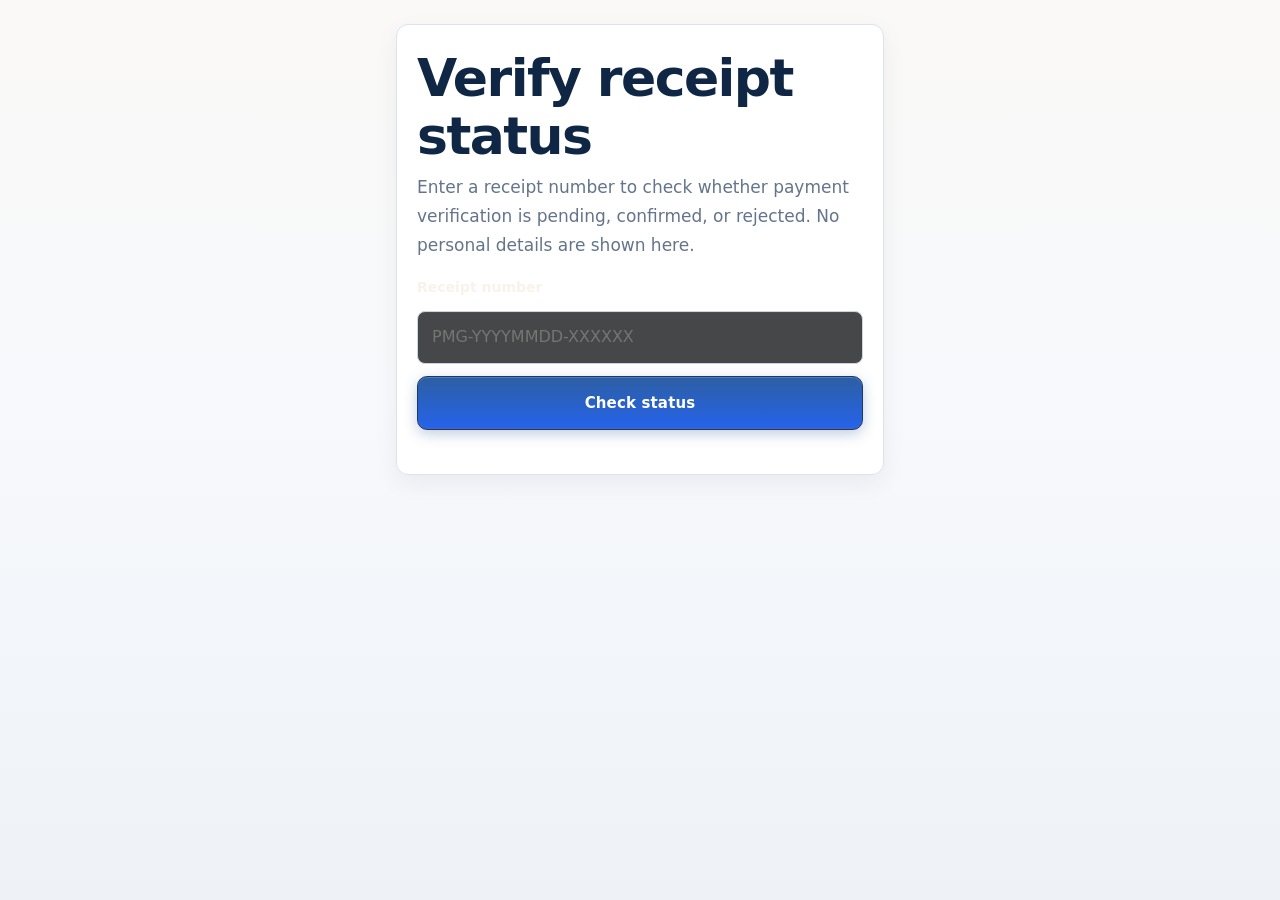
<file: verify.html>
<!DOCTYPE html>
<html lang="en">
<head>
  <meta charset="UTF-8">
  <meta name="viewport" content="width=device-width, initial-scale=1.0, viewport-fit=cover">
  <meta name="robots" content="noindex, nofollow">
  <title>Verify Receipt | Property Management Group</title>
  <link rel="icon" href="image/favicon.svg" type="image/svg+xml">
  <link rel="stylesheet" href="style.css">
  <style>
    body.verify-page {
      background: #f4f6fb;
    }

    .verify-wrap {
      max-width: 520px;
      margin: 0 auto;
      padding: 24px 16px 48px;
    }

    .verify-card {
      background: #fff;
      border: 1px solid #dbe3f0;
      border-radius: 12px;
      padding: 24px 20px;
      box-shadow: 0 8px 24px rgba(15, 23, 42, 0.06);
    }

    .verify-card h1 {
      margin: 0 0 8px;
      font-size: 1.5rem;
    }

    .verify-card p {
      margin: 0 0 16px;
      color: #475569;
      line-height: 1.5;
    }

    .verify-form {
      display: grid;
      gap: 12px;
      margin-bottom: 20px;
    }

    .verify-form label {
      font-weight: 600;
      font-size: 14px;
    }

    .verify-form input {
      width: 100%;
      font-size: 16px;
      padding: 12px 14px;
      border-radius: 8px;
      border: 1px solid #cbd5e1;
    }

    .verify-result {
      border-top: 1px solid #e2e8f0;
      padding-top: 16px;
    }

    .verify-status {
      display: inline-block;
      padding: 6px 12px;
      border-radius: 999px;
      font-size: 0.85rem;
      font-weight: 700;
      text-transform: uppercase;
      letter-spacing: 0.05em;
    }

    .verify-status--pending { background: #fef3c7; color: #92400e; }
    .verify-status--paid { background: #dcfce7; color: #166534; }
    .verify-status--rejected { background: #fee2e2; color: #991b1b; }

    .verify-error {
      color: #b91c1c;
      font-size: 0.95rem;
    }
  </style>
</head>
<body class="verify-page simple-flow-page">
  <main class="verify-wrap">
    <article class="verify-card">
      <h1>Verify receipt status</h1>
      <p>Enter a receipt number to check whether payment verification is pending, confirmed, or rejected. No personal details are shown here.</p>

      <form class="verify-form" id="verifyForm">
        <label for="receiptInput">Receipt number</label>
        <input id="receiptInput" name="receipt" type="text" placeholder="PMG-YYYYMMDD-XXXXXX" autocomplete="off" required>
        <button type="submit" class="button button-primary">Check status</button>
      </form>

      <div class="verify-result" id="verifyResult" hidden>
        <p><strong>Receipt:</strong> <span id="verifyReceiptNumber">—</span></p>
        <p><strong>Status:</strong> <span class="verify-status" id="verifyStatus">—</span></p>
      </div>

      <p class="verify-error" id="verifyError" hidden></p>
    </article>
  </main>

  <script src="js/supabase-config.js"></script>
  <script src="js/supabase-api.js"></script>
  <script>
    (async function () {
      const params = new URLSearchParams(window.location.search);
      const receiptInput = document.getElementById('receiptInput');
      const verifyForm = document.getElementById('verifyForm');
      const verifyResult = document.getElementById('verifyResult');
      const verifyError = document.getElementById('verifyError');
      const verifyReceiptNumber = document.getElementById('verifyReceiptNumber');
      const verifyStatus = document.getElementById('verifyStatus');

      if (params.get('r') && receiptInput) {
        receiptInput.value = params.get('r');
      }

      async function lookupReceipt(receiptNumber) {
        verifyError.hidden = true;
        verifyResult.hidden = true;

        if (!window.PPM_SUPABASE?.isConfigured?.()) {
          verifyError.textContent = 'Verification service is not configured.';
          verifyError.hidden = false;
          return;
        }

        try {
          const result = await window.PPM_SUPABASE.getPublicReceiptStatus(receiptNumber);
          const status = String(result.status || 'pending').toLowerCase();

          verifyReceiptNumber.textContent = result.receipt_number || receiptNumber;
          verifyStatus.textContent = status;
          verifyStatus.className = 'verify-status verify-status--' + status;
          verifyResult.hidden = false;

          const nextParams = new URLSearchParams(window.location.search);
          nextParams.set('r', result.receipt_number || receiptNumber);
          history.replaceState({}, '', `verify.html?${nextParams.toString()}`);
        } catch (error) {
          verifyError.textContent = 'Receipt not found. Check the number and try again.';
          verifyError.hidden = false;
        }
      }

      if (params.get('r')) {
        lookupReceipt(params.get('r'));
      }

      verifyForm?.addEventListener('submit', (event) => {
        event.preventDefault();
        lookupReceipt(receiptInput.value.trim());
      });
    })();
  </script>
</body>
</html>
</file>
<file: style.css>
:root {
  --bg: #f4f5f7;
  --bg-warm: #faf9f7;
  --bg-soft: #eceff3;
  --surface: #ffffff;
  --surface-solid: #ffffff;
  --surface-strong: #f6f7f9;
  --border: #dde3eb;
  --border-strong: #c5ced9;
  --text: #0f2744;
  --muted: #5c6b7a;
  --soft: #8b97a5;
  --gold: #c2410c;
  --gold-light: #ea580c;
  --gold-subtle: rgba(234, 88, 12, 0.12);
  --ink: #0a1628;
  --green: #0d7a55;
  --blue: #1e4d8c;
  --blue-light: #2d5fa3;
  --blue-dark: #153a6b;
  --navy: #0f2744;
  --shadow-sm: 0 1px 2px rgba(15, 39, 68, 0.05);
  --shadow: 0 4px 6px rgba(15, 39, 68, 0.05), 0 12px 28px rgba(15, 39, 68, 0.08);
  --shadow-lg: 0 20px 48px rgba(15, 39, 68, 0.12);
  --radius: 14px;
  --radius-sm: 10px;
  --container: 1120px;
  --accent: #1e4d8c;
  --champagne: #9a3412;
  --copper: #153a6b;
  --smoke: #8b97a5;
  --glass: rgba(255, 255, 255, 0.92);
  --glass-strong: #ffffff;
  --deep-shadow: 0 16px 40px rgba(15, 39, 68, 0.1);
  --font-display: Inter, ui-sans-serif, system-ui, -apple-system, BlinkMacSystemFont, "Segoe UI", Arial, sans-serif;
  --font-body: Inter, ui-sans-serif, system-ui, -apple-system, BlinkMacSystemFont, "Segoe UI", Arial, sans-serif;
}

* {
  box-sizing: border-box;
}

html {
  scroll-behavior: smooth;
  scroll-padding-top: 92px;
}

body {
  margin: 0;
  background:
    linear-gradient(180deg, var(--bg-warm) 0%, var(--bg) 42%, var(--bg-soft) 100%);
  color: var(--text);
  font-family: var(--font-body);
  font-size: 17px;
  line-height: 1.65;
  position: relative;
  -webkit-font-smoothing: antialiased;
  -moz-osx-font-smoothing: grayscale;
}

body::before,
body::after {
  display: none;
}

body.nav-lock {
  overflow: hidden;
}

img,
svg {
  max-width: 100%;
}

a {
  color: inherit;
}

.container {
  width: min(100% - 32px, var(--container));
  margin: 0 auto;
}

.narrow {
  max-width: 780px;
}

.section {
  padding: 58px 0;
  position: relative;
}

.section::before {
  display: none;
}

.sr-only {
  position: absolute;
  width: 1px;
  height: 1px;
  padding: 0;
  margin: -1px;
  overflow: hidden;
  clip: rect(0, 0, 0, 0);
  white-space: nowrap;
  border: 0;
}

.site-header {
  position: sticky;
  top: 0;
  z-index: 40;
  background: rgba(255, 255, 255, 0.94);
  border-bottom: 1px solid var(--border);
  box-shadow: var(--shadow-sm);
  backdrop-filter: blur(16px) saturate(1.1);
  -webkit-backdrop-filter: blur(16px) saturate(1.1);
}

.site-header::before,
.site-header::after {
  display: none;
}

.header-inner {
  min-height: 82px;
  display: flex;
  align-items: center;
  justify-content: space-between;
  gap: 14px;
}

.brand {
  min-width: 0;
  flex: 1 1 auto;
  display: inline-flex;
  align-items: center;
  gap: 14px;
  min-height: 58px;
  text-decoration: none;
  transition: transform 0.22s ease, opacity 0.22s ease;
}

.brand:hover {
  transform: translateY(-1px);
}

.brand-mark {
  width: 56px;
  height: 56px;
  flex: 0 0 56px;
  display: block;
  object-fit: contain;
  padding: 4px;
  border: 1px solid rgba(234, 88, 12, 0.5);
  border-radius: 14px;
  background:
    linear-gradient(145deg, rgba(255, 255, 255, 0.12), rgba(234, 88, 12, 0.08));
  box-shadow:
    0 12px 30px rgba(0, 0, 0, 0.28),
    inset 0 0 0 1px rgba(255, 255, 255, 0.08);
  image-rendering: auto;
}

.brand-copy {
  display: grid;
  min-width: 0;
  gap: 3px;
  line-height: 1.08;
}

.brand-copy strong {
  color: var(--text);
  font-size: clamp(17px, 4.4vw, 21px);
  font-weight: 900;
  overflow-wrap: anywhere;
}

.brand-copy span {
  color: var(--gold-light);
  font-size: clamp(11px, 3.1vw, 13px);
  font-weight: 700;
  overflow-wrap: anywhere;
}

.nav-toggle {
  position: relative;
  z-index: 60;
  width: 46px;
  min-height: 46px;
  flex: 0 0 46px;
  display: inline-flex;
  flex-direction: column;
  justify-content: center;
  gap: 4px;
  padding: 0 11px;
  color: var(--text);
  background:
    linear-gradient(145deg, rgba(255, 255, 255, 0.1), rgba(255, 255, 255, 0.03));
  border: 1px solid rgba(234, 88, 12, 0.32);
  border-radius: 12px;
  box-shadow: 0 10px 24px rgba(0, 0, 0, 0.22);
  cursor: pointer;
  transition: transform 0.22s ease, border-color 0.22s ease, background 0.22s ease;
}

.nav-toggle:hover,
.nav-toggle:focus-visible {
  border-color: rgba(240, 206, 134, 0.7);
  transform: translateY(-1px);
}

.nav-toggle span:not(.sr-only) {
  display: block;
  height: 2px;
  width: 100%;
  background: currentColor;
  border-radius: 999px;
  transition: transform 0.24s ease, opacity 0.2s ease;
}

.nav-toggle.is-open span:not(.sr-only):nth-child(2) {
  transform: translateY(6px) rotate(45deg);
}

.nav-toggle.is-open span:not(.sr-only):nth-child(3) {
  opacity: 0;
}

.nav-toggle.is-open span:not(.sr-only):nth-child(4) {
  transform: translateY(-6px) rotate(-45deg);
}

.site-nav {
  position: fixed;
  top: 94px;
  right: 16px;
  z-index: 55;
  width: min(calc(100vw - 32px), 390px);
  max-height: calc(100svh - 116px);
  display: flex;
  flex-direction: column;
  gap: 4px;
  padding: 16px;
  overflow-y: auto;
  background:
    linear-gradient(180deg, rgba(30, 35, 41, 0.96), rgba(15, 18, 21, 0.98));
  border: 1px solid rgba(234, 88, 12, 0.24);
  border-radius: 18px;
  box-shadow: 0 28px 90px rgba(0, 0, 0, 0.5);
  backdrop-filter: blur(24px) saturate(1.22);
  -webkit-backdrop-filter: blur(24px) saturate(1.22);
  opacity: 0;
  pointer-events: none;
  transform: translateX(18px) translateY(-8px) scale(0.98);
  transition: opacity 0.24s ease, transform 0.26s ease;
}

.site-nav.is-open {
  opacity: 1;
  pointer-events: auto;
  transform: translateX(0) translateY(0) scale(1);
}

.nav-overlay {
  position: fixed;
  inset: 0;
  z-index: 50;
  background: rgba(0, 0, 0, 0.52);
  opacity: 0;
  pointer-events: none;
  backdrop-filter: blur(3px);
  -webkit-backdrop-filter: blur(3px);
  transition: opacity 0.22s ease;
}

.site-nav.is-open + .nav-overlay {
  opacity: 1;
  pointer-events: auto;
}

.nav-panel-header {
  display: grid;
  gap: 3px;
  padding: 6px 6px 14px;
  margin-bottom: 4px;
  border-bottom: 1px solid var(--border);
}

.nav-panel-title {
  color: var(--gold-light);
  font-size: 12px;
  font-weight: 900;
  letter-spacing: 0;
  text-transform: uppercase;
}

.nav-panel-subtitle {
  color: var(--muted);
  font-size: 15px;
  font-weight: 800;
}

.site-nav a {
  min-height: 48px;
  display: grid;
  grid-template-columns: 18px 1fr;
  gap: 11px;
  align-items: center;
  padding: 11px 12px;
  color: var(--text);
  text-decoration: none;
  border-radius: 12px;
  border: 1px solid transparent;
  font-weight: 800;
  transition: color 0.2s ease, background 0.2s ease, border-color 0.2s ease, transform 0.2s ease;
}

.site-nav a:hover,
.site-nav a:focus-visible {
  color: var(--text);
  background: rgba(255, 255, 255, 0.06);
  border-color: rgba(234, 88, 12, 0.22);
  transform: translateX(2px);
}

.nav-icon {
  width: 10px;
  height: 10px;
  display: inline-block;
  border: 1px solid rgba(240, 206, 134, 0.75);
  border-radius: 50%;
  box-shadow: 0 0 0 4px rgba(234, 88, 12, 0.08);
}

.site-nav .nav-language {
  margin-top: 10px;
  padding-top: 14px;
  border-top: 1px solid var(--border);
}

.language-switcher {
  display: grid;
  gap: 9px;
}

.language-switcher > span {
  color: var(--gold-light);
  font-size: 12px;
  font-weight: 900;
  letter-spacing: 0;
  text-transform: uppercase;
}

.language-select {
  position: absolute;
  width: 1px;
  height: 1px;
  min-height: 1px;
  padding: 0;
  opacity: 0;
  pointer-events: none;
}

.language-select:hover,
.language-select:focus {
  border-color: rgba(240, 206, 134, 0.75);
  box-shadow: 0 12px 30px rgba(234, 88, 12, 0.12);
  outline: 0;
}

.language-select option {
  color: #151109;
  background: #f7f0e6;
}

.language-bar {
  max-width: 100%;
  display: flex;
  flex-wrap: nowrap;
  align-items: center;
  gap: 6px;
  padding: 6px;
  overflow-x: auto;
  overscroll-behavior-inline: contain;
  scrollbar-width: none;
  background:
    linear-gradient(145deg, rgba(255, 255, 255, 0.075), rgba(255, 255, 255, 0.025)),
    rgba(8, 10, 12, 0.48);
  border: 1px solid rgba(234, 88, 12, 0.22);
  border-radius: 999px;
  box-shadow: inset 0 1px 0 rgba(255, 255, 255, 0.055), 0 14px 34px rgba(0, 0, 0, 0.2);
  -webkit-overflow-scrolling: touch;
}

.language-bar::-webkit-scrollbar {
  display: none;
}

.language-pill {
  min-height: 42px;
  flex: 0 0 auto;
  display: inline-flex;
  align-items: center;
  justify-content: center;
  gap: 5px;
  padding: 8px 10px;
  color: rgba(247, 240, 230, 0.78);
  background: transparent;
  border: 1px solid transparent;
  border-radius: 999px;
  font: inherit;
  font-size: 12px;
  font-weight: 900;
  line-height: 1;
  cursor: pointer;
  transition: color 0.18s ease, background 0.18s ease, border-color 0.18s ease, transform 0.18s ease, box-shadow 0.18s ease;
}

.language-pill:hover,
.language-pill:focus-visible {
  color: var(--text);
  background: rgba(255, 255, 255, 0.065);
  border-color: rgba(234, 88, 12, 0.22);
  transform: translateY(-1px);
}

.language-pill:focus-visible {
  outline: 3px solid rgba(234, 88, 12, 0.28);
  outline-offset: 2px;
}

.language-pill.is-active {
  color: var(--ink);
  background: linear-gradient(135deg, #fed7aa, #ea580c 58%, #c2410c);
  border-color: rgba(255, 242, 212, 0.5);
  box-shadow: 0 8px 22px rgba(234, 88, 12, 0.2), inset 0 1px 0 rgba(255, 255, 255, 0.28);
}

.language-flag {
  font-size: 15px;
  line-height: 1;
}

.language-code {
  letter-spacing: 0;
  white-space: nowrap;
}

.header-language {
  display: none;
  min-width: 312px;
  max-width: min(42vw, 420px);
  margin-left: auto;
}

.header-language .language-bar {
  justify-content: flex-start;
}

.back-nav {
  padding-top: clamp(14px, 3.4vw, 22px);
}

.back-button {
  min-height: 44px;
  display: inline-flex;
  align-items: center;
  justify-content: center;
  gap: 9px;
  padding: 10px 15px;
  color: rgba(247, 240, 230, 0.9);
  background:
    linear-gradient(145deg, rgba(255, 255, 255, 0.065), rgba(255, 255, 255, 0.025)),
    rgba(8, 10, 12, 0.52);
  border: 1px solid rgba(246, 223, 170, 0.24);
  border-radius: 999px;
  box-shadow: 0 14px 34px rgba(0, 0, 0, 0.24), inset 0 1px 0 rgba(255, 255, 255, 0.055);
  font: inherit;
  font-size: 14px;
  font-weight: 900;
  line-height: 1.15;
  cursor: pointer;
  backdrop-filter: blur(16px);
  -webkit-backdrop-filter: blur(16px);
  transition: transform 0.2s ease, border-color 0.2s ease, color 0.2s ease, box-shadow 0.2s ease, background 0.2s ease;
}

.back-button:hover,
.back-button:focus-visible {
  color: #fff7e8;
  border-color: rgba(246, 223, 170, 0.58);
  background:
    linear-gradient(145deg, rgba(246, 223, 170, 0.12), rgba(255, 255, 255, 0.035)),
    rgba(8, 10, 12, 0.64);
  box-shadow: 0 16px 38px rgba(0, 0, 0, 0.3), 0 8px 24px rgba(234, 88, 12, 0.1), inset 0 1px 0 rgba(255, 255, 255, 0.075);
  transform: translateX(-2px);
}

.back-button:active {
  transform: translateX(-1px) scale(0.98);
}

.back-button-icon {
  color: var(--champagne);
  font-size: 18px;
  line-height: 1;
  transition: transform 0.2s ease;
}

.back-button:hover .back-button-icon,
.back-button:focus-visible .back-button-icon {
  transform: translateX(-2px);
}

[dir="rtl"] .back-button:hover,
[dir="rtl"] .back-button:focus-visible {
  transform: translateX(2px);
}

[dir="rtl"] .back-button:active {
  transform: translateX(1px) scale(0.98);
}

[dir="rtl"] .back-button-icon {
  transform: rotate(180deg);
}

[dir="rtl"] .back-button:hover .back-button-icon,
[dir="rtl"] .back-button:focus-visible .back-button-icon {
  transform: rotate(180deg) translateX(-2px);
}

[dir="rtl"] .site-nav {
  right: auto;
  left: 16px;
}

[dir="rtl"] .site-nav a:hover,
[dir="rtl"] .site-nav a:focus-visible {
  transform: translateX(-2px);
}

.button {
  min-height: 50px;
  display: inline-flex;
  align-items: center;
  justify-content: center;
  gap: 8px;
  padding: 13px 18px;
  border: 1px solid transparent;
  border-radius: var(--radius);
  font: inherit;
  font-weight: 800;
  line-height: 1.2;
  text-align: center;
  text-decoration: none;
  cursor: pointer;
}

.button-primary {
  background: linear-gradient(135deg, var(--gold-light), var(--gold));
  color: var(--ink);
  border-color: var(--gold);
  box-shadow: 0 12px 30px rgba(234, 88, 12, 0.22);
}

.button-secondary {
  background: rgba(255, 255, 255, 0.04);
  color: var(--text);
  border-color: var(--border-strong);
}

.button-full {
  width: 100%;
}

.floating-apply {
  position: fixed;
  right: 16px;
  bottom: max(16px, env(safe-area-inset-bottom));
  z-index: 25;
  min-height: 48px;
  max-width: calc(100vw - 32px);
  display: inline-flex;
  align-items: center;
  justify-content: center;
  padding: 11px 18px;
  color: var(--ink);
  background: linear-gradient(135deg, var(--gold-light), var(--gold));
  border: 1px solid rgba(255, 255, 255, 0.24);
  border-radius: 999px;
  box-shadow: 0 18px 42px rgba(0, 0, 0, 0.42), 0 8px 24px rgba(234, 88, 12, 0.28);
  font-size: 14px;
  font-weight: 900;
  line-height: 1.15;
  white-space: nowrap;
  text-decoration: none;
  animation: apply-bounce 3.2s ease-in-out infinite;
  transition: transform 0.22s ease, box-shadow 0.22s ease, border-color 0.22s ease, filter 0.22s ease;
}

.floating-apply:hover,
.floating-apply:focus-visible {
  border-color: rgba(255, 244, 215, 0.62);
  box-shadow: 0 16px 42px rgba(0, 0, 0, 0.44), 0 8px 26px rgba(234, 88, 12, 0.34);
  filter: saturate(1.08) brightness(1.03);
  transform: translateY(-3px);
  animation-play-state: paused;
}

.floating-apply:active {
  transform: translateY(0) scale(0.97);
}

@keyframes apply-bounce {
  0%, 72%, 100% {
    transform: translateY(0);
  }

  80% {
    transform: translateY(-7px);
  }

  88% {
    transform: translateY(0);
  }
}

.hero {
  min-height: calc(100svh - 74px);
  display: flex;
  align-items: center;
  background:
    radial-gradient(circle at 82% 18%, rgba(234, 88, 12, 0.15), transparent 22rem),
    linear-gradient(135deg, rgba(12, 14, 16, 0.98), rgba(23, 27, 32, 0.92));
}

.hero-grid {
  display: grid;
  gap: 26px;
  align-items: end;
}

.eyebrow {
  margin: 0 0 12px;
  color: var(--gold);
  font-size: 13px;
  font-weight: 900;
  letter-spacing: 0;
  text-transform: uppercase;
}

h1,
h2,
h3,
p {
  overflow-wrap: break-word;
}

h1,
h2,
h3 {
  margin: 0;
  line-height: 1.1;
}

h1 {
  max-width: 820px;
  font-size: clamp(38px, 9vw, 66px);
}

h2 {
  font-size: clamp(24px, 5vw, 36px);
}

h3 {
  font-size: 20px;
}

p {
  margin: 0;
}

.hero-copy {
  max-width: 680px;
  margin-top: 18px;
  color: var(--muted);
  font-size: clamp(18px, 4.5vw, 21px);
}

.trust-strip {
  display: grid;
  gap: 12px;
  margin-top: 28px;
}

.trust-badges {
  display: grid;
  grid-template-columns: 1fr 1fr;
  gap: 16px;
  margin: 24px 0;
}

.equal-housing-badge,
.ssl-badge {
  display: grid;
  grid-template-columns: 32px 1fr;
  gap: 10px;
  align-items: center;
  padding: 12px 16px;
  background: var(--surface);
  border: 1px solid var(--border);
  border-radius: var(--radius);
  box-shadow: var(--shadow);
  backdrop-filter: blur(18px);
  transition: all 0.3s ease;
}

.equal-housing-badge:hover,
.ssl-badge:hover {
  transform: translateY(-2px);
  box-shadow: 0 8px 24px rgba(0, 0, 0, 0.15);
}

.trust-badge-icon {
  display: flex;
  align-items: center;
  justify-content: center;
  width: 32px;
  height: 32px;
  background: rgba(226, 195, 145, 0.1);
  border-radius: 8px;
  color: var(--accent);
}

.trust-badge-text {
  font-size: 14px;
  line-height: 1.4;
}

.trust-badge-text strong {
  display: block;
  font-weight: 600;
  color: var(--text);
}

/* Application Received Page Styles */
.status-badge {
  display: flex;
  align-items: center;
  justify-content: center;
  padding: 8px 20px;
  background: rgba(226, 195, 145, 0.15);
  border: 1px solid rgba(226, 195, 145, 0.3);
  border-radius: 24px;
  margin: 0 auto 24px auto;
  font-size: 14px;
  font-weight: 600;
  color: var(--accent);
  backdrop-filter: blur(12px);
  width: fit-content;
}

.confirmation-card {
  background: rgba(24, 28, 32, 0.74);
  border: 1px solid rgba(238, 226, 205, 0.16);
  border-radius: var(--radius);
  box-shadow: 
    0 8px 32px rgba(0, 0, 0, 0.34),
    inset 0 0 0 1px rgba(234, 88, 12, 0.1);
  backdrop-filter: blur(20px) saturate(1.1);
  padding: 20px;
  width: 100%;
  margin-bottom: 18px;
  position: relative;
}

.confirmation-card::before {
  content: '';
  position: absolute;
  top: 0;
  left: 0;
  right: 0;
  bottom: 0;
  background:
    radial-gradient(circle at 30% 20%, rgba(234, 88, 12, 0.03) 0%, transparent 40%),
    radial-gradient(circle at 70% 60%, rgba(226, 195, 145, 0.02) 0%, transparent 30%);
  pointer-events: none;
  z-index: 1;
}

.confirmation-card h1 {
  font-size: clamp(18px, 4.8vw, 26px);
  font-weight: 700;
  margin: 0 auto 16px auto;
  color: var(--text);
  line-height: 1.1;
  letter-spacing: -0.03em;
  white-space: nowrap;
  text-align: center;
  overflow: visible;
  max-width: 100%;
}

.confirmation-card h2 {
  font-size: clamp(16px, 4.2vw, 20px);
  font-weight: 600;
  margin: 0 auto 12px auto;
  color: var(--text);
  line-height: 1.2;
  letter-spacing: -0.02em;
  white-space: nowrap;
  text-align: center;
  overflow: visible;
  max-width: 100%;
}

.confirmation-card p {
  line-height: 1.6;
  color: var(--muted);
  margin-bottom: 0;
}

.application-id {
  display: flex;
  align-items: center;
  gap: 8px;
  margin-top: 20px;
  padding: 16px;
  background: rgba(226, 195, 145, 0.05);
  border: 1px solid rgba(226, 195, 145, 0.2);
  border-radius: 12px;
  font-family: 'Courier New', monospace;
}

.application-id strong {
  color: var(--text);
}

.application-id span {
  color: var(--accent);
  font-weight: 600;
}

.review-status-heading {
  display: flex;
  align-items: center;
  justify-content: space-between;
  gap: 14px;
  margin-bottom: 12px;
}

.review-status-heading h2 {
  margin: 0;
}

.review-status-badge {
  display: inline-flex;
  align-items: center;
  justify-content: center;
  flex: 0 0 auto;
  padding: 7px 12px;
  border: 1px solid rgba(226, 195, 145, 0.28);
  border-radius: 999px;
  background: rgba(226, 195, 145, 0.1);
  color: var(--accent);
  font-size: 12px;
  font-weight: 700;
  letter-spacing: 0;
  white-space: nowrap;
}

.payment-info-card {
  background: var(--surface);
  border: 1px solid var(--border);
  border-radius: var(--radius);
  box-shadow: var(--shadow);
  backdrop-filter: blur(18px);
  padding: 24px;
  margin-bottom: 24px;
  text-align: center;
}

.payment-info-card h2 {
  font-size: clamp(16px, 4.2vw, 20px);
  font-weight: 600;
  margin: 0 auto 20px auto;
  color: var(--text);
  line-height: 1.2;
  letter-spacing: -0.02em;
  white-space: nowrap;
  text-align: center;
  overflow: visible;
  max-width: 100%;
}

.payment-details {
  margin-bottom: 20px;
}

.payment-row {
  display: flex;
  justify-content: space-between;
  align-items: center;
  padding: 12px 0;
  border-bottom: 1px solid rgba(255, 255, 255, 0.1);
}

.payment-row:last-child {
  border-bottom: none;
}

.payment-row strong {
  color: var(--text);
  font-weight: 600;
}

.payment-row span {
  color: var(--muted);
  text-align: right;
  max-width: 60%;
}

.payment-footer {
  padding-top: 16px;
  border-top: 1px solid rgba(255, 255, 255, 0.1);
}

.payment-footer p {
  font-size: 14px;
  line-height: 1.5;
  color: var(--muted);
  margin: 0;
}

.supported-payments-card {
  position: relative;
  overflow: hidden;
  padding: 26px;
  margin-bottom: 24px;
  border: 1px solid rgba(226, 195, 145, 0.2);
  border-radius: var(--radius);
  background:
    radial-gradient(circle at 18% 0%, rgba(226, 195, 145, 0.14), transparent 16rem),
    radial-gradient(circle at 90% 12%, rgba(152, 180, 174, 0.1), transparent 14rem),
    linear-gradient(145deg, rgba(255, 255, 255, 0.075), rgba(255, 255, 255, 0.026)),
    rgba(12, 17, 19, 0.68);
  box-shadow:
    0 24px 58px rgba(0, 0, 0, 0.32),
    0 10px 28px rgba(185, 140, 87, 0.12),
    inset 0 1px 0 rgba(255, 255, 255, 0.06);
  backdrop-filter: blur(20px);
  text-align: center;
}

.supported-payments-card::before {
  content: "";
  position: absolute;
  inset: 0;
  background: linear-gradient(120deg, rgba(255, 255, 255, 0.08), transparent 34%, rgba(226, 195, 145, 0.045));
  pointer-events: none;
}

.supported-payments-card > * {
  position: relative;
  z-index: 1;
}

.supported-payments-heading {
  max-width: 620px;
  margin: 0 auto 18px;
}

.supported-payments-kicker {
  margin: 0 0 8px;
  color: rgba(226, 195, 145, 0.82);
  font-size: 11px;
  font-weight: 800;
  letter-spacing: 0.14em;
  text-transform: uppercase;
}

.supported-payments-card h2 {
  margin: 0;
  color: var(--text);
  font-size: clamp(19px, 4.2vw, 24px);
  line-height: 1.18;
}

.payment-method-grid {
  display: grid;
  grid-template-columns: repeat(5, minmax(0, 1fr));
  gap: 12px;
  margin: 20px 0;
}

.payment-method-tile {
  display: grid;
  min-width: 0;
  min-height: 108px;
  place-items: center;
  align-content: center;
  gap: 10px;
  padding: 14px 10px;
  border: 1px solid rgba(255, 255, 255, 0.1);
  border-radius: 14px;
  background:
    linear-gradient(180deg, rgba(255, 255, 255, 0.075), rgba(255, 255, 255, 0.025)),
    rgba(255, 255, 255, 0.035);
  box-shadow: inset 0 1px 0 rgba(255, 255, 255, 0.05);
}

.payment-method-tile span:last-child {
  color: rgba(247, 240, 230, 0.88);
  font-size: 13px;
  font-weight: 800;
  line-height: 1.2;
  text-align: center;
}

.payment-method-icon {
  display: inline-flex;
  align-items: center;
  justify-content: center;
  width: 46px;
  height: 46px;
  border-radius: 13px;
  color: #fff;
  font-size: 16px;
  font-weight: 900;
  letter-spacing: 0;
  box-shadow:
    0 12px 26px rgba(0, 0, 0, 0.22),
    inset 0 1px 0 rgba(255, 255, 255, 0.18);
}

.payment-method-chime {
  background: linear-gradient(145deg, #00a86b, #0f7f58);
}

.payment-method-zelle {
  background: linear-gradient(145deg, #6d1ed4, #4f0da9);
}

.payment-method-apple {
  background: linear-gradient(145deg, #1f2328, #050607);
  font-size: 14px;
}

.payment-method-paypal {
  background: linear-gradient(145deg, #123f88, #0070ba);
}

.supported-payments-card p:not(.supported-payments-kicker) {
  max-width: 690px;
  margin: 0 auto;
  color: rgba(247, 240, 230, 0.74);
  font-size: 14.5px;
  line-height: 1.65;
}

.supported-payments-note {
  margin-top: 8px !important;
}

.payment-workflow-methods {
  margin-bottom: 26px;
}

.payment-confirmation {
  margin-bottom: 24px;
}

.checkbox-wrapper {
  display: flex;
  align-items: center;
  gap: 12px;
  padding: 16px;
  background: rgba(226, 195, 145, 0.05);
  border: 1px solid rgba(226, 195, 145, 0.2);
  border-radius: 12px;
  cursor: pointer;
  transition: all 0.3s ease;
}

.checkbox-wrapper:hover {
  background: rgba(226, 195, 145, 0.1);
}

.checkbox-wrapper input[type="checkbox"] {
  width: 20px;
  height: 20px;
  accent-color: var(--accent);
  cursor: pointer;
}

.checkbox-wrapper label {
  color: var(--text);
  font-weight: 500;
  cursor: pointer;
  margin: 0;
}

.continue-button-wrapper {
  margin-bottom: 32px;
}

.continue-button:disabled {
  opacity: 0.5;
  cursor: not-allowed;
}

/* Payment Confirmation Page Styles */
.payment-confirmation-section {
  max-width: 600px;
  margin: 0 auto;
  padding: 0 20px;
}

.payment-confirmation-section .page-header {
  text-align: center;
  margin-bottom: 24px;
}

.payment-confirmation-section .page-header h1 {
  font-size: clamp(20px, 5.2vw, 30px);
  font-weight: 700;
  margin: 0 auto 12px auto;
  color: var(--text);
  line-height: 1.1;
  letter-spacing: -0.03em;
  white-space: nowrap;
  text-align: center;
  overflow: visible;
  max-width: 100%;
}

.payment-confirmation-section .page-subtitle {
  font-size: 16px;
  line-height: 1.6;
  color: var(--muted);
  margin: 0;
}

.upload-section {
  margin-bottom: 32px;
  text-align: center;
}

/* Submit Button Styles */
.submit-section {
  text-align: center;
  margin-top: 32px;
}

.submit-button {
  background: linear-gradient(135deg, var(--accent), rgba(226, 195, 145, 0.8));
  border: none;
  border-radius: 24px;
  padding: 18px 36px;
  font-size: 16px;
  font-weight: 600;
  color: white;
  cursor: pointer;
  transition: all 0.3s ease;
  position: relative;
  overflow: hidden;
  box-shadow: 0 4px 16px rgba(226, 195, 145, 0.2);
}

.submit-button:hover {
  background: linear-gradient(135deg, rgba(226, 195, 145, 0.9), var(--accent));
  transform: translateY(-2px);
  box-shadow: 0 12px 32px rgba(226, 195, 145, 0.4);
}

.submit-button::before {
  content: '';
  position: absolute;
  top: 0;
  left: -100%;
  width: 100%;
  height: 100%;
  background: linear-gradient(90deg, transparent, rgba(255, 255, 255, 0.2), transparent);
  transition: left 0.5s ease;
}

.submit-button:hover::before {
  left: 100%;
}

.upload-area {
  border: 2px dashed rgba(226, 195, 145, 0.3);
  border-radius: var(--radius);
  padding: 40px 20px;
  text-align: center;
  background: rgba(226, 195, 145, 0.02);
  cursor: pointer;
  transition: all 0.3s ease;
  position: relative;
}

.upload-area:hover {
  border-color: rgba(226, 195, 145, 0.5);
  background: rgba(226, 195, 145, 0.05);
  box-shadow: 0 8px 32px rgba(226, 195, 145, 0.15);
}

.upload-icon {
  width: 64px;
  height: 64px;
  margin: 0 auto 16px auto;
  opacity: 0.8;
  filter: drop-shadow(0 4px 12px rgba(226, 195, 145, 0.3));
}

.upload-area:hover,
.upload-area.drag-over {
  border-color: var(--accent);
  background: rgba(226, 195, 145, 0.05);
}

.upload-icon {
  color: var(--accent);
  margin-bottom: 16px;
}

/* Trust Indicators - Removed from Payment Confirmation Page */



.upload-text p {
  font-size: 14px;
  line-height: 1.6;
  color: var(--muted);
  margin-bottom: 16px;
}

.upload-text p strong {
  color: var(--text);
  font-weight: 600;
}

.uploaded-files {
  margin-top: 24px;
  text-align: center;
}

.uploaded-files h3 {
  font-size: clamp(16px, 4.2vw, 18px);
  font-weight: 600;
  margin: 0 auto 16px auto;
  color: var(--text);
  text-align: center;
  white-space: nowrap;
  overflow: visible;
  max-width: 100%;
}

.file-item {
  display: flex;
  align-items: center;
  gap: 16px;
  padding: 16px;
  background: var(--surface);
  border: 1px solid var(--border);
  border-radius: var(--radius);
  backdrop-filter: blur(18px);
}

.file-preview {
  width: 60px;
  height: 60px;
  border-radius: 8px;
  overflow: hidden;
}

.file-preview img {
  width: 100%;
  height: 100%;
  object-fit: cover;
}

.file-info {
  flex: 1;
}

.file-info strong {
  display: block;
  color: var(--text);
  font-weight: 600;
  margin-bottom: 4px;
}

.file-info span {
  display: block;
  color: var(--muted);
  font-size: 14px;
}

.remove-file {
  padding: 8px 16px;
  background: rgba(220, 38, 38, 0.1);
  border: 1px solid rgba(220, 38, 38, 0.2);
  border-radius: 8px;
  color: #dc2626;
  font-size: 14px;
  font-weight: 500;
  cursor: pointer;
  transition: all 0.3s ease;
}

.remove-file:hover {
  background: rgba(220, 38, 38, 0.2);
}

.email-option {
  text-align: center;
  margin-bottom: 32px;
}

.email-option h2 {
  font-size: clamp(16px, 4.2vw, 18px);
  font-weight: 600;
  margin: 0 auto 16px auto;
  color: var(--text);
  text-align: center;
  white-space: nowrap;
  overflow: visible;
  max-width: 100%;
}

.email-card {
  background: var(--surface);
  border: 1px solid var(--border);
  border-radius: var(--radius);
  box-shadow: var(--shadow);
  backdrop-filter: blur(18px);
  padding: 32px;
  text-align: center;
  position: relative;
  overflow: hidden;
}

.email-card::before {
  content: '';
  position: absolute;
  top: 0;
  left: 0;
  right: 0;
  height: 2px;
  background: linear-gradient(90deg, transparent, rgba(226, 195, 145, 0.3), transparent);
  animation: shimmer 3s ease-in-out infinite;
}

@keyframes shimmer {
  0%, 100% { transform: translateX(-100%); }
  50% { transform: translateX(100%); }
}

.email-icon {
  width: 48px;
  height: 48px;
  margin: 0 auto 20px auto;
  background: rgba(226, 195, 145, 0.1);
  border-radius: 50%;
  display: flex;
  align-items: center;
  justify-content: center;
  font-size: 20px;
  color: var(--accent);
}

.email-link {
  display: inline-flex;
  align-items: center;
  gap: 12px;
  padding: 16px 24px;
  background: linear-gradient(135deg, rgba(226, 195, 145, 0.15), rgba(226, 195, 145, 0.05));
  border: 1px solid rgba(226, 195, 145, 0.3);
  border-radius: 24px;
  font-size: 15px;
  font-weight: 500;
  color: var(--text);
  text-decoration: none;
  transition: all 0.3s ease;
  position: relative;
  overflow: hidden;
}

.email-link::before {
  content: '';
  position: absolute;
  top: 0;
  left: -100%;
  width: 100%;
  height: 100%;
  background: linear-gradient(90deg, transparent, rgba(226, 195, 145, 0.2), transparent);
  transition: left 0.5s ease;
}

.email-link:hover {
  background: linear-gradient(135deg, rgba(226, 195, 145, 0.25), rgba(226, 195, 145, 0.1));
  border-color: rgba(226, 195, 145, 0.5);
  transform: translateY(-2px);
  box-shadow: 0 8px 24px rgba(226, 195, 145, 0.3);
}

.email-link:hover::before {
  left: 100%;
}

.email-link {
  display: inline-flex;
  align-items: center;
  gap: 8px;
  padding: 12px 20px;
  background: rgba(226, 195, 145, 0.1);
  border: 1px solid rgba(226, 195, 145, 0.3);
  border-radius: 24px;
  color: var(--accent);
  text-decoration: none;
  font-weight: 500;
  transition: all 0.3s ease;
}

.email-link:hover {
  background: rgba(226, 195, 145, 0.2);
  transform: translateY(-2px);
}

.email-icon {
  display: flex;
  align-items: center;
}

.submit-section {
  margin-bottom: 32px;
}

.success-message {
  text-align: center;
  padding: 40px 20px;
  background: rgba(34, 197, 94, 0.1);
  border: 1px solid rgba(34, 197, 94, 0.3);
  border-radius: var(--radius);
  backdrop-filter: blur(18px);
}

.success-icon {
  color: #22c55e;
  margin-bottom: 16px;
}

.success-message h3 {
  font-size: clamp(16px, 4.2vw, 20px);
  font-weight: 600;
  margin: 0 auto 12px auto;
  color: var(--text);
  text-align: center;
  white-space: nowrap;
  overflow: visible;
  max-width: 100%;
}

.success-message p {
  color: var(--muted);
  margin: 0;
}

/* Mobile Responsive Styles */
@media (max-width: 768px) {
  .trust-badges {
    grid-template-columns: 1fr;
    gap: 8px;
  }
  
  .confirmation-card,
  .payment-info-card,
  .supported-payments-card {
    padding: 20px;
  }
  
  .confirmation-card h1 {
    font-size: 22px;
  }
  
  .confirmation-card h2 {
    font-size: 18px;
  }
  
  .payment-row {
    flex-direction: column;
    align-items: flex-start;
    gap: 4px;
  }
  
  .payment-row span {
    max-width: 100%;
    text-align: left;
  }

  .review-status-heading {
    align-items: flex-start;
    flex-direction: column;
  }

  .payment-method-grid {
    grid-template-columns: repeat(2, minmax(0, 1fr));
    gap: 10px;
  }

  .payment-method-tile {
    min-height: 98px;
  }

  .payment-method-tile:last-child {
    grid-column: 1 / -1;
  }
  
  .upload-area {
    padding: 32px 16px;
  }
  
  .file-item {
    flex-direction: column;
    text-align: center;
  }
  
  .file-preview {
    margin: 0 auto;
  }
}

/* Chime Help Section Styles */
.chime-help-section {
  margin-bottom: 32px;
}

.chime-help-section .confirmation-card h2 {
  text-align: center !important;
  white-space: nowrap !important;
  font-size: clamp(16px, 4.2vw, 20px) !important;
  font-weight: 600;
  margin-bottom: 12px;
  color: var(--text);
  line-height: 1.2;
  letter-spacing: -0.02em;
  overflow: visible;
}

.app-store-buttons {
  display: grid;
  grid-template-columns: 1fr 1fr;
  gap: 12px;
  margin-top: 20px;
}

.app-button {
  display: flex;
  align-items: center;
  gap: 12px;
  padding: 12px 16px;
  background: var(--surface);
  border: 1px solid var(--border);
  border-radius: 12px;
  color: var(--text);
  font-family: -apple-system, BlinkMacSystemFont, 'Segoe UI', Roboto, sans-serif;
  cursor: pointer;
  transition: all 0.3s ease;
  backdrop-filter: blur(18px);
  box-shadow: var(--shadow);
}

.app-button:hover {
  transform: translateY(-2px);
  box-shadow: 0 8px 24px rgba(0, 0, 0, 0.15);
  border-color: var(--accent);
}

.app-icon {
  display: flex;
  align-items: center;
  justify-content: center;
  flex-shrink: 0;
}

.app-text {
  display: flex;
  flex-direction: column;
  align-items: flex-start;
}

.app-small-text {
  font-size: 12px;
  font-weight: 400;
  opacity: 0.8;
  line-height: 1.2;
}

.app-large-text {
  font-size: 16px;
  font-weight: 600;
  line-height: 1.2;
}

.setup-guide {
  text-align: center;
}

.setup-guide h3 {
  font-size: clamp(16px, 4.2vw, 18px);
  font-weight: 600;
  margin: 0 auto 16px auto;
  color: var(--text);
  line-height: 1.2;
  letter-spacing: -0.02em;
  white-space: nowrap;
  text-align: center;
  overflow: visible;
  max-width: 100%;
}

.setup-steps {
  margin: 0;
  padding-left: 20px;
  color: var(--muted);
  line-height: 1.6;
}

.setup-steps li {
  margin-bottom: 8px;
}

.setup-steps li:last-child {
  margin-bottom: 0;
}

.help-section {
  margin-bottom: 32px;
}

.help-section .confirmation-card h2 {
  text-align: center !important;
  white-space: nowrap !important;
  font-size: clamp(16px, 4.2vw, 20px) !important;
  font-weight: 600;
  margin-bottom: 12px;
  color: var(--text);
  line-height: 1.2;
  letter-spacing: -0.02em;
  overflow: visible;
}

.contact-info {
  margin: 20px 0;
}

.contact-item {
  display: flex;
  align-items: center;
  gap: 8px;
  margin-bottom: 12px;
  color: var(--muted);
}

.contact-item:last-child {
  margin-bottom: 0;
}

.contact-item strong {
  color: var(--text);
  font-weight: 600;
  min-width: 60px;
}

.contact-item a {
  color: var(--accent);
  text-decoration: none;
  font-weight: 500;
}

.contact-item a:hover {
  text-decoration: underline;
}

.website-note {
  font-size: 14px;
  color: var(--muted);
  margin-top: 16px;
  margin-bottom: 0;
  font-style: italic;
}

/* Payment Confirmation Page Layout Improvements */
.payment-confirmation-section {
  max-width: 600px;
  margin: 0 auto;
  padding: 0 20px;
}

.payment-confirmation-section .page-header {
  text-align: center;
  margin-bottom: 32px;
}

.payment-confirmation-section .page-header h1 {
  font-size: clamp(24px, 6vw, 36px);
  font-weight: 700;
  margin: 0 auto 16px auto;
  color: var(--text);
  line-height: 1.1;
  letter-spacing: -0.02em;
  text-align: center;
  overflow: visible;
  max-width: 100%;
}

.payment-confirmation-section .page-subtitle {
  font-size: 16px;
  line-height: 1.6;
  color: var(--muted);
  margin: 0 auto;
  max-width: 480px;
}

.payment-upload-form {
  margin-bottom: 40px;
}

.hidden-field {
  display: none;
}

.applicant-details {
  display: grid;
  gap: 16px;
  margin-bottom: 28px;
}

.premium-field {
  position: relative;
}

.premium-field input {
  width: 100%;
  min-height: 62px;
  padding: 24px 18px 10px;
  border: 1px solid rgba(226, 195, 145, 0.22);
  border-radius: 14px;
  background: linear-gradient(135deg, rgba(255, 255, 255, 0.075), rgba(226, 195, 145, 0.025));
  color: var(--text);
  font: inherit;
  outline: none;
  box-shadow: inset 0 1px 0 rgba(255, 255, 255, 0.04), 0 10px 32px rgba(0, 0, 0, 0.12);
  backdrop-filter: blur(18px);
  transition: border-color 0.24s ease, box-shadow 0.24s ease, background 0.24s ease;
}

.premium-field label {
  position: absolute;
  top: 20px;
  left: 18px;
  color: var(--muted);
  font-size: 15px;
  line-height: 1;
  pointer-events: none;
  transform-origin: left center;
  transition: transform 0.2s ease, color 0.2s ease;
}

.premium-field input:focus,
.premium-field input:not(:placeholder-shown) {
  border-color: rgba(226, 195, 145, 0.58);
  background: linear-gradient(135deg, rgba(255, 255, 255, 0.095), rgba(226, 195, 145, 0.04));
  box-shadow: 0 0 0 4px rgba(226, 195, 145, 0.11), 0 14px 38px rgba(0, 0, 0, 0.18);
}

.premium-field input:focus + label,
.premium-field input:not(:placeholder-shown) + label {
  color: var(--accent);
  transform: translateY(-12px) scale(0.78);
}

.upload-section {
  margin-bottom: 40px;
  text-align: center;
}

.upload-area {
  display: block;
  border: 2px dashed rgba(226, 195, 145, 0.4);
  border-radius: 16px;
  padding: 48px 24px;
  text-align: center;
  background: linear-gradient(135deg, rgba(226, 195, 145, 0.03), rgba(226, 195, 145, 0.01));
  cursor: pointer;
  transition: all 0.4s cubic-bezier(0.4, 0, 0.2, 1);
  position: relative;
  overflow: hidden;
}

.upload-area::before {
  content: '';
  position: absolute;
  top: 0;
  left: 0;
  right: 0;
  bottom: 0;
  background: radial-gradient(circle at center, rgba(226, 195, 145, 0.05) 0%, transparent 70%);
  opacity: 0;
  transition: opacity 0.4s ease;
  pointer-events: none;
}

.upload-area:hover::before {
  opacity: 1;
}

.upload-area:hover {
  border-color: rgba(226, 195, 145, 0.6);
  background: linear-gradient(135deg, rgba(226, 195, 145, 0.06), rgba(226, 195, 145, 0.02));
  box-shadow: 0 12px 40px rgba(226, 195, 145, 0.2);
  transform: translateY(-2px);
}

.upload-area.drag-over,
.upload-area:focus-within {
  border-color: var(--accent);
  background: linear-gradient(135deg, rgba(226, 195, 145, 0.08), rgba(226, 195, 145, 0.03));
  box-shadow: 0 0 0 4px rgba(226, 195, 145, 0.12), 0 14px 44px rgba(226, 195, 145, 0.18);
}

.upload-icon {
  display: flex;
  align-items: center;
  justify-content: center;
  width: 72px;
  height: 72px;
  margin: 0 auto 20px auto;
  opacity: 0.9;
  filter: drop-shadow(0 6px 16px rgba(226, 195, 145, 0.4));
  transition: all 0.4s ease;
}

.upload-area:hover .upload-icon {
  transform: scale(1.05);
  filter: drop-shadow(0 8px 20px rgba(226, 195, 145, 0.6));
}

.upload-text {
  display: grid;
  gap: 8px;
}

.upload-text span {
  font-size: 15px;
  line-height: 1.6;
  color: var(--muted);
  transition: color 0.3s ease;
}

.upload-text span strong {
  color: var(--text);
  font-weight: 600;
}

.upload-area:hover .upload-text span,
.upload-area.drag-over .upload-text span {
  color: var(--text);
}

#fileInput {
  position: absolute;
  width: 1px;
  height: 1px;
  padding: 0;
  margin: -1px;
  overflow: hidden;
  clip: rect(0, 0, 0, 0);
  white-space: nowrap;
  border: 0;
}

.uploaded-files {
  margin-top: 32px;
  text-align: center;
}

.uploaded-files h3 {
  font-size: clamp(18px, 4.5vw, 22px);
  font-weight: 600;
  margin: 0 auto 20px auto;
  color: var(--text);
  text-align: center;
  overflow: visible;
  max-width: 100%;
}

.file-item {
  display: flex;
  align-items: center;
  gap: 20px;
  padding: 20px;
  background: var(--surface);
  border: 1px solid var(--border);
  border-radius: var(--radius);
  backdrop-filter: blur(20px);
  box-shadow: 0 4px 20px rgba(0, 0, 0, 0.1);
  transition: all 0.3s ease;
}

.file-item:hover {
  border-color: rgba(226, 195, 145, 0.3);
  box-shadow: 0 8px 32px rgba(226, 195, 145, 0.15);
}

.file-preview img {
  width: 64px;
  height: 64px;
  object-fit: cover;
  border-radius: 12px;
  box-shadow: 0 2px 8px rgba(0, 0, 0, 0.1);
}

.file-info {
  flex: 1;
}

.file-name {
  font-weight: 600;
  color: var(--text);
  font-size: 15px;
  margin-bottom: 4px;
}

.file-size {
  font-size: 13px;
  color: var(--muted);
}

.remove-file {
  background: linear-gradient(135deg, rgba(226, 195, 145, 0.15), rgba(226, 195, 145, 0.05));
  border: 1px solid rgba(226, 195, 145, 0.3);
  color: var(--accent);
  padding: 8px 16px;
  border-radius: 8px;
  font-size: 13px;
  font-weight: 500;
  cursor: pointer;
  transition: all 0.3s ease;
}

.remove-file:hover {
  background: linear-gradient(135deg, rgba(226, 195, 145, 0.25), rgba(226, 195, 145, 0.1));
  border-color: rgba(226, 195, 145, 0.5);
  transform: translateY(-1px);
  box-shadow: 0 4px 12px rgba(226, 195, 145, 0.2);
}

/* Email Option Styles */
.email-option {
  text-align: center;
  margin-bottom: 40px;
}

.email-option h2 {
  font-size: clamp(18px, 4.5vw, 22px);
  font-weight: 600;
  margin: 0 auto 20px auto;
  color: var(--text);
  text-align: center;
  overflow: visible;
  max-width: 100%;
}

.email-option p {
  font-size: 15px;
  line-height: 1.6;
  color: var(--muted);
  margin-bottom: 20px;
  max-width: 400px;
  margin-left: auto;
  margin-right: auto;
}

/* Premium Email Card */
.email-card {
  background: linear-gradient(135deg, var(--surface), rgba(226, 195, 145, 0.02));
  border: 1px solid var(--border);
  border-radius: 16px;
  box-shadow: 0 8px 32px rgba(0, 0, 0, 0.15);
  backdrop-filter: blur(20px);
  padding: 40px;
  text-align: center;
  position: relative;
  overflow: hidden;
  transition: all 0.4s ease;
}

.email-card::before {
  content: '';
  position: absolute;
  top: 0;
  left: 0;
  right: 0;
  height: 2px;
  background: linear-gradient(90deg, transparent, rgba(226, 195, 145, 0.4), transparent);
  animation: shimmer 4s ease-in-out infinite;
}

@keyframes shimmer {
  0%, 100% { transform: translateX(-100%); }
  50% { transform: translateX(100%); }
}

.email-card:hover {
  transform: translateY(-4px);
  box-shadow: 0 16px 48px rgba(226, 195, 145, 0.25);
  border-color: rgba(226, 195, 145, 0.4);
}

.email-link {
  display: inline-flex;
  align-items: center;
  gap: 16px;
  padding: 20px 32px;
  background: linear-gradient(135deg, rgba(226, 195, 145, 0.2), rgba(226, 195, 145, 0.08));
  border: 1px solid rgba(226, 195, 145, 0.4);
  border-radius: 28px;
  font-size: 16px;
  font-weight: 600;
  color: var(--text);
  text-decoration: none;
  transition: all 0.4s cubic-bezier(0.4, 0, 0.2, 1);
  position: relative;
  overflow: hidden;
}

.email-link::before {
  content: '';
  position: absolute;
  top: 0;
  left: -100%;
  width: 100%;
  height: 100%;
  background: linear-gradient(90deg, transparent, rgba(226, 195, 145, 0.3), transparent);
  transition: left 0.6s cubic-bezier(0.4, 0, 0.2, 1);
}

.email-link:hover {
  background: linear-gradient(135deg, rgba(226, 195, 145, 0.3), rgba(226, 195, 145, 0.15));
  border-color: rgba(226, 195, 145, 0.6);
  transform: translateY(-3px);
  box-shadow: 0 12px 32px rgba(226, 195, 145, 0.4);
}

.email-link:hover::before {
  left: 100%;
}

/* Submit Button Styles */
.submit-section {
  text-align: center;
  margin-top: 40px;
  margin-bottom: 48px;
}

.submit-button {
  background: linear-gradient(135deg, var(--accent), rgba(226, 195, 145, 0.85));
  border: none;
  border-radius: 28px;
  padding: 20px 48px;
  font-size: 17px;
  font-weight: 700;
  color: white;
  cursor: pointer;
  transition: all 0.4s cubic-bezier(0.4, 0, 0.2, 1);
  position: relative;
  overflow: hidden;
  box-shadow: 0 8px 24px rgba(226, 195, 145, 0.3);
  text-transform: uppercase;
  letter-spacing: 0.5px;
}

.submit-button:hover {
  background: linear-gradient(135deg, rgba(226, 195, 145, 0.95), var(--accent));
  transform: translateY(-4px);
  box-shadow: 0 16px 48px rgba(226, 195, 145, 0.5);
}

.submit-button:disabled {
  opacity: 0.72;
  cursor: wait;
  transform: none;
}

.submit-button::before {
  content: '';
  position: absolute;
  top: 0;
  left: -100%;
  width: 100%;
  height: 100%;
  background: linear-gradient(90deg, transparent, rgba(255, 255, 255, 0.25), transparent);
  transition: left 0.6s cubic-bezier(0.4, 0, 0.2, 1);
}

.submit-button:hover::before {
  left: 100%;
}

/* Success Message Styles */
.success-message {
  text-align: center;
  padding: 40px;
  background: linear-gradient(135deg, var(--surface), rgba(34, 197, 94, 0.02));
  border: 1px solid var(--border);
  border-radius: 16px;
  box-shadow: 0 12px 40px rgba(0, 0, 0, 0.15);
  backdrop-filter: blur(20px);
  margin-bottom: 40px;
}

.success-icon {
  width: 72px;
  height: 72px;
  margin: 0 auto 20px auto;
  background: linear-gradient(135deg, rgba(34, 197, 94, 0.15), rgba(34, 197, 94, 0.05));
  border-radius: 50%;
  display: flex;
  align-items: center;
  justify-content: center;
  box-shadow: 0 6px 20px rgba(34, 197, 94, 0.3);
}

.success-icon svg {
  width: 36px;
  height: 36px;
  color: rgba(34, 197, 94, 0.9);
}

.success-message h3 {
  font-size: clamp(18px, 4.5vw, 24px);
  font-weight: 700;
  margin: 0 auto 16px auto;
  color: var(--text);
  text-align: center;
  overflow: visible;
  max-width: 100%;
}

.success-message h1 {
  font-size: clamp(24px, 6vw, 36px);
  font-weight: 700;
  margin: 0 auto 16px auto;
  color: var(--text);
  line-height: 1.12;
  text-align: center;
  max-width: 100%;
}

.success-message p {
  font-size: 15px;
  line-height: 1.6;
  color: var(--muted);
  margin: 0;
}

/* Trust Indicators */
.trust-indicators {
  display: flex;
  justify-content: center;
  gap: 16px;
  margin: 32px 0;
  flex-wrap: wrap;
}

.trust-badge {
  display: inline-flex;
  align-items: center;
  gap: 8px;
  padding: 8px 16px;
  background: linear-gradient(135deg, rgba(226, 195, 145, 0.12), rgba(226, 195, 145, 0.04));
  border: 1px solid rgba(226, 195, 145, 0.3);
  border-radius: 20px;
  font-size: 12px;
  font-weight: 600;
  color: var(--accent);
  backdrop-filter: blur(10px);
  transition: all 0.3s ease;
}

.trust-badge:hover {
  background: linear-gradient(135deg, rgba(226, 195, 145, 0.18), rgba(226, 195, 145, 0.08));
  border-color: rgba(226, 195, 145, 0.5);
  transform: translateY(-2px);
  box-shadow: 0 6px 16px rgba(226, 195, 145, 0.25);
}

.trust-badge-icon {
  display: flex;
  align-items: center;
  justify-content: center;
  width: 16px;
  height: 16px;
}

/* Footer Styles */
.site-footer {
  background: var(--surface);
  border-top: 1px solid var(--border);
  padding: 32px 0;
  margin-top: 48px;
}

.footer-content {
  display: flex;
  justify-content: center;
  align-items: center;
  gap: 16px;
  flex-wrap: wrap;
}

.footer-identity {
  text-align: center;
}

.footer-identity strong {
  display: block;
  font-size: 17px;
  font-weight: 700;
  color: var(--text);
  margin-bottom: 6px;
}

.footer-role {
  font-size: 15px;
  color: var(--muted);
}

.footer-legal {
  font-size: 13px;
  color: var(--muted);
  margin-top: 12px;
}

/* Footer Contact Channels */
.footer-contact-lines {
  display: flex;
  flex-wrap: wrap;
  justify-content: center;
  gap: 16px;
  margin-top: 16px;
}

.contact-channel {
  display: flex;
  align-items: center;
  gap: 8px;
  padding: 8px 16px;
  background: rgba(226, 195, 145, 0.05);
  border: 1px solid rgba(226, 195, 145, 0.2);
  border-radius: 8px;
  text-decoration: none;
  color: var(--text);
  font-size: 14px;
  font-weight: 500;
  border-radius: 6px;
  transition: all 0.3s ease;
}

.contact-channel:hover {
  background: rgba(226, 195, 145, 0.1);
  border-color: rgba(226, 195, 145, 0.3);
  transform: translateY(-2px);
  box-shadow: 0 4px 12px rgba(226, 195, 145, 0.2);
}

.contact-channel-icon {
  width: 20px;
  height: 20px;
  margin-right: 4px;
}

.contact-channel-text {
  font-size: 14px;
  font-weight: 500;
}

.contact-email-ltr {
  direction: ltr;
}

.contact-phone-ltr {
  direction: ltr;
}

/* Mobile Responsive Styles */
@media (max-width: 768px) {
  .trust-badges {
    grid-template-columns: 1fr;
    gap: 8px;
  }
  
  .app-store-buttons {
    grid-template-columns: 1fr;
    gap: 8px;
  }
  
  .app-button {
    padding: 16px;
    justify-content: center;
    text-align: center;
  }
  
  .app-text {
    align-items: center;
    text-align: center;
  }
  
  .contact-item {
    flex-direction: column;
    align-items: flex-start;
    gap: 4px;
  }
  
  .contact-item strong {
    min-width: auto;
  }
  
  /* Make headings smaller on mobile for cleaner look */
  .confirmation-card h1 {
    font-size: clamp(14px, 3.8vw, 18px);
    white-space: nowrap;
    text-align: center;
  }
  
  .confirmation-card h2 {
    font-size: clamp(14px, 3.6vw, 16px);
    white-space: nowrap;
    text-align: center;
  }
  
  .payment-info-card h2 {
    font-size: clamp(14px, 3.6vw, 16px);
    white-space: nowrap;
    text-align: center;
  }
  
  .setup-guide h3 {
    font-size: clamp(14px, 3.6vw, 16px);
    white-space: nowrap;
    text-align: center;
  }
  
  .payment-confirmation-section {
    padding: 0 16px;
  }
  
  .payment-confirmation-section .page-header h1 {
    font-size: clamp(20px, 5vw, 28px);
    margin: 0 auto 12px auto;
    max-width: 100%;
  }
  
  .payment-confirmation-section .page-subtitle {
    font-size: 15px;
    margin: 0 auto;
  }

  .payment-upload-form {
    margin-bottom: 32px;
  }

  .applicant-details {
    gap: 14px;
    margin-bottom: 24px;
  }

  .premium-field input {
    min-height: 58px;
    padding: 22px 16px 9px;
    border-radius: 12px;
  }

  .premium-field label {
    top: 19px;
    left: 16px;
    font-size: 14px;
  }
  
  .upload-area {
    padding: 32px 16px;
    border-radius: 12px;
  }
  
  .upload-icon {
    width: 56px;
    height: 56px;
    margin: 0 auto 16px auto;
  }
  
  .upload-text span {
    font-size: 14px;
  }
  
  .uploaded-files h3 {
    font-size: clamp(16px, 4vw, 20px);
    margin: 0 auto 16px auto;
    max-width: 100%;
  }
  
  .file-item {
    flex-direction: column;
    gap: 16px;
    padding: 16px;
    text-align: center;
  }
  
  .file-preview img {
    width: 56px;
    height: 56px;
  }
  
  .email-card {
    padding: 32px 24px;
  }
  
  .email-option h2 {
    font-size: clamp(16px, 4vw, 20px);
    margin: 0 auto 16px auto;
  }
  
  .email-option p {
    font-size: 14px;
    margin-bottom: 16px;
    max-width: 320px;
  }
  
  .email-link {
    width: 100%;
    justify-content: center;
    padding: 16px 24px;
    font-size: 15px;
  }
  
  .submit-button {
    width: 100%;
    max-width: 360px;
    padding: 18px 36px;
    font-size: 14px;
  }
  
  .trust-indicators {
    gap: 12px;
    margin: 24px 0;
    flex-wrap: wrap;
  }
  
  .trust-badge {
    font-size: 11px;
    padding: 6px 12px;
  }
  
  .trust-badge-icon {
    font-size: 14px;
  }
  
  .success-message {
    padding: 32px 24px;
  }
  
  .success-icon {
    width: 64px;
    height: 64px;
    margin: 0 auto 16px auto;
  }
  
  .success-message h3 {
    font-size: clamp(16px, 4vw, 20px);
    margin: 0 auto 12px auto;
  }
  
  .success-message p {
    font-size: 14px;
  }
  
  .site-footer {
    padding: 24px 0;
  }
  
  .footer-identity strong {
    font-size: 16px;
  }
  
  .footer-role {
    font-size: 14px;
  }
  
  .footer-legal {
    font-size: 12px;
  }
  
  /* EHO Section Mobile Responsive */
  .ehc-section {
    padding: 16px 0;
  }
  
  .ehc-card {
    flex-direction: column;
    text-align: center;
    gap: 16px;
    padding: 20px;
  }
  
  .ehc-logo-placeholder {
    margin: 0 auto;
  }
  
  .ehc-content {
    text-align: center;
  }
  
  .ehc-content h3 {
    font-size: clamp(14px, 3.6vw, 16px);
    margin: 0 auto 10px auto;
  }
  
  .ehc-content p {
    font-size: 13px;
    line-height: 1.5;
  }
  
  .ehc-trust-badge {
    font-size: 11px;
    padding: 5px 10px;
  }
  
  /* Application Form Mobile Responsive */
  .form-section {
    margin-bottom: 24px;
  }
  
  .form-intro {
    padding: 16px 20px;
  }
  
  .application-form {
    gap: 16px;
  }
  
  .application-form fieldset {
    margin-bottom: 20px;
  }
  
  .application-form legend {
    margin-bottom: 12px;
  }
  
  .application-form label {
    margin-bottom: 6px;
  }
  
  .application-form input,
  .application-form textarea,
  .application-form select {
    padding: 12px;
    font-size: 16px;
  }
}

/* Equal Housing Opportunity Section Styles */
.ehc-section {
  padding: 24px 0;
}

.ehc-card {
  display: flex;
  align-items: center;
  gap: 20px;
  background: var(--surface);
  border: 1px solid var(--border);
  border-radius: var(--radius);
  box-shadow: var(--shadow);
  backdrop-filter: blur(18px);
  padding: 24px;
  text-align: center;
}

.ehc-logo-placeholder {
  position: relative;
  width: 60px;
  min-height: 60px;
  display: grid;
  place-items: center;
  padding: 8px;
  border-radius: 16px;
  align-items: center;
  gap: 6px;
  padding: 6px 12px;
  background: rgba(226, 195, 145, 0.08);
  border: 1px solid rgba(226, 195, 145, 0.2);
  border-radius: 16px;
  font-size: 11px;
  font-weight: 500;
  color: var(--accent);
  backdrop-filter: blur(8px);
  margin-top: 16px;
}

.ehc-trust-badge .ehc-icon {
  font-size: 14px;
  margin: 0;
  text-align: center;
}

.trust-pill,
.manager-card,
.copy-panel,
.process-list li,
.faq-card,
.consultation-panel,
.confirmation-panel,
.form-intro,
fieldset {
  background: var(--surface);
  border: 1px solid var(--border);
  border-radius: var(--radius);
  box-shadow: var(--shadow);
  backdrop-filter: blur(18px);
}

.trust-pill {
  display: grid;
  grid-template-columns: 48px 1fr;
  gap: 14px;
  align-items: start;
  padding: 16px;
}

.trust-pill strong {
  display: block;
  font-size: 16px;
}

.trust-pill p,
.section-heading p,
.copy-panel p,
.process-list p,
.faq-card p,
.consultation-panel p,
.form-intro p,
.status-box p,
.next-step-box p {
  color: var(--muted);
}

.trust-icon {
  width: 48px;
  height: 48px;
  display: grid;
  place-items: center;
  border-radius: 50%;
  font-size: 12px;
  font-weight: 900;
}

.hoa-badge {
  color: #dff7e8;
  background: rgba(128, 198, 160, 0.14);
  border: 1px solid rgba(128, 198, 160, 0.5);
}

.secure-badge {
  color: #eaf1ff;
  background: rgba(143, 184, 255, 0.13);
  border: 1px solid rgba(143, 184, 255, 0.48);
}

.manager-card {
  overflow: hidden;
  background: rgba(24, 28, 32, 0.74);
  border: 1px solid rgba(238, 226, 205, 0.16);
  border-radius: var(--radius);
  box-shadow: 
    0 8px 32px rgba(0, 0, 0, 0.34),
    inset 0 0 0 1px rgba(234, 88, 12, 0.1);
  backdrop-filter: blur(20px) saturate(1.1);
  padding: 20px;
  position: relative;
}

.manager-card::before {
  content: '';
  position: absolute;
  top: 0;
  left: 0;
  right: 0;
  bottom: 0;
  background:
    radial-gradient(circle at 30% 20%, rgba(234, 88, 12, 0.03) 0%, transparent 40%),
    radial-gradient(circle at 70% 60%, rgba(226, 195, 145, 0.02) 0%, transparent 30%);
  pointer-events: none;
  z-index: 1;
}

.manager-card img {
  width: 100%;
  aspect-ratio: 4 / 5;
  display: block;
  object-fit: cover;
}

.manager-card div {
  padding: 18px;
  position: relative;
  z-index: 2;
}

.manager-card h2 {
  font-size: 26px;
  color: var(--text);
}

.manager-card p {
  margin-top: 6px;
  color: var(--gold);
  font-weight: 700;
}

.section-heading {
  max-width: 760px;
  margin-bottom: 24px;
}

.section-heading p {
  margin-top: 12px;
}

.split-section {
  display: grid;
  gap: 22px;
}

.copy-panel,
.consultation-panel {
  padding: 22px;
}

.copy-panel {
  position: relative;
  display: grid;
  gap: 15px;
  overflow: hidden;
  border-color: rgba(246, 223, 170, 0.18);
}

.copy-panel::before {
  content: "";
  position: absolute;
  left: clamp(20px, 4vw, 34px);
  right: clamp(20px, 4vw, 34px);
  top: 0;
  height: 3px;
  background: linear-gradient(90deg, transparent, rgba(246, 223, 170, 0.72), transparent);
  opacity: 0.78;
}

.copy-panel p {
  max-width: 68ch;
  line-height: 1.74;
}

.copy-panel p + p {
  padding-top: 15px;
  border-top: 1px solid rgba(246, 223, 170, 0.11);
}

.copy-panel .hoa-badge {
  display: grid;
  grid-template-columns: 76px 1fr;
  gap: 16px;
  align-items: center;
  margin-top: 6px;
  padding: 16px;
  color: var(--text);
  background:
    linear-gradient(135deg, rgba(246, 223, 170, 0.08), rgba(255, 255, 255, 0.028)),
    rgba(10, 13, 15, 0.42);
  border: 1px solid rgba(246, 223, 170, 0.16);
  border-radius: 20px;
  box-shadow: inset 0 1px 0 rgba(255, 255, 255, 0.05), 0 18px 42px rgba(0, 0, 0, 0.2);
}

.hoa-logo-placeholder {
  position: relative;
  width: 76px;
  min-height: 64px;
  display: grid;
  place-items: center;
  padding: 7px;
  border-radius: 18px;
  overflow: hidden;
  background:
    radial-gradient(circle at 50% 35%, rgba(246, 223, 170, 0.12), transparent 55%),
    linear-gradient(145deg, rgba(255, 255, 255, 0.06), rgba(255, 255, 255, 0.018));
  border: 1px solid rgba(246, 223, 170, 0.22);
  box-shadow: inset 0 1px 0 rgba(255, 255, 255, 0.06), 0 10px 26px rgba(0, 0, 0, 0.22);
}

.hoa-logo-placeholder img {
  display: block;
  width: 65%;
  height: auto;
  max-height: 52px;
  object-fit: contain;
  object-position: center;
  filter: drop-shadow(0 2px 10px rgba(0, 0, 0, 0.28));
  margin: 0 auto;
}

.form-intro .zillow-badge {
  display: grid;
  grid-template-columns: minmax(76px, 100px) 1fr;
  gap: 16px;
  align-items: center;
  margin-top: 4px;
  padding: 16px;
  color: var(--text);
  background:
    linear-gradient(135deg, rgba(246, 223, 170, 0.08), rgba(255, 255, 255, 0.028)),
    rgba(10, 13, 15, 0.42);
  border: 1px solid rgba(246, 223, 170, 0.16);
  border-radius: 20px;
  box-shadow: inset 0 1px 0 rgba(255, 255, 255, 0.05), 0 18px 42px rgba(0, 0, 0, 0.2);
}

.zillow-logo-placeholder {
  position: relative;
  width: 100%;
  max-width: 100px;
  height: 54px;
  display: grid;
  place-items: center;
  padding: 6px 8px;
  border-radius: 16px;
  overflow: hidden;
  background:
    radial-gradient(circle at 50% 40%, rgba(255, 255, 255, 0.08), transparent 52%),
    linear-gradient(145deg, rgba(255, 255, 255, 0.06), rgba(255, 255, 255, 0.015));
  border: 1px solid rgba(246, 223, 170, 0.2);
  box-shadow: inset 0 1px 0 rgba(255, 255, 255, 0.05), 0 10px 24px rgba(0, 0, 0, 0.2);
}

.zillow-logo-placeholder img {
  display: block;
  width: 70%;
  height: auto;
  max-height: 44px;
  object-fit: contain;
  object-position: center;
  filter: drop-shadow(0 2px 8px rgba(0, 0, 0, 0.24));
  margin: 0 auto;
}

.zillow-text {
  display: grid;
  gap: 6px;
}

.zillow-text strong {
  color: var(--text);
  font-size: clamp(15px, 2.4vw, 18px);
  line-height: 1.25;
  font-weight: 700;
}

.zillow-text span {
  color: var(--muted);
  font-size: 14px;
  line-height: 1.52;
}

.hoa-text {
  display: grid;
  gap: 5px;
}

.hoa-text strong {
  color: var(--text);
  font-size: clamp(16px, 2.6vw, 19px);
  line-height: 1.2;
}

.hoa-text span {
  color: var(--muted);
  font-size: 14px;
  line-height: 1.5;
}

.consultation-panel {
  display: grid;
  gap: 18px;
  border-color: rgba(234, 88, 12, 0.3);
}

.consultation-panel h2 {
  max-width: 760px;
  line-height: 1.28;
}

.consultation-actions {
  display: flex;
  flex-wrap: wrap;
  gap: 12px;
  align-items: center;
}

.faq-grid {
  display: grid;
  gap: 18px;
}

.process-list li:hover,
.faq-card:hover {
  transform: translateY(-3px);
  border-color: var(--border-strong);
}

.faq-card,
.confirmation-panel {
  padding: 22px;
}

.faq-card p {
  margin-top: 10px;
}

.process-list {
  display: grid;
  gap: 14px;
  padding: 0;
  margin: 0;
  list-style: none;
}

.process-list li {
  display: grid;
  gap: 12px;
  padding: 20px;
  transition: transform 0.24s ease, border-color 0.24s ease;
}

.process-list span {
  width: auto;
  height: auto;
  display: block;
  color: var(--blue);
  background: none;
  border-radius: 0;
  font-size: 14px;
  font-weight: 700;
  letter-spacing: 0.04em;
  line-height: 1;
}

.services-section {
  position: relative;
  overflow: hidden;
}

.services-section::before {
  content: "";
  position: absolute;
  inset: 12% 0 auto;
  height: 48%;
  background: linear-gradient(90deg, transparent, rgba(246, 223, 170, 0.07), transparent);
  pointer-events: none;
}

.services-grid {
  position: relative;
  z-index: 1;
  display: grid;
  gap: 14px;
}

.service-card {
  position: relative;
  min-height: 168px;
  display: grid;
  align-content: space-between;
  gap: 22px;
  padding: 22px;
  overflow: hidden;
  background: rgba(24, 28, 32, 0.74);
  border: 1px solid rgba(238, 226, 205, 0.16);
  border-radius: var(--radius);
  box-shadow: 
    0 8px 32px rgba(0, 0, 0, 0.34),
    inset 0 0 0 1px rgba(234, 88, 12, 0.1);
  backdrop-filter: blur(20px) saturate(1.1);
  padding: 22px;
  transition: transform 0.24s ease, border-color 0.24s ease, box-shadow 0.24s ease;
}

.service-card::before {
  content: '';
  position: absolute;
  top: 0;
  left: 0;
  right: 0;
  bottom: 0;
  background:
    radial-gradient(circle at 30% 20%, rgba(234, 88, 12, 0.03) 0%, transparent 40%),
    radial-gradient(circle at 70% 60%, rgba(226, 195, 145, 0.02) 0%, transparent 30%);
  pointer-events: none;
  z-index: 1;
}

.service-card::after {
  content: "";
  position: absolute;
  inset: auto 18px 16px;
  height: 1px;
  background: linear-gradient(90deg, transparent, rgba(246, 223, 170, 0.32), transparent);
  opacity: 0.8;
}

.service-card:hover {
  transform: translateY(-4px);
  border-color: rgba(246, 223, 170, 0.34);
  box-shadow: var(--deep-shadow), 0 12px 34px rgba(234, 88, 12, 0.1), inset 0 1px 0 rgba(255, 255, 255, 0.055);
}

.service-icon {
  width: auto;
  height: auto;
  display: block;
  position: relative;
  z-index: 2;
  color: var(--blue);
  background: none;
  border-radius: 0;
  box-shadow: none;
  font-size: 14px;
  font-weight: 700;
  letter-spacing: 0.04em;
  line-height: 1;
}

.service-card h3 {
  max-width: 18ch;
  font-size: clamp(19px, 3vw, 24px);
}

.community-section {
  position: relative;
  overflow: hidden;
}

.community-section::before {
  content: "";
  position: absolute;
  inset: 10% 0 auto;
  height: 54%;
  background: linear-gradient(90deg, transparent, rgba(234, 88, 12, 0.08), transparent);
  pointer-events: none;
}

.community-heading {
  display: flex;
  justify-content: space-between;
  gap: 20px;
  align-items: end;
}

@keyframes communityCinematicDrift {
  from {
    transform: scale(1) translate3d(0, 0, 0);
  }
  to {
    transform: scale(1.02) translate3d(0, -10px, 0);
  }
}

.community-slider {
  position: relative;
  overflow: hidden;
  border: 1px solid rgba(246, 223, 170, 0.2);
  border-radius: 30px;
  background:
    radial-gradient(120% 85% at 50% 108%, rgba(234, 88, 12, 0.06), transparent 55%),
    linear-gradient(145deg, rgba(255, 255, 255, 0.085), rgba(255, 255, 255, 0.026)),
    rgba(5, 7, 9, 0.86);
  box-shadow: var(--deep-shadow), 0 38px 96px rgba(0, 0, 0, 0.42), inset 0 1px 0 rgba(255, 255, 255, 0.06);
  isolation: isolate;
  touch-action: manipulation;
}

.community-track {
  position: relative;
  min-height: clamp(288px, 54vw, 640px);
  aspect-ratio: 16 / 9;
  background: radial-gradient(circle at 50% 42%, rgba(12, 14, 17, 0.2), rgba(4, 6, 8, 0.85));
}

.community-slide {
  position: absolute;
  inset: 0;
  margin: 0;
  opacity: 0;
  pointer-events: none;
  transform: scale(1.035);
  transition:
    opacity 0.95s cubic-bezier(0.4, 0, 0.2, 1),
    transform 1.08s cubic-bezier(0.35, 0, 0.2, 1),
    filter 0.8s ease;
  filter: saturate(1.02) brightness(0.93);
}

.community-slide.is-active {
  opacity: 1;
  transform: scale(1);
  z-index: 1;
  pointer-events: auto;
  filter: saturate(1.05) contrast(1.02) brightness(1);
}

.community-slide.is-active img {
  animation: communityCinematicDrift 24s cubic-bezier(0.25, 0.1, 0.25, 1) forwards;
}

@media (hover: hover) and (pointer: fine) {
  .community-slide.is-active:hover {
    transform: scale(1.006);
  }
}

.community-slide:not(.is-active) img {
  animation: none;
}

.community-slide img {
  width: 100%;
  height: 100%;
  display: block;
  object-fit: cover;
  object-position: center center;
  filter: saturate(0.94) contrast(1.06);
}

.community-slider::after {
  content: "";
  position: absolute;
  inset: 0;
  z-index: 2;
  background:
    linear-gradient(180deg, rgba(4, 5, 7, 0.55), transparent 28%, transparent 74%, rgba(4, 5, 7, 0.65)),
    linear-gradient(90deg, rgba(3, 4, 6, 0.38), transparent 22%, transparent 78%, rgba(3, 4, 6, 0.38)),
    radial-gradient(ellipse 85% 70% at 50% 50%, transparent 52%, rgba(2, 3, 4, 0.35)),
    radial-gradient(ellipse at 50% -10%, rgba(246, 223, 170, 0.08), transparent 48%);
  pointer-events: none;
}

.community-control {
  position: absolute;
  top: 50%;
  z-index: 4;
  width: 46px;
  height: 46px;
  display: grid;
  place-items: center;
  color: var(--text);
  background: rgba(8, 10, 12, 0.58);
  border: 1px solid rgba(246, 223, 170, 0.3);
  border-radius: 50%;
  box-shadow: 0 14px 34px rgba(0, 0, 0, 0.32), inset 0 1px 0 rgba(255, 255, 255, 0.08);
  font: inherit;
  cursor: pointer;
  transform: translateY(-50%);
  backdrop-filter: blur(16px);
  -webkit-backdrop-filter: blur(16px);
  transition: transform 0.22s ease, border-color 0.22s ease, background 0.22s ease, box-shadow 0.22s ease;
}

.community-control span {
  font-size: 34px;
  line-height: 0.8;
  transform: translateY(-1px);
}

.community-control:hover,
.community-control:focus-visible {
  background: rgba(16, 18, 20, 0.78);
  border-color: rgba(246, 223, 170, 0.64);
  box-shadow: 0 16px 42px rgba(0, 0, 0, 0.38), 0 8px 24px rgba(234, 88, 12, 0.14);
}

.community-control-prev {
  left: 18px;
}

.community-control-next {
  right: 18px;
}

.community-control-prev:hover,
.community-control-prev:focus-visible {
  transform: translateY(-50%) translateX(-2px);
}

.community-control-next:hover,
.community-control-next:focus-visible {
  transform: translateY(-50%) translateX(2px);
}

.community-dots {
  position: absolute;
  left: 50%;
  bottom: 18px;
  z-index: 4;
  display: flex;
  gap: 6px;
  align-items: center;
  justify-content: flex-start;
  flex-wrap: nowrap;
  max-width: calc(100% - 40px);
  padding: 10px 12px;
  overflow-x: auto;
  overscroll-behavior-x: contain;
  scroll-snap-type: x proximity;
  -webkit-overflow-scrolling: touch;
  scrollbar-width: none;
  background: rgba(6, 8, 10, 0.62);
  border: 1px solid rgba(246, 223, 170, 0.2);
  border-radius: 999px;
  box-shadow: 0 14px 34px rgba(0, 0, 0, 0.35), inset 0 1px 0 rgba(255, 255, 255, 0.05);
  transform: translateX(-50%);
  backdrop-filter: blur(16px);
  -webkit-backdrop-filter: blur(16px);
  mask-image: linear-gradient(90deg, transparent, #000 18px, #000 calc(100% - 18px), transparent);
}

.community-dots::-webkit-scrollbar {
  display: none;
}

.community-dot {
  flex: 0 0 auto;
  scroll-snap-align: center;
  width: 8px;
  height: 8px;
  padding: 0;
  background: rgba(247, 240, 230, 0.42);
  border: 0;
  border-radius: 999px;
  cursor: pointer;
  transition: width 0.32s cubic-bezier(0.4, 0, 0.2, 1), background 0.32s ease, transform 0.28s ease, box-shadow 0.28s ease;
}

.community-dot.is-active {
  width: 26px;
  background: linear-gradient(135deg, var(--champagne), var(--gold));
  box-shadow: 0 6px 16px rgba(234, 88, 12, 0.22);
}

.community-dot:hover,
.community-dot:focus-visible {
  transform: scale(1.16);
  outline: none;
}

.community-dot:focus-visible {
  box-shadow: 0 0 0 3px rgba(234, 88, 12, 0.35);
}

.faq-grid {
  grid-template-columns: 1fr;
}

.faq-accordion {
  display: grid;
  gap: 0;
  max-width: 860px;
  margin-inline: auto;
  overflow: hidden;
  background: var(--surface);
  border: 1px solid var(--border);
  border-radius: var(--radius);
  box-shadow: var(--shadow);
}

.accordion-item {
  overflow: hidden;
  background: transparent;
  border: 0;
  border-bottom: 1px solid var(--border);
  border-radius: 0;
  box-shadow: none;
  transition: background 0.2s ease;
}

.accordion-item:last-child {
  border-bottom: 0;
}

.accordion-item summary {
  min-height: 56px;
  display: flex;
  align-items: center;
  justify-content: space-between;
  gap: 16px;
  padding: 16px 20px;
  color: var(--navy);
  font-size: clamp(16px, 3.2vw, 18px);
  font-weight: 600;
  line-height: 1.35;
  cursor: pointer;
  list-style: none;
}

.accordion-item summary::-webkit-details-marker {
  display: none;
}

.accordion-item summary::after {
  content: "";
  flex-shrink: 0;
  width: 28px;
  height: 28px;
  display: grid;
  place-items: center;
  border: 1px solid var(--border-strong);
  border-radius: 6px;
  background-color: var(--surface-strong);
  background-image: url("data:image/svg+xml,%3Csvg xmlns='http://www.w3.org/2000/svg' viewBox='0 0 24 24' fill='none' stroke='%231e4d8c' stroke-width='2.5' stroke-linecap='round' stroke-linejoin='round'%3E%3Cpath d='M6 9l6 6 6-6'/%3E%3C/svg%3E");
  background-repeat: no-repeat;
  background-position: center;
  background-size: 14px;
  transition: transform 0.2s ease, background-color 0.2s ease, border-color 0.2s ease;
}

.accordion-item[open] summary::after {
  transform: rotate(180deg);
  background-color: var(--blue);
  border-color: var(--blue);
  background-image: url("data:image/svg+xml,%3Csvg xmlns='http://www.w3.org/2000/svg' viewBox='0 0 24 24' fill='none' stroke='%23ffffff' stroke-width='2.5' stroke-linecap='round' stroke-linejoin='round'%3E%3Cpath d='M6 9l6 6 6-6'/%3E%3C/svg%3E");
}

.accordion-item:hover,
.accordion-item[open] {
  background: var(--surface-strong);
}

.accordion-content {
  display: grid;
  grid-template-rows: 0fr;
  transition: grid-template-rows 0.3s ease;
}

.accordion-content > p {
  min-height: 0;
  overflow: hidden;
  padding: 0 22px;
}

.accordion-item[open] .accordion-content {
  grid-template-rows: 1fr;
}

.accordion-item[open] .accordion-content > p {
  padding-bottom: 20px;
}

.page-hero {
  background:
    radial-gradient(circle at 18% 0%, rgba(234, 88, 12, 0.14), transparent 20rem),
    linear-gradient(180deg, rgba(18, 22, 26, 0.96), rgba(12, 14, 16, 0.98));
}

.form-section {
  padding-top: 0;
}

.form-intro {
  display: grid;
  gap: 12px;
  margin-bottom: 18px;
  padding: 20px;
  border-color: var(--border-strong);
}

.application-form {
  display: grid;
  gap: 18px;
}

fieldset {
  display: grid;
  gap: 12px;
  padding: 20px;
  margin: 0;
}

.page-hero {
  position: relative;
  overflow: hidden;
  padding-top: clamp(72px, 13vw, 128px);
  background:
    linear-gradient(115deg, rgba(7, 8, 9, 0.98), rgba(16, 20, 24, 0.92)),
    linear-gradient(90deg, rgba(246, 223, 170, 0.12), transparent);
}

.page-hero::after {
  content: "";
  position: absolute;
  inset: auto 0 0;
  height: 1px;
  background: linear-gradient(90deg, transparent, rgba(246, 223, 170, 0.42), transparent);
}

.application-form {
  gap: 20px;
}

.form-intro {
  border-radius: 26px;
}

fieldset {
  gap: 14px;
  border-radius: 26px;
}

legend {
  font-family: var(--font-display);
  font-size: 24px;
  font-weight: 600;
}

label {
  color: rgba(247, 240, 230, 0.86);
  font-size: 14px;
}

input,
select,
textarea {
  border-radius: 16px;
  background: rgba(7, 9, 11, 0.66);
  border-color: rgba(246, 223, 170, 0.14);
  box-shadow: inset 0 1px 0 rgba(255, 255, 255, 0.035);
}

input:focus,
select:focus,
textarea:focus {
  box-shadow: 0 0 0 4px rgba(234, 88, 12, 0.12), inset 0 1px 0 rgba(255, 255, 255, 0.05);
}

legend {
  padding: 0 8px;
  color: var(--gold);
  font-size: 20px;
  font-weight: 900;
}

label {
  font-weight: 800;
}

input,
select,
textarea {
  width: 100%;
  min-height: 52px;
  padding: 13px 14px;
  background: rgba(7, 9, 11, 0.72);
  color: var(--text);
  border: 1px solid var(--border);
  border-radius: var(--radius);
  font: inherit;
  transition: border-color 0.2s ease, box-shadow 0.2s ease, background 0.2s ease;
}

textarea {
  resize: vertical;
}

input:focus,
select:focus,
textarea:focus,
.button:focus-visible,
.back-button:focus-visible,
.community-control:focus-visible,
.community-dot:focus-visible,
.floating-apply:focus-visible,
.nav-toggle:focus-visible,
.site-nav a:focus-visible {
  outline: 3px solid rgba(234, 88, 12, 0.28);
  outline-offset: 2px;
}

input:focus,
select:focus,
textarea:focus {
  border-color: var(--gold);
  background: rgba(7, 9, 11, 0.9);
}

.check-row {
  display: grid;
  grid-template-columns: 28px 1fr;
  gap: 12px;
  align-items: start;
}

.check-row input {
  width: 24px;
  min-height: 24px;
  margin-top: 5px;
}

.submit-button {
  min-height: 58px;
  font-size: 19px;
}

.received-section {
  min-height: calc(100svh - 144px);
  display: flex;
  align-items: center;
}

.status-box,
.next-step-box {
  margin-top: 22px;
  padding: 18px;
  background: rgba(255, 255, 255, 0.05);
  border: 1px solid var(--border);
  border-radius: var(--radius);
}

.status-box {
  display: grid;
  grid-template-columns: 18px 1fr;
  gap: 12px;
}

.status-dot {
  width: 14px;
  height: 14px;
  margin-top: 7px;
  background: var(--gold);
  border-radius: 50%;
  box-shadow: 0 0 0 6px rgba(234, 88, 12, 0.14);
}

.next-step-box h2 {
  font-size: 24px;
}

.received-actions {
  display: grid;
  gap: 12px;
  margin-top: 24px;
}

.site-footer {
  padding: 32px 0 86px;
  color: var(--soft);
  text-align: center;
  border-top: 1px solid var(--border);
}

.site-footer p {
  margin: 0;
}

.footer-content {
  display: grid;
  justify-items: center;
  gap: 18px;
  max-width: 520px;
  margin-inline: auto;
}

.footer-identity {
  display: grid;
  gap: 4px;
  justify-items: center;
}

.footer-identity strong {
  font-size: 17px;
  font-weight: 800;
  letter-spacing: -0.01em;
  color: var(--text);
}

.footer-role {
  font-size: 12px;
  font-weight: 700;
  letter-spacing: 0.14em;
  text-transform: uppercase;
  color: rgba(226, 195, 145, 0.72);
}

.footer-contact-lines {
  display: grid;
  gap: 10px;
  width: 100%;
}

.direct-contact-heading {
  margin: 14px 0 0;
  font-size: 11px;
  font-weight: 800;
  letter-spacing: 0.12em;
  text-transform: uppercase;
  color: rgba(226, 195, 145, 0.78);
}

.consultation-panel p.direct-contact-heading {
  color: rgba(226, 195, 145, 0.78);
}

.consultation-copy .direct-contact-heading {
  margin-top: 16px;
}

.contact-channels {
  display: grid;
  gap: 10px;
  width: 100%;
}

.surface-contact-strip .contact-channels {
  max-width: 100%;
}

.contact-channel {
  display: flex;
  align-items: center;
  gap: 10px;
  padding: 8px 0;
  margin: 0;
  justify-content: inherit;
  text-decoration: none;
  color: rgba(237, 234, 228, 0.88);
  font-size: 14px;
  font-weight: 600;
  line-height: 1.35;
  border-bottom: 1px solid rgba(152, 180, 174, 0.12);
  transition: color 0.2s ease, border-color 0.2s ease;
}

.contact-channel:last-child {
  border-bottom: 0;
  padding-bottom: 0;
}

.contact-channel:first-child {
  padding-top: 0;
}

.site-footer .contact-channel {
  justify-content: center;
  flex-wrap: wrap;
  padding: 7px 10px;
  border: 1px solid rgba(152, 180, 174, 0.14);
  border-radius: 14px;
  background: rgba(8, 10, 12, 0.35);
}

.site-footer .contact-channel:last-child {
  border-bottom-width: 1px;
}

.contact-channel:hover,
.contact-channel:focus-visible {
  color: var(--champagne);
  border-color: rgba(226, 195, 145, 0.28);
  outline: none;
}

.contact-channel-icon {
  display: grid;
  place-items: center;
  flex-shrink: 0;
  width: 32px;
  height: 32px;
  border-radius: 10px;
  color: rgba(226, 195, 145, 0.88);
  background: rgba(234, 88, 12, 0.08);
  border: 1px solid rgba(234, 88, 12, 0.18);
}

.contact-channel-icon svg {
  width: 16px;
  height: 16px;
}

.contact-channel-text {
  text-align: start;
  word-break: break-word;
}

.contact-phone-ltr,
.contact-email-ltr {
  direction: ltr;
  unicode-bidi: isolate;
}

.surface-contact-strip {
  padding: 14px 16px;
  margin-bottom: 18px;
  border-radius: 20px;
  border: 1px solid rgba(234, 88, 12, 0.18);
  background:
    linear-gradient(135deg, rgba(246, 223, 170, 0.05), rgba(255, 255, 255, 0.02)),
    rgba(9, 12, 14, 0.45);
  box-shadow: inset 0 1px 0 rgba(255, 255, 255, 0.04);
}

.surface-contact-strip p {
  margin: 0 0 12px;
  color: rgba(237, 234, 228, 0.91);
  font-size: 15px;
  line-height: 1.6;
  font-weight: 640;
}

.application-contact-banner {
  margin-bottom: 20px;
  padding: 16px 18px;
}

.application-contact-banner p {
  margin: 0 0 10px;
  color: rgba(237, 234, 228, 0.9);
  font-size: 14px;
  line-height: 1.62;
}

.application-contact-banner .contact-channels {
  gap: 8px;
}

.application-contact-banner .contact-channel {
  padding: 6px 0;
}

.about-contact-cta {
  margin-top: 18px;
  padding-top: 18px;
  border-top: 1px solid rgba(246, 223, 170, 0.12);
}

.about-contact-cta > p {
  margin: 0 0 10px;
  color: rgba(237, 234, 228, 0.9);
  font-size: 15px;
  line-height: 1.65;
}

.copy-panel .about-contact-cta > p {
  color: rgba(237, 234, 228, 0.9);
}

.direct-contact-mini .contact-channel {
  border-bottom-color: rgba(152, 180, 174, 0.1);
}

.direct-contact-mini .contact-channel-icon {
  width: 28px;
  height: 28px;
}

.direct-contact-mini .contact-channel {
  padding: 6px 0;
  font-size: 13px;
}

.footer-legal {
  margin-top: 4px;
  font-size: 13px;
  color: rgba(201, 192, 178, 0.72);
  line-height: 1.5;
}

@media (min-width: 720px) {
  .footer-content {
    max-width: 640px;
    gap: 22px;
  }

  .site-footer .contact-channel {
    justify-content: center;
  }

  .application-contact-banner {
    margin-bottom: 22px;
  }
}

@media (max-width: 719px) {
  .contact-section .contact-channels {
    gap: 8px;
  }

  .contact-section .contact-channel {
    gap: 10px !important;
    padding: 9px 11px !important;
    font-size: 12px !important;
  }

  .contact-section .contact-channel-icon {
    width: 30px !important;
    height: 30px !important;
    border-radius: 8px !important;
  }

  .contact-section .contact-channel-icon svg {
    width: 14px !important;
    height: 14px !important;
  }

  .contact-section .contact-channel-text {
    font-size: 12px !important;
    line-height: 1.3 !important;
  }

  .contact-section .contact-email-ltr {
    font-size: 10.5px !important;
    letter-spacing: -0.02em;
    white-space: nowrap;
  }

  /* Center the email + phone text inside the small contact pills on mobile */
  .contact-section .direct-contact-mini .contact-channel {
    justify-content: center !important;
  }

  .contact-section .direct-contact-mini .contact-channel-text {
    text-align: center !important;
  }

  .about-contact-cta .contact-channel,
  .consultation-copy .contact-channel,
  .application-contact-banner .contact-channel {
    justify-content: center;
  }

  .about-contact-cta .contact-channel-text,
  .application-contact-banner .contact-channel-text {
    text-align: center;
  }

  .consultation-copy .direct-contact-heading {
    text-align: center;
  }

  .consultation-copy .contact-channels,
  .application-contact-banner .contact-channels {
    align-items: center;
  }

  .application-contact-banner > p {
    text-align: center;
  }

  .about-contact-cta > p {
    text-align: center;
  }
}

@media (prefers-reduced-motion: reduce) {
  *,
  *::before,
  *::after {
    scroll-behavior: auto !important;
    animation-duration: 0.01ms !important;
    animation-iteration-count: 1 !important;
    transition-duration: 0.01ms !important;
  }
}

@media (min-width: 720px) {
  .container {
    width: min(100% - 48px, var(--container));
  }

  .section {
    padding: 78px 0;
  }

  .brand {
    flex: 0 1 auto;
  }

  .header-language {
    display: grid;
  }

  .hero-grid {
    grid-template-columns: minmax(0, 1fr) 320px;
  }

  .trust-strip {
    grid-template-columns: 1fr 1fr;
  }

  .split-section,
  .consultation-panel {
    grid-template-columns: 0.9fr 1.1fr;
    align-items: center;
  }

  .consultation-actions {
    justify-self: end;
    min-width: 220px;
  }

  .process-list,
  .faq-grid,
  .services-grid {
    grid-template-columns: repeat(2, 1fr);
  }

  fieldset {
    padding: 24px;
  }

  .received-actions {
    display: flex;
    flex-wrap: wrap;
  }
}

@media (min-width: 1040px) {
  .hero {
    min-height: 720px;
  }

  .process-list {
    grid-template-columns: repeat(4, 1fr);
  }

  .services-grid {
    grid-template-columns: repeat(3, 1fr);
  }
}

/* Professional trust visual system */
:root {
  --font-display: Inter, ui-sans-serif, system-ui, -apple-system, BlinkMacSystemFont, "Segoe UI", Arial, sans-serif;
  --font-body: Inter, ui-sans-serif, system-ui, -apple-system, BlinkMacSystemFont, "Segoe UI", Arial, sans-serif;
  --champagne: #9a3412;
  --copper: #1d4ed8;
  --smoke: #94a3b8;
  --glass: rgba(255, 255, 255, 0.96);
  --glass-strong: #ffffff;
  --deep-shadow: 0 8px 32px rgba(15, 23, 42, 0.1);
}

body {
  min-height: 100vh;
  background: linear-gradient(180deg, #ffffff 0%, var(--bg) 50%, var(--bg-soft) 100%);
  font-family: var(--font-body);
  letter-spacing: 0;
}

body::before {
  display: none;
}

.section {
  padding: clamp(76px, 13vw, 132px) 0;
}

.site-header {
  background:
    linear-gradient(180deg, rgba(12, 14, 16, 0.82), rgba(8, 10, 12, 0.68)),
    rgba(8, 10, 12, 0.62);
  border-bottom-color: rgba(246, 223, 170, 0.18);
  box-shadow: 0 18px 58px rgba(0, 0, 0, 0.3), inset 0 1px 0 rgba(255, 255, 255, 0.045);
}

.header-inner {
  min-height: 84px;
}

.brand {
  position: relative;
  gap: 15px;
  padding: 6px 0;
  isolation: isolate;
}

.brand-mark {
  width: clamp(58px, 6.2vw, 68px);
  height: clamp(58px, 6.2vw, 68px);
  flex: 0 0 clamp(58px, 6.2vw, 68px);
  padding: 5px;
  border-radius: 18px;
  border-color: rgba(246, 223, 170, 0.66);
  background:
    radial-gradient(circle at 34% 18%, rgba(255, 245, 215, 0.3), transparent 36%),
    linear-gradient(145deg, rgba(246, 223, 170, 0.22), rgba(255, 255, 255, 0.07) 44%, rgba(7, 8, 9, 0.42));
  box-shadow:
    0 0 0 1px rgba(255, 255, 255, 0.055),
    0 0 26px rgba(246, 223, 170, 0.16),
    0 18px 42px rgba(0, 0, 0, 0.42),
    inset 0 1px 0 rgba(255, 255, 255, 0.18),
    inset 0 -12px 24px rgba(0, 0, 0, 0.2);
  image-rendering: -webkit-optimize-contrast;
  transform: translateZ(0);
  filter: contrast(1.08) saturate(1.04) drop-shadow(0 5px 10px rgba(0, 0, 0, 0.34));
}

.brand-copy strong {
  font-family: var(--font-display);
  color: #fff7e8;
  font-size: clamp(22px, 3.9vw, 29px);
  font-weight: 600;
  line-height: 0.98;
  text-shadow: 0 1px 0 rgba(255, 255, 255, 0.06), 0 10px 24px rgba(0, 0, 0, 0.36);
}

.brand-copy span {
  color: rgba(246, 223, 170, 0.9);
  font-size: clamp(10px, 1.2vw, 12px);
  font-weight: 800;
  line-height: 1.22;
  text-transform: uppercase;
  text-wrap: balance;
}

.brand-copy {
  gap: 5px;
}

.brand:hover .brand-mark,
.brand:focus-visible .brand-mark {
  border-color: rgba(255, 231, 174, 0.88);
  box-shadow:
    0 0 0 1px rgba(255, 255, 255, 0.08),
    0 0 34px rgba(246, 223, 170, 0.22),
    0 20px 48px rgba(0, 0, 0, 0.44),
    inset 0 1px 0 rgba(255, 255, 255, 0.2),
    inset 0 -12px 24px rgba(0, 0, 0, 0.2);
}

.site-nav {
  top: 88px;
  background: linear-gradient(180deg, rgba(25, 30, 35, 0.92), rgba(8, 10, 12, 0.98));
  border-color: rgba(246, 223, 170, 0.2);
  border-radius: 24px;
  box-shadow: 0 34px 110px rgba(0, 0, 0, 0.58);
}

.nav-toggle {
  border-radius: 16px;
}

.button {
  min-height: 54px;
  border-radius: 999px;
  padding: 14px 22px;
  font-size: 15px;
  letter-spacing: 0;
  transition: transform 0.22s ease, box-shadow 0.22s ease, border-color 0.22s ease, background 0.22s ease;
}

.button:hover,
.button:focus-visible {
  transform: translateY(-2px);
}

.button-primary {
  background: linear-gradient(135deg, #ffe5a7 0%, #d7a953 48%, #9c7035 100%);
  box-shadow: 0 18px 48px rgba(234, 88, 12, 0.28), inset 0 1px 0 rgba(255, 255, 255, 0.36);
}

.button-secondary {
  background: rgba(255, 255, 255, 0.055);
  border-color: rgba(246, 223, 170, 0.28);
  box-shadow: inset 0 1px 0 rgba(255, 255, 255, 0.06);
}

.floating-apply {
  right: 18px;
  min-height: 48px;
  padding-inline: 18px;
  background: linear-gradient(135deg, #fed7aa, #ea580c 58%, #c2410c);
  box-shadow: 0 18px 48px rgba(0, 0, 0, 0.44), 0 9px 26px rgba(234, 88, 12, 0.28), inset 0 1px 0 rgba(255, 255, 255, 0.28);
}

.hero {
  position: relative;
  min-height: calc(100svh - 76px);
  padding-top: clamp(54px, 9vw, 92px);
  overflow: hidden;
  background:
    linear-gradient(105deg, rgba(7, 8, 9, 0.98) 0%, rgba(13, 16, 19, 0.88) 45%, rgba(25, 22, 16, 0.84) 100%);
}

.hero::before {
  content: "";
  position: absolute;
  inset: 8% -12% auto 34%;
  height: 62%;
  background:
    linear-gradient(120deg, transparent, rgba(246, 223, 170, 0.13), transparent),
    linear-gradient(90deg, transparent, rgba(159, 178, 182, 0.08));
  filter: blur(18px);
  transform: skewY(-8deg);
  pointer-events: none;
}

.hero::after {
  content: "";
  position: absolute;
  inset: auto 0 0;
  height: 34%;
  background: linear-gradient(180deg, transparent, rgba(7, 8, 9, 0.92));
  pointer-events: none;
}

.hero-grid {
  position: relative;
  z-index: 1;
  gap: clamp(28px, 7vw, 76px);
  align-items: center;
}

.hero-copy-block {
  max-width: 900px;
}

.profile-hero {
  padding: clamp(68px, 10vw, 112px) 0;
}

.profile-hero h1 {
  max-width: 760px;
  font-size: clamp(40px, 7vw, 72px);
  line-height: 1;
}

.profile-image-card {
  position: relative;
  width: min(100%, 360px);
  justify-self: end;
  padding: 12px;
  overflow: hidden;
  background:
    linear-gradient(145deg, rgba(255, 255, 255, 0.09), rgba(255, 255, 255, 0.028)),
    rgba(10, 12, 14, 0.68);
  border: 1px solid rgba(246, 223, 170, 0.2);
  border-radius: 30px;
  box-shadow: var(--deep-shadow), 0 0 42px rgba(234, 88, 12, 0.12), inset 0 1px 0 rgba(255, 255, 255, 0.06);
  backdrop-filter: blur(18px);
  -webkit-backdrop-filter: blur(18px);
  animation: profile-float 5.8s ease-in-out infinite;
}

.profile-image-card::before {
  content: "";
  position: absolute;
  inset: -18% -18% auto 30%;
  height: 52%;
  background: radial-gradient(circle, rgba(246, 223, 170, 0.2), transparent 62%);
  pointer-events: none;
}

.profile-photo-frame {
  position: relative;
  width: 100%;
  aspect-ratio: 4 / 5;
  max-height: min(72vh, 520px);
  overflow: hidden;
  border-radius: 22px;
  border: 1px solid rgba(214, 202, 184, 0.2);
  box-shadow:
    inset 0 1px 0 rgba(255, 255, 255, 0.06),
    0 28px 62px rgba(0, 0, 0, 0.46),
    0 0 68px rgba(152, 180, 174, 0.09),
    0 0 0 1px rgba(7, 9, 11, 0.55);
  background: rgba(5, 7, 9, 0.55);
}

.profile-photo-frame::after {
  content: "";
  position: absolute;
  inset: 0;
  z-index: 1;
  pointer-events: none;
  border-radius: inherit;
  background:
    linear-gradient(180deg, rgba(4, 6, 8, 0.08) 0%, transparent 35%, rgba(4, 6, 8, 0.38) 88%),
    linear-gradient(120deg, transparent 18%, rgba(255, 255, 255, 0.06) 46%, transparent 72%);
  mix-blend-mode: multiply;
}

.profile-photo-img {
  display: block;
  width: 100%;
  height: 100%;
  object-fit: cover;
  object-position: center 22%;
  transform: scale(1);
  transform-origin: center center;
  transition: transform 0.85s cubic-bezier(0.25, 0.1, 0.25, 1), filter 0.6s ease;
  filter: saturate(1.03) contrast(1.02);
}

@media (hover: hover) and (pointer: fine) {
  .profile-image-card:hover .profile-photo-img {
    transform: scale(1.035);
    filter: saturate(1.06) contrast(1.03);
  }
}

.profile-image-card:active .profile-photo-img {
  transform: scale(1.02);
}

.profile-avatar {
  position: relative;
  z-index: 1;
  width: 74px;
  height: 74px;
  display: grid;
  place-items: center;
  color: var(--ink);
  background: linear-gradient(135deg, #fed7aa, #ea580c 58%, #c2410c);
  border: 1px solid rgba(255, 255, 255, 0.28);
  border-radius: 50%;
  box-shadow: 0 16px 34px rgba(0, 0, 0, 0.34), 0 0 28px rgba(234, 88, 12, 0.2);
  font-family: var(--font-display);
  font-size: 26px;
  font-weight: 700;
  letter-spacing: 0;
}

.profile-card-caption {
  display: grid;
  gap: 4px;
  padding: 15px 5px 4px;
  text-align: center;
}

.profile-card-caption strong {
  color: #fff7e8;
  font-family: var(--font-display);
  font-size: 22px;
  font-weight: 600;
  line-height: 1;
}

.profile-card-caption span {
  color: rgba(246, 223, 170, 0.86);
  font-size: 11px;
  font-weight: 900;
  letter-spacing: 0.08em;
  text-transform: uppercase;
}

@keyframes profile-float {
  0%, 100% {
    transform: translateY(0);
  }

  50% {
    transform: translateY(-8px);
  }
}

.eyebrow {
  color: var(--champagne);
  font-size: 12px;
  letter-spacing: 0.08em;
}

h1,
h2 {
  font-family: var(--font-display);
  font-weight: 600;
  letter-spacing: 0;
}

h1 {
  max-width: 920px;
  font-size: clamp(48px, 12vw, 96px);
  line-height: 0.94;
}

h2 {
  font-size: clamp(34px, 7vw, 64px);
  line-height: 1;
}

h3 {
  font-size: clamp(21px, 4.8vw, 27px);
  line-height: 1.08;
}

.hero-copy {
  max-width: 720px;
  color: rgba(247, 240, 230, 0.72);
  font-size: clamp(18px, 4.4vw, 23px);
  line-height: 1.55;
}

.hero-actions {
  display: flex;
  flex-wrap: wrap;
  gap: 12px;
  margin-top: 28px;
}

.hero-metrics {
  display: grid;
  grid-template-columns: 1fr;
  gap: 10px;
  margin-top: 24px;
}

.hero-metrics div {
  padding: 15px 16px;
  background: linear-gradient(145deg, rgba(255, 255, 255, 0.07), rgba(255, 255, 255, 0.028));
  border: 1px solid rgba(246, 223, 170, 0.16);
  border-radius: 18px;
  box-shadow: inset 0 1px 0 rgba(255, 255, 255, 0.045);
}

.hero-metrics strong {
  display: block;
  color: var(--champagne);
  font-family: var(--font-display);
  font-size: 24px;
  line-height: 1;
}

.hero-metrics span {
  display: block;
  margin-top: 5px;
  color: var(--muted);
  font-size: 13px;
}

.trust-strip {
  margin-top: 26px;
}

.trust-pill,
.manager-card,
.copy-panel,
.process-list li,
.faq-card,
.consultation-panel,
.confirmation-panel,
.form-intro,
fieldset {
  background:
    linear-gradient(145deg, rgba(255, 255, 255, 0.078), rgba(255, 255, 255, 0.028)),
    rgba(15, 18, 21, 0.7);
  border: 1px solid rgba(246, 223, 170, 0.14);
  border-radius: 24px;
  box-shadow: var(--deep-shadow), inset 0 1px 0 rgba(255, 255, 255, 0.045);
}

.trust-pill {
  border-radius: 18px;
}

.manager-card {
  position: relative;
  transform: translateZ(0);
  border-radius: 28px;
}

.manager-card::before {
  content: "";
  position: absolute;
  inset: 14px;
  z-index: 1;
  border: 1px solid rgba(246, 223, 170, 0.2);
  border-radius: 22px;
  pointer-events: none;
}

.manager-card img {
  filter: saturate(0.92) contrast(1.04);
}

.manager-card div {
  background: linear-gradient(180deg, rgba(12, 14, 16, 0), rgba(12, 14, 16, 0.82));
}

.split-section {
  gap: clamp(22px, 6vw, 72px);
}

.copy-panel,
.consultation-panel {
  padding: clamp(24px, 5vw, 42px);
}

.process-list {
  gap: 16px;
}

.process-list li {
  position: relative;
  min-height: 235px;
  padding: 24px;
  overflow: hidden;
}

.services-grid {
  gap: 16px;
}

.process-list li::after {
  content: "";
  position: absolute;
  inset: auto 20px 18px;
  height: 1px;
  background: linear-gradient(90deg, transparent, rgba(246, 223, 170, 0.34), transparent);
}

.process-list span {
  width: auto;
  height: auto;
}

.community-section {
  padding-top: clamp(68px, 10vw, 104px);
}

.community-heading .section-heading {
  max-width: 840px;
}

.community-slider {
  border-radius: 30px;
}

.faq-grid {
  gap: 16px;
}

.faq-card {
  padding: 0;
}

.faq-card:hover {
  transform: none;
  border-color: rgba(246, 223, 170, 0.12);
}

.faq-card,
.accordion-item {
  background: transparent;
  border: 0;
  border-bottom: 1px solid rgba(246, 223, 170, 0.12);
  border-radius: 0;
  box-shadow: none;
}

.faq-card:last-child,
.accordion-item:last-child {
  border-bottom: 0;
}

.consultation-panel {
  position: relative;
  overflow: hidden;
}

.consultation-panel::after {
  content: "";
  position: absolute;
  inset: auto 0 0;
  height: 4px;
  background: linear-gradient(90deg, transparent, var(--gold), transparent);
  opacity: 0.75;
}

.reveal {
  opacity: 0;
  transform: translateY(22px);
  transition: opacity 0.7s ease, transform 0.7s ease;
}

.reveal.is-visible {
  opacity: 1;
  transform: translateY(0);
}

@media (min-width: 640px) {
  .hero-metrics {
    grid-template-columns: repeat(3, 1fr);
  }
}

@media (max-width: 719px) {
  html {
    scroll-padding-top: 78px;
  }

  body {
    font-size: 16px;
    line-height: 1.65;
    overflow-x: hidden;
    background:
      linear-gradient(150deg, rgba(246, 223, 170, 0.07), transparent 34rem),
      linear-gradient(180deg, #070809 0%, #0c0e10 48%, #111519 100%);
  }

  .container {
    width: min(100% - 30px, var(--container));
  }

  .section {
    padding: 70px 0;
  }

  .site-header {
    background:
      linear-gradient(180deg, rgba(10, 12, 14, 0.9), rgba(8, 10, 12, 0.78)),
      rgba(8, 10, 12, 0.78);
    backdrop-filter: blur(16px) saturate(1.08);
    -webkit-backdrop-filter: blur(16px) saturate(1.08);
  }

  .header-inner {
    min-height: 76px;
    gap: 12px;
  }

  .brand {
    gap: 11px;
    min-height: 58px;
    padding-block: 5px;
  }

  .brand-mark {
    width: clamp(52px, 14vw, 58px);
    height: clamp(52px, 14vw, 58px);
    flex-basis: clamp(52px, 14vw, 58px);
    border-radius: 16px;
    padding: 4px;
  }

  .brand-copy strong {
    font-size: clamp(18px, 5.2vw, 22px);
    line-height: 0.98;
  }

  .brand-copy span {
    max-width: 190px;
    font-size: clamp(9px, 2.7vw, 10px);
    line-height: 1.18;
  }

  .nav-toggle {
    width: 44px;
    min-height: 44px;
    flex: 0 0 44px;
    border-radius: 12px;
  }

  .site-nav {
    top: 78px;
    left: 15px;
    right: 15px;
    width: auto;
    max-height: calc(100svh - 96px);
    padding: 14px;
    border-radius: 22px;
    transform: translateY(-10px) scale(0.98);
  }

  [dir="rtl"] .site-nav {
    left: 15px;
    right: 15px;
  }

  .site-nav a {
    min-height: 52px;
    padding: 12px;
    border-radius: 14px;
    font-size: 15px;
  }

  .back-nav {
    padding-top: 12px;
  }

  .back-button {
    min-height: 46px;
    padding: 10px 14px;
    font-size: 13px;
  }

  .nav-panel-header {
    padding-bottom: 12px;
  }

  .site-nav .nav-language {
    margin-top: 12px;
    padding-top: 16px;
  }

  .site-nav .language-switcher > span {
    text-align: center;
  }

  .site-nav .language-bar {
    width: 100%;
    justify-content: flex-start;
  }

  .language-pill {
    min-height: 40px;
    padding-inline: 10px;
  }

  h1 {
    font-size: clamp(42px, 13vw, 62px);
    line-height: 0.98;
  }

  h2 {
    font-size: clamp(31px, 9vw, 44px);
    line-height: 1.04;
  }

  h3 {
    font-size: 22px;
  }

  .hero {
    min-height: auto;
    padding-top: 54px;
    padding-bottom: 82px;
  }

  .hero-grid {
    gap: 30px;
  }

  .profile-hero {
    padding-top: 54px;
    padding-bottom: 74px;
  }

  .profile-hero h1 {
    max-width: 18ch;
    font-size: clamp(30px, 8.4vw, 40px);
    line-height: 1.08;
  }

  .profile-hero .hero-grid {
    justify-items: center;
    text-align: center;
  }

  .profile-image-card {
    width: min(100%, 330px);
    justify-self: center;
    padding: 10px;
    border-radius: 26px;
    animation-duration: 6.8s;
  }

  .profile-photo-frame {
    border-radius: 19px;
    max-height: min(78vh, 440px);
  }

  .profile-card-caption strong {
    font-size: 20px;
  }

  .hero-copy {
    font-size: 18px;
    line-height: 1.62;
  }

  .hero-actions {
    display: grid;
    gap: 12px;
  }

  .hero-actions .button {
    width: 100%;
  }

  .consultation-actions {
    display: grid;
  }

  .consultation-actions .button {
    width: 100%;
  }

  .hero-metrics {
    gap: 12px;
  }

  .hero-metrics div {
    padding: 16px;
    border-radius: 20px;
  }

  .trust-strip {
    gap: 12px;
  }

  .trust-pill {
    grid-template-columns: 44px 1fr;
    padding: 15px;
  }

  .trust-icon {
    width: 44px;
    height: 44px;
  }

  .manager-card {
    max-width: 340px;
    margin: 0 auto;
  }

  .manager-card img {
    aspect-ratio: 5 / 6;
  }

  .copy-panel,
  .consultation-panel,
  .faq-card,
  .process-list li,
  .form-intro,
  fieldset,
  .confirmation-panel {
    border-radius: 22px;
    box-shadow: 0 22px 56px rgba(0, 0, 0, 0.34), inset 0 1px 0 rgba(255, 255, 255, 0.04);
  }

  .copy-panel,
  .consultation-panel {
    padding: 22px;
  }

  .process-list {
    gap: 14px;
  }

  .process-list li {
    min-height: auto;
    padding: 22px;
  }

  .services-grid {
    max-width: 560px;
    margin-inline: auto;
    gap: 14px;
  }

  .service-card {
    min-height: 150px;
    justify-items: center;
    gap: 16px;
    padding: 22px 20px;
    text-align: center;
  }

  .service-card h3 {
    max-width: 20ch;
  }

  .community-section {
    padding-top: 66px;
  }

  .community-heading {
    display: block;
  }

  .community-slider {
    border-radius: 22px;
  }

  .community-track {
    min-height: clamp(240px, 62vw, 380px);
    aspect-ratio: 16 / 11;
  }

  .community-control {
    width: 42px;
    height: 42px;
  }

  .community-control-prev {
    left: 10px;
  }

  .community-control-next {
    right: 10px;
  }

  .community-dots {
    bottom: 11px;
    max-width: calc(100% - 24px);
    padding-inline: 10px;
  }

  .faq-grid {
    gap: 14px;
  }

  .faq-accordion {
    gap: 12px;
  }

  .accordion-item summary {
    min-height: 52px;
    padding: 14px 16px;
    font-size: 16px;
  }

  .accordion-item summary::after {
    width: 26px;
    height: 26px;
    background-size: 12px;
  }

  .accordion-content > p {
    padding-inline: 18px;
  }

  .accordion-item[open] .accordion-content > p {
    padding-bottom: 18px;
  }

  .button,
  .floating-apply {
    min-height: 52px;
    white-space: normal;
  }

  .floating-apply {
    right: 15px;
    bottom: max(14px, env(safe-area-inset-bottom));
    min-height: 46px;
    max-width: calc(100vw - 30px);
    padding: 10px 16px;
    border-radius: 999px;
    font-size: 13px;
    white-space: nowrap;
  }

  .page-hero {
    padding-top: 66px;
    padding-bottom: 76px;
  }

  .form-section {
    padding-top: 0;
  }

  .application-form {
    gap: 16px;
  }

  fieldset {
    padding: 20px 16px;
  }

  legend {
    font-size: 22px;
  }

  label {
    font-size: 14px;
  }

  input,
  select,
  textarea {
    min-height: 54px;
    font-size: 16px;
  }

  textarea {
    min-height: 112px;
  }

  .reveal {
    transform: translateY(14px);
    transition-duration: 0.42s;
  }
}

@media (max-width: 719px) {
  html {
    scroll-padding-top: 82px;
  }

  body {
    text-rendering: optimizeLegibility;
  }

  .container {
    width: min(100% - 34px, var(--container));
  }

  .narrow {
    max-width: 100%;
  }

  .section {
    padding: 76px 0;
  }

  .site-header {
    box-shadow: 0 12px 36px rgba(0, 0, 0, 0.34), inset 0 1px 0 rgba(255, 255, 255, 0.04);
  }

  .header-inner {
    min-height: 74px;
    gap: 10px;
  }

  .brand {
    flex: 1 1 auto;
    gap: 10px;
    min-width: 0;
  }

  .brand-mark {
    width: 52px;
    height: 52px;
    flex-basis: 52px;
    border-radius: 15px;
  }

  .brand-copy {
    gap: 4px;
    max-width: min(54vw, 220px);
  }

  .brand-copy strong {
    font-size: clamp(18px, 5vw, 21px);
    line-height: 1;
  }

  .brand-copy span {
    max-width: 100%;
    font-size: 9px;
    line-height: 1.16;
  }

  .nav-toggle {
    width: 44px;
    min-height: 44px;
    flex-basis: 44px;
    margin-left: auto;
  }

  .site-nav {
    top: 82px;
    padding: 16px;
  }

  .nav-panel-header {
    text-align: center;
  }

  .site-nav a {
    grid-template-columns: 16px 1fr;
    gap: 10px;
    justify-items: start;
  }

  .section-heading,
  .page-hero .narrow,
  .confirmation-panel,
  .consultation-panel,
  .copy-panel {
    text-align: center;
  }

  .section-heading {
    max-width: 610px;
    margin-inline: auto;
    margin-bottom: 28px;
  }

  .eyebrow {
    margin-bottom: 10px;
    font-size: 11px;
    letter-spacing: 0.09em;
  }

  h1 {
    max-width: 14ch;
    margin-inline: auto;
    font-size: clamp(38px, 11.4vw, 54px);
    line-height: 1.02;
  }

  h2 {
    max-width: 15ch;
    margin-inline: auto;
    font-size: clamp(30px, 8.4vw, 42px);
    line-height: 1.06;
  }

  h3 {
    font-size: clamp(20px, 5.5vw, 23px);
    line-height: 1.12;
  }

  p,
  .hero-copy {
    line-height: 1.68;
  }

  .hero-copy,
  .section-heading p {
    max-width: 34rem;
    margin-inline: auto;
    font-size: 16px;
  }

  .split-section {
    gap: 18px;
  }

  .copy-panel,
  .consultation-panel,
  .form-intro,
  .confirmation-panel {
    max-width: 620px;
    margin-inline: auto;
  }

  .copy-panel,
  .consultation-panel {
    padding: 24px 20px;
  }

  .copy-panel {
    gap: 13px;
    text-align: left;
  }

  .copy-panel p {
    max-width: 100%;
    line-height: 1.72;
  }

  .copy-panel p + p {
    padding-top: 13px;
  }

  .copy-panel .hoa-badge {
    grid-template-columns: 1fr;
    justify-items: center;
    gap: 12px;
    width: 100%;
    max-width: 360px;
    margin: 8px auto 0;
    padding: 16px 14px;
    border-radius: 18px;
    text-align: center;
  }

  .hoa-logo-placeholder {
    width: 72px;
    min-height: 60px;
    border-radius: 16px;
    padding: 6px;
  }

  .hoa-logo-placeholder img {
    width: 65%;
    height: auto;
    max-height: 48px;
    margin: 0 auto;
  }

  .form-intro .zillow-badge {
    grid-template-columns: 1fr;
    justify-items: center;
    gap: 12px;
    max-width: 360px;
    margin-inline: auto;
    padding: 16px 14px;
    text-align: center;
    border-radius: 18px;
  }

  .zillow-logo-placeholder {
    max-width: 112px;
    height: 50px;
  }

  .zillow-logo-placeholder img {
    width: 70%;
    height: auto;
    max-height: 40px;
    margin: 0 auto;
  }

  .zillow-text {
    justify-items: center;
  }

  .zillow-text strong {
    max-width: 26ch;
    font-size: 16px;
  }

  .zillow-text span {
    max-width: 34ch;
    font-size: 13px;
  }

  .hoa-text {
    justify-items: center;
  }

  .hoa-text strong {
    max-width: 24ch;
    font-size: 16px;
  }

  .hoa-text span {
    max-width: 30ch;
    font-size: 13px;
  }

  .process-list {
    max-width: 560px;
    margin-inline: auto;
    gap: 16px;
  }

  .services-grid {
    max-width: 560px;
    margin-inline: auto;
    gap: 16px;
  }

  .process-list li {
    justify-items: center;
    gap: 11px;
    padding: 24px 20px;
    text-align: center;
  }

  .process-list span {
    width: 58px;
    height: 40px;
  }

  .service-card {
    min-height: 150px;
    justify-items: center;
    gap: 16px;
    padding: 24px 20px;
    text-align: center;
  }

  .service-card h3 {
    max-width: 21ch;
  }

  .community-section {
    padding-block: 78px;
  }

  .community-heading .section-heading {
    margin-bottom: 24px;
  }

  .community-slider {
    width: min(100%, 620px);
    margin-inline: auto;
    border-radius: 24px;
  }

  .community-track {
    min-height: clamp(250px, 64vw, 390px);
    aspect-ratio: 16 / 10.8;
  }

  .community-control {
    width: 44px;
    height: 44px;
  }

  .community-dots {
    padding: 7px 9px;
  }

  .faq-accordion {
    max-width: 620px;
    margin-inline: auto;
    gap: 14px;
  }

  .faq-card {
    padding: 0;
  }

  .accordion-item summary {
    padding: 19px 18px;
    text-align: left;
  }

  .accordion-content > p {
    text-align: left;
  }

  .consultation-panel {
    gap: 20px;
  }

  .consultation-panel h2 {
    max-width: min(100%, 40ch);
    line-height: 1.32;
    font-size: clamp(22px, 5.6vw, 32px);
  }

  .consultation-actions {
    justify-items: center;
  }

  .consultation-actions .button,
  .received-actions .button,
  .submit-button {
    width: min(100%, 360px);
    margin-inline: auto;
  }

  .button {
    min-height: 52px;
    padding-inline: 20px;
  }

  .back-nav {
    padding-top: 14px;
  }

  .back-button {
    min-height: 46px;
    padding-inline: 15px;
  }

  .page-hero {
    padding-top: 54px;
    padding-bottom: 66px;
  }

  .form-section {
    padding-top: 0;
  }

  .form-intro {
    padding: 22px 18px;
    text-align: center;
  }

  .application-form {
    max-width: 620px;
    margin-inline: auto;
    gap: 18px;
  }

  fieldset {
    gap: 13px;
    padding: 22px 18px;
  }

  legend {
    margin-inline: auto;
    padding-inline: 10px;
    font-size: 21px;
    text-align: center;
  }

  label {
    line-height: 1.35;
  }

  input,
  select,
  textarea {
    min-height: 54px;
    border-radius: 12px;
  }

  .check-row {
    text-align: left;
  }

  .received-section {
    min-height: auto;
    padding-top: 54px;
  }

  .status-box,
  .next-step-box {
    text-align: left;
  }

  .received-actions {
    justify-content: center;
  }

  .floating-apply {
    right: 16px;
    bottom: max(16px, env(safe-area-inset-bottom));
    min-height: 46px;
    padding: 10px 16px;
    font-size: 13px;
  }

  .profile-hero .hero-grid {
    justify-items: center;
    text-align: center;
  }

  .profile-image-card {
    width: min(100%, 335px);
    justify-self: center;
  }

  .profile-photo-frame {
    max-height: min(78vh, 440px);
  }
}

@media (min-width: 720px) and (max-width: 920px) {
  .container {
    width: min(100% - 56px, var(--container));
  }

  .header-inner {
    gap: 16px;
  }

  .brand-copy strong {
    font-size: clamp(22px, 3.2vw, 27px);
  }

  .section {
    padding: 96px 0;
  }

  .profile-hero .hero-grid {
    grid-template-columns: 1fr;
    justify-items: center;
    text-align: center;
  }

  .profile-image-card {
    justify-self: center;
    width: min(100%, 420px);
  }

  .profile-photo-frame {
    max-height: min(74vh, 500px);
  }

  .section-heading {
    margin-inline: auto;
    text-align: center;
  }

  .split-section,
  .consultation-panel {
    grid-template-columns: 1fr;
  }

  .copy-panel,
  .consultation-panel,
  .faq-accordion,
  .application-form,
  .form-intro,
  .confirmation-panel {
    max-width: 680px;
    margin-inline: auto;
  }

  .process-list {
    grid-template-columns: 1fr 1fr;
  }

  .services-grid {
    grid-template-columns: 1fr 1fr;
  }

  .community-slider {
    max-width: 820px;
    margin-inline: auto;
  }

  .consultation-actions {
    justify-self: center;
  }
}

@media (max-width: 380px) {
  .container {
    width: min(100% - 26px, var(--container));
  }

  .header-inner {
    min-height: 70px;
    gap: 8px;
  }

  .brand-copy span {
    display: none;
  }

  .brand-mark {
    width: 50px;
    height: 50px;
    flex-basis: 50px;
  }

  .nav-toggle {
    width: 42px;
    min-height: 42px;
    flex-basis: 42px;
  }

  h1 {
    font-size: clamp(34px, 11vw, 42px);
  }

  .profile-hero h1 {
    max-width: 17ch;
    font-size: clamp(27px, 8.2vw, 32px);
    line-height: 1.1;
  }

  h2 {
    font-size: clamp(28px, 8.8vw, 36px);
  }

  .section {
    padding: 66px 0;
  }

  .community-track {
    min-height: 230px;
  }

  .profile-image-card {
    width: min(100%, 300px);
  }

  .profile-photo-frame {
    max-height: min(68vh, 380px);
  }

  .floating-apply {
    right: 13px;
    bottom: max(13px, env(safe-area-inset-bottom));
  }
}

@media (max-width: 719px), (hover: none) {
  .process-list li:hover,
  .service-card:hover,
  .faq-card:hover,
  .button:hover,
  .brand:hover,
  .nav-toggle:hover {
    transform: none;
  }

}

/* Trust platform identity — light, professional, renter-friendly */
:root {
  --bg: #f7f9fc;
  --bg-soft: #eef2f7;
  --surface: #ffffff;
  --surface-solid: #ffffff;
  --surface-strong: #f1f5f9;
  --border: #e2e8f0;
  --border-strong: #cbd5e1;
  --text: #1e293b;
  --muted: #64748b;
  --soft: #94a3b8;
  --gold: #c2410c;
  --gold-light: #ea580c;
  --champagne: #9a3412;
  --copper: #1d4ed8;
  --smoke: #94a3b8;
  --green: #059669;
  --blue: #2563eb;
  --ink: #0f172a;
  --glass: rgba(255, 255, 255, 0.96);
  --glass-strong: #ffffff;
  --shadow: 0 4px 24px rgba(15, 23, 42, 0.08);
  --deep-shadow: 0 8px 32px rgba(15, 23, 42, 0.1);
  --accent: #2563eb;
}

body {
  background: linear-gradient(180deg, #ffffff 0%, var(--bg) 50%, var(--bg-soft) 100%);
  color: var(--text);
}

body::before {
  display: none;
}

.site-header {
  background: rgba(255, 255, 255, 0.96);
  border-bottom-color: var(--border);
  box-shadow: 0 1px 3px rgba(15, 23, 42, 0.06);
}

.brand-mark {
  border-color: rgba(226, 195, 145, 0.58);
  background:
    radial-gradient(circle at 34% 18%, rgba(232, 215, 181, 0.26), transparent 38%),
    linear-gradient(145deg, rgba(152, 180, 174, 0.14), rgba(185, 140, 87, 0.11) 48%, rgba(7, 9, 11, 0.56));
  box-shadow:
    0 0 0 1px rgba(232, 215, 181, 0.05),
    0 0 28px rgba(152, 180, 174, 0.12),
    0 18px 44px rgba(0, 0, 0, 0.48),
    inset 0 1px 0 rgba(255, 255, 255, 0.14);
}

.brand-copy strong,
.profile-card-caption strong {
  color: #fff8ec;
}

.brand-copy span,
.language-switcher > span,
.nav-panel-title,
.eyebrow,
.profile-card-caption span {
  color: var(--champagne);
}

.site-nav,
.language-bar,
.faq-accordion,
.community-slider,
.profile-image-card,
.copy-panel,
.consultation-panel,
.confirmation-panel,
.form-intro,
fieldset,
.trust-pill,
.manager-card,
.process-list li,
.service-card {
  background:
    linear-gradient(145deg, rgba(255, 255, 255, 0.062), rgba(255, 255, 255, 0.022)),
    linear-gradient(180deg, rgba(18, 24, 27, 0.74), rgba(10, 13, 14, 0.76));
  border-color: rgba(214, 202, 184, 0.14);
  box-shadow: var(--deep-shadow), inset 0 1px 0 rgba(255, 255, 255, 0.04);
}

.profile-hero,
.hero {
  background:
    radial-gradient(circle at 78% 26%, rgba(185, 140, 87, 0.16), transparent 21rem),
    radial-gradient(circle at 20% 28%, rgba(152, 180, 174, 0.14), transparent 24rem),
    linear-gradient(112deg, rgba(7, 9, 11, 0.99) 0%, rgba(13, 19, 22, 0.94) 48%, rgba(22, 18, 14, 0.9) 100%);
}

.hero::before {
  background:
    linear-gradient(120deg, transparent, rgba(152, 180, 174, 0.12), transparent),
    linear-gradient(90deg, transparent, rgba(185, 140, 87, 0.08));
}

.button-primary,
.floating-apply,
.language-pill.is-active,
.service-icon,
.process-list span,
.profile-avatar {
  background: linear-gradient(135deg, #efe0bd 0%, #b98c57 54%, #7f5635 100%);
  color: var(--ink);
  border-color: rgba(239, 224, 189, 0.38);
  box-shadow: 0 18px 42px rgba(0, 0, 0, 0.38), 0 10px 26px rgba(185, 140, 87, 0.2), inset 0 1px 0 rgba(255, 255, 255, 0.28);
}

.button-secondary,
.language-pill,
.back-button,
.nav-toggle,
.community-control {
  background:
    linear-gradient(145deg, rgba(255, 255, 255, 0.065), rgba(255, 255, 255, 0.024)),
    rgba(12, 17, 19, 0.62);
  border-color: rgba(152, 180, 174, 0.22);
  color: var(--text);
}

.button-secondary:hover,
.button-secondary:focus-visible,
.back-button:hover,
.back-button:focus-visible,
.nav-toggle:hover,
.nav-toggle:focus-visible,
.community-control:hover,
.community-control:focus-visible,
.language-pill:hover,
.language-pill:focus-visible {
  border-color: rgba(226, 195, 145, 0.48);
  box-shadow: 0 16px 38px rgba(0, 0, 0, 0.34), 0 8px 22px rgba(152, 180, 174, 0.08);
}

.floating-apply:hover,
.floating-apply:focus-visible,
.button-primary:hover,
.button-primary:focus-visible {
  filter: saturate(1.04) brightness(1.04);
  box-shadow: 0 20px 52px rgba(0, 0, 0, 0.44), 0 12px 32px rgba(185, 140, 87, 0.26);
}

.service-card::after,
.process-list li::after,
.consultation-panel::after,
.copy-panel::before {
  background: linear-gradient(90deg, transparent, rgba(152, 180, 174, 0.22), rgba(226, 195, 145, 0.42), transparent);
}

.services-section::before,
.community-section::before {
  background: linear-gradient(90deg, transparent, rgba(152, 180, 174, 0.075), rgba(185, 140, 87, 0.075), transparent);
}

.service-card:hover,
.process-list li:hover,
.faq-card:hover {
  border-color: rgba(226, 195, 145, 0.28);
  box-shadow: var(--deep-shadow), 0 12px 34px rgba(152, 180, 174, 0.08), inset 0 1px 0 rgba(255, 255, 255, 0.052);
}

.accordion-item:hover,
.accordion-item[open],
.site-nav a:hover,
.site-nav a:focus-visible {
  background: rgba(152, 180, 174, 0.055);
  border-color: rgba(226, 195, 145, 0.18);
}

.nav-icon {
  border-color: rgba(226, 195, 145, 0.72);
  box-shadow: 0 0 0 4px rgba(152, 180, 174, 0.08);
}

input,
select,
textarea {
  background: rgba(5, 8, 9, 0.74);
  border-color: rgba(214, 202, 184, 0.13);
  color: var(--text);
}

input:focus,
select:focus,
textarea:focus {
  border-color: rgba(226, 195, 145, 0.72);
  background: rgba(6, 9, 10, 0.92);
  box-shadow: 0 0 0 4px rgba(152, 180, 174, 0.11), inset 0 1px 0 rgba(255, 255, 255, 0.045);
}

.status-dot,
.community-dot.is-active {
  background: linear-gradient(135deg, var(--champagne), var(--gold));
  box-shadow: 0 0 0 6px rgba(152, 180, 174, 0.12);
}

.site-footer {
  color: rgba(201, 192, 178, 0.78);
  border-top-color: rgba(152, 180, 174, 0.14);
  background: linear-gradient(180deg, transparent, rgba(5, 7, 8, 0.42));
}

.copy-panel .hoa-badge {
  background:
    radial-gradient(circle at 14% 0%, rgba(152, 180, 174, 0.12), transparent 44%),
    linear-gradient(145deg, rgba(255, 255, 255, 0.066), rgba(255, 255, 255, 0.022)),
    rgba(9, 13, 15, 0.54);
  border-color: rgba(214, 202, 184, 0.16);
  box-shadow:
    0 18px 46px rgba(0, 0, 0, 0.32),
    0 8px 22px rgba(152, 180, 174, 0.055),
    inset 0 1px 0 rgba(255, 255, 255, 0.05);
}

.hoa-logo-placeholder {
  border-color: rgba(226, 195, 145, 0.22);
  background:
    radial-gradient(circle at 50% 38%, rgba(226, 195, 145, 0.12), transparent 55%),
    linear-gradient(145deg, rgba(152, 180, 174, 0.08), rgba(255, 255, 255, 0.022));
  box-shadow: inset 0 1px 0 rgba(255, 255, 255, 0.06), 0 12px 28px rgba(0, 0, 0, 0.28);
}

.form-intro .zillow-badge {
  background:
    radial-gradient(circle at 14% 0%, rgba(152, 180, 174, 0.1), transparent 44%),
    linear-gradient(145deg, rgba(255, 255, 255, 0.06), rgba(255, 255, 255, 0.02)),
    rgba(9, 13, 15, 0.52);
  border-color: rgba(214, 202, 184, 0.16);
  box-shadow:
    0 18px 46px rgba(0, 0, 0, 0.3),
    0 8px 22px rgba(152, 180, 174, 0.05),
    inset 0 1px 0 rgba(255, 255, 255, 0.05);
}

.zillow-logo-placeholder {
  border-color: rgba(214, 202, 184, 0.2);
  background:
    radial-gradient(circle at 50% 35%, rgba(255, 255, 255, 0.08), transparent 50%),
    linear-gradient(145deg, rgba(152, 180, 174, 0.06), rgba(255, 255, 255, 0.018));
}

.hoa-text strong {
  color: #fff8ec;
}

.hoa-text span {
  color: var(--muted);
}

/* Mobile-first Services card refinement */
@media (max-width: 719px) {
  .services-section {
    padding-block: 72px 78px;
  }

  .services-section .section-heading {
    max-width: 410px;
    margin-inline: auto;
  }

  .services-grid {
    width: min(100%, 440px);
    max-width: 440px;
    grid-template-columns: 1fr;
    gap: 16px;
    margin-inline: auto;
  }

  .service-card {
    min-height: 142px;
    align-content: center;
    justify-items: center;
    gap: 14px;
    padding: 24px 20px 26px;
    border-radius: 26px;
    text-align: center;
    isolation: isolate;
    touch-action: manipulation;
    background:
      radial-gradient(circle at 50% 0%, rgba(226, 195, 145, 0.105), transparent 42%),
      linear-gradient(155deg, rgba(255, 255, 255, 0.072), rgba(255, 255, 255, 0.026)),
      linear-gradient(180deg, rgba(19, 26, 29, 0.86), rgba(8, 11, 12, 0.86));
    border-color: rgba(214, 202, 184, 0.18);
    box-shadow:
      0 22px 54px rgba(0, 0, 0, 0.42),
      0 10px 26px rgba(152, 180, 174, 0.07),
      inset 0 1px 0 rgba(255, 255, 255, 0.055);
  }

  .service-card::before {
    content: "";
    position: absolute;
    inset: 1px;
    z-index: -1;
    border-radius: inherit;
    background: linear-gradient(140deg, rgba(152, 180, 174, 0.06), transparent 44%, rgba(185, 140, 87, 0.055));
    pointer-events: none;
  }

  .service-card::after {
    left: 24px;
    right: 24px;
    bottom: 18px;
    width: auto;
    height: 1px;
    opacity: 0.72;
  }

  .service-icon {
    width: 56px;
    height: 42px;
    border-radius: 999px;
    font-size: 13px;
    letter-spacing: 0.08em;
  }

  .service-card h3 {
    max-width: 24ch;
    font-size: clamp(18px, 4.8vw, 21px);
    line-height: 1.16;
  }

  .service-card:active {
    transform: scale(0.985);
    border-color: rgba(226, 195, 145, 0.34);
    box-shadow:
      0 16px 40px rgba(0, 0, 0, 0.38),
      0 8px 20px rgba(185, 140, 87, 0.12),
      inset 0 1px 0 rgba(255, 255, 255, 0.06);
  }
}

@media (max-width: 380px) {
  .services-section {
    padding-block: 66px 72px;
  }

  .services-grid {
    gap: 14px;
  }

  .service-card {
    min-height: 134px;
    padding: 22px 16px 24px;
    border-radius: 22px;
  }

  .service-icon {
    width: 52px;
    height: 40px;
  }

  .service-card h3 {
    max-width: 22ch;
    font-size: clamp(17px, 5vw, 19px);
  }
}

/* Layout restoration layer
   Repairs the responsive structure without changing the existing visual theme. */
:root {
  --accent: var(--blue);
}

html,
body {
  width: 100%;
  overflow-x: hidden;
}

body {
  min-width: 0;
}

main,
section,
header,
footer {
  min-width: 0;
}

img,
svg,
video,
canvas {
  max-width: 100%;
  height: auto;
}

.container {
  width: min(100% - 32px, var(--container));
  max-width: var(--container);
  margin-inline: auto;
}

.narrow {
  width: min(100% - 32px, 780px);
  max-width: 780px;
  margin-inline: auto;
}

.section {
  padding: clamp(56px, 8vw, 96px) 0;
}

.section > .container,
.section > .narrow,
.hero > .container,
.back-nav > .container {
  position: relative;
  z-index: 2;
}

.section-heading {
  max-width: 760px;
  margin: 0 0 28px;
}

.services-section .section-heading,
.process-section .section-heading,
.community-section .section-heading,
.faq-section .section-heading {
  margin-inline: auto;
  text-align: center;
}

h1,
h2,
h3,
p,
label,
legend,
summary,
.button,
.floating-apply {
  overflow-wrap: break-word;
  word-break: normal;
}

h1 {
  font-size: clamp(36px, 7vw, 72px);
  line-height: 1.02;
}

h2 {
  font-size: clamp(30px, 5vw, 56px);
  line-height: 1.05;
}

h3 {
  font-size: clamp(20px, 2.4vw, 27px);
  line-height: 1.15;
}

.hero-copy,
.section-heading p {
  line-height: 1.65;
}

.hero-grid,
.split-section,
.consultation-panel,
.process-list,
.services-grid,
.faq-accordion,
.application-form,
.form-intro,
fieldset {
  min-width: 0;
}

.hero-grid {
  display: grid;
  gap: clamp(28px, 6vw, 72px);
  align-items: center;
}

.split-section {
  display: grid;
  gap: clamp(24px, 5vw, 56px);
}

.copy-panel,
.consultation-panel,
.form-intro,
fieldset,
.service-card,
.process-list li,
.faq-accordion,
.confirmation-panel {
  max-width: 100%;
}

.copy-panel,
.consultation-panel {
  padding: clamp(22px, 4vw, 40px);
}

.copy-panel p {
  max-width: 68ch;
}

.copy-panel .hoa-badge,
.form-intro .zillow-badge {
  width: 100%;
  min-width: 0;
}

.hoa-logo-placeholder,
.zillow-logo-placeholder {
  flex: 0 0 auto;
  max-width: 100%;
}

.hoa-logo-placeholder img,
.zillow-logo-placeholder img {
  display: block;
  width: auto;
  max-width: 100%;
  height: auto;
  margin-inline: auto;
  object-fit: contain;
}

.services-grid {
  display: grid;
  grid-template-columns: 1fr;
  gap: 16px;
}

.service-card {
  display: grid;
  align-content: space-between;
  gap: 18px;
  min-height: 158px;
  padding: 24px;
}

.service-icon {
  position: relative;
  z-index: 2;
  flex: 0 0 auto;
}

.service-card h3 {
  position: relative;
  z-index: 2;
  max-width: 22ch;
}

.process-list {
  display: grid;
  grid-template-columns: 1fr;
  gap: 16px;
  padding: 0;
  margin: 0;
  list-style: none;
}

.process-list li {
  min-height: auto;
}

.faq-accordion {
  display: grid;
  max-width: 860px;
  margin-inline: auto;
}

.accordion-item summary {
  min-width: 0;
}

.accordion-content > p {
  max-width: 100%;
}

.page-hero {
  padding-top: clamp(44px, 7vw, 82px);
  padding-bottom: clamp(48px, 7vw, 84px);
}

.form-section {
  padding-top: 0;
}

.form-intro {
  display: grid;
  gap: 18px;
  margin-bottom: 22px;
  padding: clamp(20px, 4vw, 28px);
}

.trust-badges {
  display: grid;
  grid-template-columns: repeat(2, minmax(0, 1fr));
  gap: 14px;
  margin: 8px 0;
}

.equal-housing-badge,
.ssl-badge {
  min-width: 0;
}

.application-form {
  display: grid;
  gap: 22px;
}

.application-form fieldset {
  display: flex;
  flex-direction: column;
  gap: 10px;
  padding: clamp(20px, 4vw, 28px);
  margin: 0;
  min-width: 0;
}

.application-form legend {
  float: left;
  width: 100%;
  padding: 0;
  margin: 0 0 8px;
  line-height: 1.2;
}

.application-form label {
  display: block;
  width: 100%;
  margin: 8px 0 0;
  line-height: 1.35;
}

.application-form input,
.application-form select,
.application-form textarea {
  display: block;
  width: 100%;
  max-width: 100%;
  min-width: 0;
  margin: 0;
  text-align: left;
}

.application-form input[type="date"],
.application-form input[type="time"],
.application-form input[type="datetime-local"] {
  text-align: left;
  direction: ltr;
}

.application-form input[type="date"]::-webkit-date-and-time-value,
.application-form input[type="date"]::-webkit-datetime-edit,
.application-form input[type="date"]::-webkit-datetime-edit-fields-wrapper {
  text-align: left;
}

.application-form textarea {
  min-height: 118px;
}

.application-form .check-row {
  display: grid;
  grid-template-columns: 24px minmax(0, 1fr);
  gap: 12px;
  align-items: start;
}

.application-form .check-row input {
  width: 22px;
  min-width: 22px;
  height: 22px;
  min-height: 22px;
  margin: 4px 0 0;
}

.application-form .check-row label {
  margin: 0;
}

.application-form .submit-button {
  justify-self: stretch;
  width: 100%;
  max-width: 100%;
}

.floating-apply {
  left: auto;
  right: 16px;
  bottom: max(16px, env(safe-area-inset-bottom));
  max-width: calc(100vw - 32px);
}

@media (min-width: 720px) {
  .container {
    width: min(100% - 48px, var(--container));
  }

  .narrow {
    width: min(100% - 48px, 780px);
  }

  .hero-grid {
    grid-template-columns: minmax(0, 1fr) minmax(280px, 360px);
  }

  .split-section,
  .consultation-panel {
    grid-template-columns: minmax(0, 0.9fr) minmax(0, 1.1fr);
  }

  .services-grid {
    grid-template-columns: repeat(2, minmax(0, 1fr));
  }

  .process-list {
    grid-template-columns: repeat(2, minmax(0, 1fr));
  }
}

@media (min-width: 1040px) {
  .services-grid {
    grid-template-columns: repeat(3, minmax(0, 1fr));
  }

  .process-list {
    grid-template-columns: repeat(4, minmax(0, 1fr));
  }
}

@media (max-width: 719px) {
  .container,
  .narrow {
    width: min(100% - 30px, var(--container));
  }

  .section {
    padding: 62px 0;
  }

  .page-hero {
    padding-top: 44px;
    padding-bottom: 54px;
  }

  .section-heading,
  .page-hero .narrow {
    max-width: 100%;
    margin-inline: auto;
    text-align: center;
  }

  h1 {
    max-width: 100%;
    font-size: clamp(32px, 9vw, 46px);
    line-height: 1.08;
  }

  h2 {
    max-width: 100%;
    font-size: clamp(28px, 7.4vw, 40px);
    line-height: 1.1;
  }

  h3 {
    font-size: clamp(19px, 5vw, 22px);
  }

  .hero-copy,
  .section-heading p {
    max-width: 34rem;
    font-size: 16px;
  }

  .hero-grid,
  .split-section,
  .consultation-panel {
    grid-template-columns: 1fr;
  }

  .profile-hero .hero-grid {
    justify-items: center;
    text-align: center;
  }

  .profile-hero h1 {
    max-width: 100%;
    font-size: clamp(30px, 8vw, 40px);
  }

  .profile-image-card {
    justify-self: center;
    width: min(100%, 335px);
  }

  .copy-panel,
  .consultation-panel,
  .form-intro,
  .confirmation-panel,
  .application-form {
    width: 100%;
    max-width: 620px;
    margin-inline: auto;
  }

  .copy-panel {
    text-align: left;
  }

  .copy-panel .hoa-badge,
  .form-intro .zillow-badge {
    grid-template-columns: 1fr;
    justify-items: center;
    gap: 12px;
    max-width: 380px;
    margin-inline: auto;
    text-align: center;
  }

  .hoa-logo-placeholder {
    width: 72px;
    min-height: 60px;
  }

  .zillow-logo-placeholder {
    width: 112px;
    height: 52px;
  }

  .trust-badges,
  .services-grid,
  .process-list {
    grid-template-columns: 1fr;
  }

  .services-grid,
  .process-list,
  .faq-accordion {
    width: min(100%, 560px);
    margin-inline: auto;
  }

  .service-card {
    min-height: auto;
    align-content: center;
    justify-items: center;
    text-align: center;
  }

  .service-card h3 {
    max-width: 24ch;
  }

  .process-list li {
    justify-items: center;
    text-align: center;
  }

  .accordion-item summary {
    grid-template-columns: minmax(0, 1fr) 32px;
    text-align: left;
  }

  .form-intro {
    text-align: center;
  }

  .application-form,
  .application-form fieldset {
    display: flex;
    flex-direction: column;
  }

  .application-form fieldset {
    gap: 10px;
    padding: 20px 18px;
  }

  .application-form legend {
    text-align: center;
  }

  .application-form label,
  .application-form input,
  .application-form select,
  .application-form textarea {
    width: 100%;
  }

  .application-form .check-row {
    text-align: left;
  }

  .application-form .submit-button,
  .consultation-actions .button,
  .received-actions .button {
    width: 100%;
    max-width: 360px;
    margin-inline: auto;
  }

  .floating-apply {
    right: 15px;
    bottom: max(14px, env(safe-area-inset-bottom));
    max-width: calc(100vw - 30px);
    min-height: 46px;
    padding: 10px 16px;
    font-size: 13px;
    white-space: nowrap;
  }
}

@media (max-width: 380px) {
  .container,
  .narrow {
    width: min(100% - 24px, var(--container));
  }

  h1 {
    font-size: clamp(30px, 8.8vw, 38px);
  }

  h2 {
    font-size: clamp(26px, 8vw, 34px);
  }

  .application-form fieldset,
  .form-intro,
  .copy-panel,
  .consultation-panel {
    padding-inline: 16px;
  }
}

@media (max-width: 719px) {
  .payment-confirmation-page .back-nav {
    padding-top: 10px;
  }

  .payment-confirmation-page .back-nav .container {
    width: min(100% - 28px, 780px);
  }

  .payment-confirmation-page .back-button {
    min-height: 44px;
    padding: 8px 12px;
    gap: 7px;
    border-radius: 999px;
    font-size: 12px;
    line-height: 1.1;
  }

  .payment-confirmation-page .back-button-icon {
    font-size: 15px;
  }
}

@media (max-width: 380px) {
  .payment-confirmation-page .back-button {
    min-height: 44px;
    padding: 8px 12px;
    font-size: 11px;
  }
}

/* Stable dark interaction states: prevents white tap flashes and full-page washout. */
html,
body {
  -webkit-tap-highlight-color: transparent;
}

.button,
.back-button,
.upload-area,
.email-link,
.app-button,
.continue-button,
.submit-button {
  -webkit-tap-highlight-color: transparent;
}

.submit-button::before,
.email-link::before {
  display: none;
}

.button:active,
.back-button:active,
.upload-area:active,
.email-link:active,
.app-button:active,
.continue-button:active,
.submit-button:active {
  filter: none;
}

.submit-button:active,
.button-primary:active,
.continue-button:active {
  transform: translateY(-1px) scale(0.99);
  box-shadow: 0 16px 42px rgba(0, 0, 0, 0.42), 0 10px 26px rgba(185, 140, 87, 0.24);
}

.email-link:active,
.upload-area:active,
.app-button:active {
  transform: translateY(-1px) scale(0.99);
}

.submit-button:disabled,
.submit-button[aria-busy="true"] {
  background: linear-gradient(135deg, var(--accent), rgba(226, 195, 145, 0.78));
  box-shadow: 0 12px 34px rgba(0, 0, 0, 0.34), 0 8px 22px rgba(226, 195, 145, 0.22);
  filter: none;
}

.payment-confirmation-page::before,
.payment-confirmation-page::after {
  transition: none;
  animation: none;
}

/* Payment confirmation page visual alignment with the main site. */
.payment-confirmation-page {
  min-height: 100vh;
  background:
    radial-gradient(circle at 78% 18%, rgba(185, 140, 87, 0.16), transparent 24rem),
    radial-gradient(circle at 16% 34%, rgba(152, 180, 174, 0.12), transparent 26rem),
    linear-gradient(120deg, rgba(246, 223, 170, 0.08), transparent 32%),
    linear-gradient(240deg, rgba(129, 154, 158, 0.08), transparent 38%),
    linear-gradient(180deg, #070809 0%, #0c0e10 42%, #111519 100%);
}

.payment-confirmation-page > .page-header {
  position: relative;
  z-index: 2;
  background:
    linear-gradient(180deg, rgba(12, 14, 16, 0.78), rgba(8, 10, 12, 0.18));
}

.payment-confirmation-page .payment-confirmation-section {
  position: relative;
  z-index: 2;
  padding-top: clamp(38px, 7vw, 74px);
}

.payment-confirmation-page .payment-confirmation-section::before {
  content: "";
  position: absolute;
  inset: 0 50%;
  width: min(100vw, 1180px);
  margin-left: calc(min(100vw, 1180px) / -2);
  background:
    radial-gradient(circle at 50% 0%, rgba(246, 223, 170, 0.08), transparent 32rem),
    linear-gradient(180deg, rgba(255, 255, 255, 0.018), transparent 42%);
  pointer-events: none;
  z-index: -1;
}

.payment-confirmation-page .page-subtitle,
.payment-confirmation-page .upload-text span,
.payment-confirmation-page .email-option p {
  color: rgba(247, 240, 230, 0.72);
}

.payment-confirmation-page .premium-field input,
.payment-confirmation-page .upload-area,
.payment-confirmation-page .email-card,
.payment-confirmation-page .file-item {
  background:
    linear-gradient(145deg, rgba(255, 255, 255, 0.065), rgba(255, 255, 255, 0.024)),
    rgba(12, 17, 19, 0.62);
  border-color: rgba(246, 223, 170, 0.18);
  box-shadow: 0 18px 48px rgba(0, 0, 0, 0.26), inset 0 1px 0 rgba(255, 255, 255, 0.05);
}

.payment-confirmation-page .upload-area {
  border-color: rgba(246, 223, 170, 0.34);
}

.payment-confirmation-page .upload-area:hover,
.payment-confirmation-page .upload-area.drag-over,
.payment-confirmation-page .upload-area:focus-within {
  background:
    linear-gradient(145deg, rgba(246, 223, 170, 0.095), rgba(255, 255, 255, 0.03)),
    rgba(12, 17, 19, 0.7);
  border-color: rgba(246, 223, 170, 0.58);
  box-shadow: 0 20px 58px rgba(0, 0, 0, 0.34), 0 10px 28px rgba(185, 140, 87, 0.18);
}

html {
  background-color: #070809;
}

body.payment-confirmation-page {
  background-color: #070809 !important;
  color: var(--text);
}

body.payment-confirmation-page,
body.payment-confirmation-page > .page-header,
body.payment-confirmation-page .payment-confirmation-section,
body.payment-confirmation-page .site-footer {
  background-color: #070809;
}

body.payment-confirmation-page .container,
body.payment-confirmation-page .narrow {
  background-color: transparent;
}

.application-form .form-status,
.payment-upload-form .form-status {
  min-height: 24px;
  margin: -4px 0 0;
  color: rgba(247, 240, 230, 0.78);
  font-size: 14px;
  font-weight: 800;
  text-align: center;
}

.application-form .form-status.is-success,
.payment-upload-form .form-status.is-success {
  color: var(--green);
}

.application-form .form-status.is-error,
.payment-upload-form .form-status.is-error {
  color: #f0a7a7;
}

.delivery-notice {
  margin-top: 1.25rem;
  padding: 1rem 1.125rem;
  border-radius: 10px;
  border: 1px solid rgba(59, 130, 246, 0.28);
  background: rgba(59, 130, 246, 0.08);
  text-align: left;
  font-size: 0.9375rem;
  line-height: 1.55;
}

.delivery-notice__title {
  margin: 0 0 0.5rem;
  font-size: 0.9375rem;
  font-weight: 700;
}

.delivery-notice p {
  margin: 0 0 0.625rem;
}

.delivery-notice p:last-child {
  margin-bottom: 0;
}

.simple-flow-page .delivery-notice {
  color: rgba(247, 240, 230, 0.9);
}

.simple-flow-page .delivery-notice a {
  color: #93c5fd;
}

.thankyou-actions {
  display: grid;
  gap: 0.75rem;
  margin-top: 1.25rem;
}

.receipt-page .delivery-notice {
  margin-bottom: 1rem;
  color: #334155;
  background: #eff6ff;
  border-color: #bfdbfe;
}

.application-form .submit-button:disabled,
.application-form .submit-button[aria-busy="true"],
.payment-upload-form .submit-button:disabled,
.payment-upload-form .submit-button[aria-busy="true"] {
  cursor: wait;
  opacity: 0.86;
  filter: none;
}

[dir="rtl"] .application-form,
[dir="rtl"] .application-form fieldset,
[dir="rtl"] .payment-upload-form,
[dir="rtl"] .applicant-details,
[dir="rtl"] .confirmation-card,
[dir="rtl"] .payment-info-card,
[dir="rtl"] .supported-payments-card,
[dir="rtl"] .success-message {
  text-align: right;
}

[dir="rtl"] .application-form legend {
  float: right;
}

[dir="rtl"] .application-form .check-row {
  grid-template-columns: minmax(0, 1fr) 24px;
}

[dir="rtl"] .application-form .check-row input {
  grid-column: 2;
}

[dir="rtl"] .application-form .check-row label {
  grid-column: 1;
  grid-row: 1;
}

[dir="rtl"] .premium-field label {
  left: auto;
  right: 18px;
}

[dir="rtl"] .premium-field input {
  text-align: right;
}

[dir="rtl"] .payment-row {
  text-align: right;
}

[dir="rtl"] .file-item,
[dir="rtl"] .email-card,
[dir="rtl"] .status-box,
[dir="rtl"] .ehc-card,
[dir="rtl"] .zillow-badge {
  direction: rtl;
}

[dir="rtl"] .contact-email-ltr,
[dir="rtl"] .contact-phone-ltr {
  direction: ltr;
  unicode-bidi: embed;
}

/* Main site navigation and language switcher — homepage only */
body:not(.home-page) .site-nav,
body:not(.home-page) .nav-toggle,
body:not(.home-page) .nav-overlay,
body:not(.home-page) .language-switcher,
body:not(.home-page) .language-bar {
  display: none !important;
}

/* Apply page — premium application flow stepper */
.apply-page-stepper-wrap {
  --apply-primary: #1e4d8c;
  --apply-primary-light: #2d5fa3;
  --apply-accent: #c2410c;
  --apply-accent-light: #ea580c;
  --apply-gold: var(--apply-accent);
  --apply-gold-light: var(--apply-accent-light);
  --apply-soft: #8b97a5;
  padding: 18px clamp(16px, 4vw, 28px) 14px;
  background: linear-gradient(180deg, #ffffff 0%, var(--bg-warm) 100%);
  border-bottom: 1px solid var(--border);
  box-shadow: var(--shadow-sm);
  animation: apply-stepper-fade-in 0.45s ease both;
}

.apply-page-stepper__status {
  display: block;
  width: min(100%, 720px);
  margin: 0 auto 12px;
  text-align: center;
  font-size: 13px;
  font-weight: 700;
  color: var(--apply-primary);
  letter-spacing: 0.02em;
}

.apply-page-stepper {
  list-style: none;
  margin: 0 auto;
  padding: 4px 0 0;
  width: min(100%, 720px);
  display: flex;
  align-items: center;
}

.apply-page-step {
  display: flex;
  align-items: center;
  flex: 1 1 0;
  min-width: 0;
}

.apply-page-step:last-child {
  flex: 0 1 auto;
}

.apply-page-step__node {
  display: inline-flex;
  align-items: center;
  gap: 7px;
  min-width: 0;
}

.apply-page-step__marker {
  width: 32px;
  height: 32px;
  flex-shrink: 0;
  display: grid;
  place-items: center;
  border-radius: 50%;
  font-size: 13px;
  font-weight: 800;
  line-height: 1;
  transition: border-color 0.25s ease, background 0.25s ease, box-shadow 0.25s ease;
}

.apply-page-step__marker svg {
  width: 12px;
  height: 12px;
}

.apply-page-step.is-done .apply-page-step__marker,
.apply-page-step.is-active .apply-page-step__marker {
  color: #ffffff;
  background: linear-gradient(145deg, var(--apply-primary-light), var(--apply-primary));
  border: 1px solid var(--apply-primary);
  box-shadow: inset 0 1px 0 rgba(255, 255, 255, 0.2);
}

.apply-page-step.is-done .apply-page-step__marker {
  box-shadow: 0 2px 8px rgba(30, 77, 140, 0.22), inset 0 -1px 0 rgba(234, 88, 12, 0.28);
}

.apply-page-step.is-active .apply-page-step__marker {
  box-shadow:
    0 0 0 3px rgba(30, 77, 140, 0.12),
    0 0 0 5px rgba(234, 88, 12, 0.2),
    0 4px 14px rgba(30, 77, 140, 0.24);
  animation: apply-step-glow 3s ease-in-out infinite;
}

.apply-page-step.is-upcoming .apply-page-step__marker {
  color: var(--apply-soft);
  background: var(--surface);
  border: 1.5px solid var(--border);
  box-shadow: var(--shadow-sm);
}

.apply-page-step__label {
  font-size: clamp(10px, 2.5vw, 13px);
  font-weight: 600;
  line-height: 1.2;
  white-space: nowrap;
  transition: color 0.25s ease;
}

.apply-page-step.is-done .apply-page-step__label {
  color: var(--apply-primary-light);
}

.apply-page-step.is-active .apply-page-step__label {
  color: var(--text);
  font-weight: 800;
}

.apply-page-step.is-upcoming .apply-page-step__label {
  color: var(--apply-soft);
}

.apply-page-step__rail {
  flex: 1 1 auto;
  height: 2px;
  min-width: 8px;
  margin: 0 clamp(4px, 1.2vw, 10px);
  border-radius: 999px;
  background: var(--border);
}

.apply-page-step__rail.is-done {
  background: linear-gradient(90deg, var(--apply-primary), rgba(45, 95, 163, 0.45));
}

.apply-page-step__rail.is-partial {
  background: linear-gradient(
    90deg,
    var(--apply-primary) 0%,
    rgba(45, 95, 163, 0.4) 28%,
    var(--border) 28%,
    var(--border) 100%
  );
}

@keyframes apply-stepper-fade-in {
  from {
    opacity: 0;
    transform: translateY(10px);
  }
  to {
    opacity: 1;
    transform: translateY(0);
  }
}

@keyframes apply-step-glow {
  0%, 100% {
    box-shadow:
      0 0 0 3px rgba(30, 77, 140, 0.1),
      0 0 0 5px rgba(234, 88, 12, 0.16),
      0 4px 12px rgba(30, 77, 140, 0.2);
  }
  50% {
    box-shadow:
      0 0 0 3px rgba(30, 77, 140, 0.14),
      0 0 0 6px rgba(234, 88, 12, 0.24),
      0 6px 16px rgba(30, 77, 140, 0.26);
  }
}

@media (max-width: 639px) {
  .apply-page-stepper {
    position: relative;
    display: grid;
    grid-template-columns: repeat(4, 1fr);
    gap: 4px;
    align-items: start;
    padding-top: 2px;
  }

  .apply-page-stepper::before {
    content: "";
    position: absolute;
    top: 17px;
    left: 12%;
    right: 12%;
    height: 2px;
    background: linear-gradient(
      90deg,
      var(--apply-primary) 0%,
      rgba(45, 95, 163, 0.4) 22%,
      var(--border) 22%,
      var(--border) 100%
    );
    z-index: 0;
  }

  .apply-page-stepper-wrap--at-review .apply-page-stepper::before {
    background: linear-gradient(
      90deg,
      var(--apply-primary) 0%,
      rgba(45, 95, 163, 0.4) 44%,
      var(--border) 44%,
      var(--border) 100%
    );
  }

  .apply-page-step {
    flex: none;
    flex-direction: column;
    align-items: center;
    position: relative;
    z-index: 1;
  }

  .apply-page-step__node {
    flex-direction: column;
    align-items: center;
    gap: 6px;
    width: 100%;
  }

  .apply-page-step__marker {
    width: 34px;
    height: 34px;
    font-size: 12px;
  }

  .apply-page-step__label {
    font-size: 10px;
    white-space: normal;
    text-align: center;
    max-width: 5rem;
  }

  .apply-page-step__rail {
    display: none;
  }
}

@media (min-width: 640px) {
  .apply-page-stepper__status {
    display: none;
  }
}

@media (max-width: 359px) {
  .apply-page-step__label {
    font-size: 9px;
    max-width: 4.2rem;
  }

  .apply-page-step__marker {
    width: 30px;
    height: 30px;
    font-size: 11px;
  }
}

@media (prefers-reduced-motion: reduce) {
  .apply-page-stepper-wrap,
  .apply-page-step.is-active .apply-page-step__marker {
    animation: none;
  }
}

@media (hover: hover) and (pointer: fine) {
  .apply-page-step.is-upcoming .apply-page-step__marker:hover {
    border-color: rgba(255, 255, 255, 0.22);
    background: rgba(255, 255, 255, 0.06);
  }
}

.apply-page .page-hero {
  padding-top: clamp(28px, 5vw, 48px);
  padding-bottom: clamp(20px, 4vw, 32px);
  background: transparent !important;
  box-shadow: none !important;
}

.apply-page .page-hero::after {
  display: none !important;
}

.apply-page .form-section {
  background: transparent;
}

.apply-page .site-header .header-inner,
.application-received-page .site-header .header-inner,
.simple-flow-page .site-header .header-inner {
  display: flex;
  align-items: center;
  justify-content: flex-start;
  gap: 12px;
}

html[dir="rtl"] .apply-page .back-button-icon,
html[dir="rtl"] .application-received-page .back-button-icon {
  transform: scaleX(-1);
}

.application-received-page .site-header .header-inner,
.apply-page .site-header .header-inner {
  min-height: 52px;
  justify-content: flex-start;
}

.application-received-page .back-nav,
.apply-page .back-nav {
  padding-top: clamp(10px, 2.4vw, 14px);
}

.application-received-page .back-button,
.apply-page .back-button {
  min-height: 44px;
  padding: 0 14px;
  gap: 6px;
  font-size: 12px;
  font-weight: 700;
  border-radius: 10px;
  box-shadow: 0 1px 3px rgba(15, 23, 42, 0.08);
}

.application-received-page .back-button-icon,
.apply-page .back-button-icon {
  font-size: 15px;
}

.application-received-page .site-header .brand {
  margin-inline: 0;
}

.application-received-page .received-section {
  padding-top: clamp(24px, 4vw, 40px);
}

.application-received-page .confirmation-card .application-id {
  margin-bottom: 4px;
}

.application-received-page .received-payment-ready {
  margin-top: clamp(28px, 5vw, 40px) !important;
  padding: clamp(18px, 4vw, 24px) !important;
  display: grid;
  gap: 6px;
}

@media (max-width: 719px) {
  .application-received-page .site-header .header-inner,
  .apply-page .site-header .header-inner {
    min-height: 48px;
  }

  .application-received-page .back-button,
  .apply-page .back-button {
    min-height: 44px;
    padding: 0 12px;
    font-size: 11px;
    gap: 5px;
  }

  .application-received-page .back-button-icon,
  .apply-page .back-button-icon {
    font-size: 16px;
  }
}

@media (max-width: 380px) {
  .application-received-page .back-button > span:not(.back-button-icon),
  .apply-page .back-button > span:not(.back-button-icon) {
    position: absolute;
    width: 1px;
    height: 1px;
    padding: 0;
    margin: -1px;
    overflow: hidden;
    clip: rect(0, 0, 0, 0);
    white-space: nowrap;
    border: 0;
  }

  .application-received-page .back-button,
  .apply-page .back-button {
    width: 44px;
    min-width: 44px;
    padding: 0;
    justify-content: center;
  }
}

/* =============================================================================
   PREMIUM PROFESSIONAL BALANCE — global visual layer (functionality unchanged)
   80% corporate trust · 20% refined luxury accents
   ============================================================================= */

html {
  background-color: var(--bg-warm);
}

body {
  background:
    linear-gradient(180deg, var(--bg-warm) 0%, var(--bg) 45%, var(--bg-soft) 100%) !important;
  color: var(--text) !important;
}

body::before,
body::after,
.section::before {
  display: none !important;
}

/* —— Header & brand (minimal logo, SaaS-style) —— */
.site-header {
  background: rgba(255, 255, 255, 0.94) !important;
  border-bottom: 1px solid var(--border) !important;
  box-shadow: var(--shadow-sm) !important;
}

.header-inner {
  min-height: 80px !important;
}

.brand {
  gap: 12px !important;
}

.brand-mark {
  visibility: visible !important;
  width: 54px !important;
  height: 54px !important;
  min-width: 54px !important;
  min-height: 54px !important;
  flex: 0 0 54px !important;
  margin: 0 !important;
  padding: 5px !important;
  border-radius: 13px !important;
  border: 1px solid var(--border) !important;
  background: #ffffff !important;
  box-shadow: var(--shadow-sm) !important;
  filter: none !important;
  object-fit: contain !important;
}

.brand-copy strong {
  font-family: var(--font-body) !important;
  color: var(--navy) !important;
  font-size: clamp(17px, 3.2vw, 20px) !important;
  font-weight: 700 !important;
  letter-spacing: -0.02em !important;
  text-shadow: none !important;
}

.brand-copy span {
  color: var(--muted) !important;
  font-size: 11px !important;
  font-weight: 600 !important;
  letter-spacing: 0.04em !important;
  text-transform: uppercase !important;
}

.home-page .brand {
  flex: 0 1 auto;
  min-width: 0;
  max-width: calc(100% - 56px);
}

.home-page .brand-copy {
  max-width: min(42vw, 320px);
}

.site-nav a {
  color: var(--text) !important;
  font-weight: 600 !important;
  transition: color 0.2s ease, background 0.2s ease !important;
}

.site-nav a:hover,
.site-nav a:focus-visible {
  color: var(--blue) !important;
}

/* —— Typography —— */
h1 {
  font-size: clamp(2rem, 5.5vw, 3.25rem) !important;
  font-weight: 700 !important;
  letter-spacing: -0.03em !important;
  line-height: 1.12 !important;
  color: var(--navy) !important;
}

h2 {
  font-size: clamp(1.5rem, 3.8vw, 2.125rem) !important;
  font-weight: 700 !important;
  letter-spacing: -0.025em !important;
  color: var(--navy) !important;
}

h3 {
  font-size: clamp(1.125rem, 2.5vw, 1.35rem) !important;
  font-weight: 600 !important;
  color: var(--text) !important;
}

.eyebrow {
  color: var(--blue) !important;
  font-size: 12px !important;
  font-weight: 700 !important;
  letter-spacing: 0.08em !important;
  text-transform: uppercase !important;
}

#hero-title.eyebrow {
  font-size: clamp(1.8rem, 7vw, 3rem) !important;
  font-weight: 800 !important;
  letter-spacing: -0.02em !important;
  line-height: 1.08 !important;
  text-transform: none !important;
}

.hero-copy,
.section-heading p,
p {
  color: var(--muted) !important;
  line-height: 1.7 !important;
}

.page-hero h1 {
  color: var(--navy) !important;
}

.page-hero .hero-copy {
  color: var(--muted) !important;
  max-width: 62ch;
}

/* —— Hero & sections —— */
.hero,
.profile-hero {
  background:
    linear-gradient(165deg, #ffffff 0%, var(--bg-warm) 38%, var(--bg) 100%) !important;
  min-height: auto !important;
  border-bottom: 1px solid var(--border);
}

.hero::before,
.hero::after {
  display: none !important;
}

.section {
  padding: clamp(52px, 8vw, 96px) 0 !important;
}

.section:nth-of-type(even) {
  background: rgba(255, 255, 255, 0.45);
}

.page-hero {
  background: transparent !important;
  padding-top: clamp(32px, 5vw, 56px) !important;
  padding-bottom: clamp(24px, 4vw, 40px) !important;
}

.page-hero::after {
  display: none !important;
}

/* —— Elevated cards —— */
.site-nav,
.language-bar,
.community-slider,
.profile-image-card,
.copy-panel,
.consultation-panel,
.confirmation-panel,
.form-intro,
fieldset,
.trust-pill,
.manager-card,
.process-list li,
.service-card,
.confirmation-card,
.ehc-card,
.received-section .confirmation-card,
.upload-area,
.email-card,
.file-item,
.received-payment-ready {
  background: linear-gradient(180deg, #ffffff 0%, #fafbfc 100%) !important;
  border: 1px solid rgba(15, 39, 68, 0.09) !important;
  border-radius: var(--radius) !important;
  box-shadow: var(--shadow) !important;
  color: var(--text) !important;
}

.received-fee-summary {
  display: flex;
  align-items: center;
  justify-content: space-between;
  gap: 12px;
  flex-wrap: wrap;
  margin: 0 0 14px;
  padding: 10px 12px;
  border-radius: 10px;
  background: rgba(15, 39, 68, 0.04);
  border: 1px solid rgba(15, 39, 68, 0.08);
}

.received-fee-summary__text {
  font-size: 13px;
  font-weight: 600;
  line-height: 1.4;
  color: var(--text);
}

.received-fee-summary__amount {
  font-size: 13px;
  font-weight: 700;
  line-height: 1.4;
  color: var(--primary);
  font-variant-numeric: tabular-nums;
  letter-spacing: 0.01em;
  white-space: nowrap;
}

.profile-image-card {
  box-shadow: var(--shadow-lg) !important;
  border-color: rgba(15, 39, 68, 0.1) !important;
}

.profile-card-caption strong {
  color: var(--muted) !important;
  font-family: var(--font-body) !important;
  font-size: 20px !important;
  font-weight: 700 !important;
  line-height: 1.2 !important;
}

.profile-card-caption span {
  color: var(--muted) !important;
  font-size: 11px !important;
  font-weight: 600 !important;
  letter-spacing: 0.06em !important;
  text-transform: uppercase !important;
}

.status-badge {
  background: linear-gradient(135deg, #fff7ed 0%, #ffedd5 100%) !important;
  border: 1px solid rgba(234, 88, 12, 0.25) !important;
  border-left: 4px solid var(--gold-light) !important;
  color: #9a3412 !important;
  font-weight: 700 !important;
  box-shadow: var(--shadow-sm) !important;
}

/* —— Premium CTAs (blue + subtle warm accent) —— */
.button,
.button-primary,
.submit-button,
.continue-button,
.app-button {
  background: linear-gradient(180deg, var(--blue-light) 0%, var(--blue) 100%) !important;
  color: #ffffff !important;
  border: 1px solid var(--blue-dark) !important;
  border-radius: var(--radius-sm) !important;
  box-shadow:
    inset 0 1px 0 rgba(255, 255, 255, 0.18),
    inset 0 -1px 0 rgba(234, 88, 12, 0.28),
    0 4px 14px rgba(30, 77, 140, 0.28) !important;
  font-weight: 600 !important;
  letter-spacing: 0.01em !important;
  animation: none !important;
  transition: transform 0.22s ease, box-shadow 0.22s ease, background 0.22s ease !important;
}

.floating-apply {
  z-index: 30 !important;
  bottom: max(20px, env(safe-area-inset-bottom)) !important;
  right: max(16px, env(safe-area-inset-right)) !important;
  background: linear-gradient(180deg, var(--blue-light) 0%, var(--blue) 100%) !important;
  color: #ffffff !important;
  border: 1px solid var(--blue-dark) !important;
  border-radius: 999px !important;
  box-shadow:
    inset 0 1px 0 rgba(255, 255, 255, 0.2),
    inset 0 -1px 0 rgba(234, 88, 12, 0.25),
    0 8px 20px rgba(30, 77, 140, 0.32) !important;
  font-weight: 600 !important;
  letter-spacing: 0.01em !important;
  animation: floating-apply-float 2.5s ease-in-out infinite !important;
  transition: transform 0.22s ease, box-shadow 0.22s ease, background 0.22s ease !important;
}

.button:hover,
.button-primary:hover,
.button:focus-visible,
.button-primary:focus-visible,
.submit-button:hover,
.continue-button:hover,
.floating-apply:hover,
.floating-apply:focus-visible {
  background: linear-gradient(180deg, #3a6fad 0%, var(--blue-light) 100%) !important;
  box-shadow:
    inset 0 1px 0 rgba(255, 255, 255, 0.22),
    inset 0 -1px 0 rgba(234, 88, 12, 0.35),
    0 12px 28px rgba(30, 77, 140, 0.38) !important;
  transform: translateY(-4px) !important;
  animation-play-state: paused !important;
  filter: none !important;
}

.button-secondary {
  background: #ffffff !important;
  color: var(--blue) !important;
  border: 1px solid var(--border-strong) !important;
  box-shadow: var(--shadow-sm) !important;
}

.button.is-disabled,
.button-primary.is-disabled {
  opacity: 0.5 !important;
  transform: none !important;
  box-shadow: var(--shadow-sm) !important;
}

/* —— Forms —— */
.application-form label {
  color: var(--text) !important;
  font-weight: 600 !important;
}

.application-form legend,
.form-intro h2 {
  color: var(--navy) !important;
  font-weight: 700 !important;
}

.application-form input,
.application-form select,
.application-form textarea,
.premium-field input {
  background: #ffffff !important;
  border: 1px solid var(--border) !important;
  border-radius: var(--radius-sm) !important;
  color: var(--text) !important;
  box-shadow: inset 0 1px 2px rgba(15, 39, 68, 0.04) !important;
  transition: border-color 0.2s ease, box-shadow 0.2s ease !important;
}

.application-form input:focus,
.application-form select:focus,
.application-form textarea:focus,
.premium-field input:focus {
  border-color: var(--blue-light) !important;
  box-shadow:
    inset 0 1px 2px rgba(15, 39, 68, 0.04),
    0 0 0 3px rgba(30, 77, 140, 0.12),
    0 0 0 1px rgba(234, 88, 12, 0.2) !important;
}

.check-row span {
  color: var(--muted) !important;
}

/* —— Secondary controls —— */
.back-button {
  background: #ffffff !important;
  color: var(--text) !important;
  border: 1px solid var(--border) !important;
  border-radius: var(--radius-sm) !important;
  box-shadow: var(--shadow-sm) !important;
}

.back-button-icon {
  color: var(--blue) !important;
}

.back-button:hover,
.back-button:focus-visible {
  background: var(--surface-strong) !important;
  border-color: var(--border-strong) !important;
  color: var(--navy) !important;
  box-shadow: var(--shadow) !important;
}

.application-received-page .back-button,
.apply-page .back-button,
.privacy-notice-page .back-button {
  background: #ffffff !important;
  box-shadow: var(--shadow-sm) !important;
}

/* —— Footer & misc —— */
.site-footer {
  background: linear-gradient(180deg, var(--bg) 0%, var(--bg-soft) 100%) !important;
  border-top: 1px solid var(--border) !important;
}

.site-footer strong {
  color: var(--navy) !important;
}

.language-pill {
  background: #ffffff !important;
  border: 1px solid var(--border) !important;
  box-shadow: var(--shadow-sm) !important;
}

.language-pill.is-active {
  background: linear-gradient(180deg, #f0f5fb 0%, #e8f0fa 100%) !important;
  border-color: rgba(30, 77, 140, 0.25) !important;
  color: var(--blue) !important;
  box-shadow: inset 0 0 0 1px rgba(234, 88, 12, 0.18) !important;
}

.nav-toggle {
  background: #ffffff !important;
  border: 1px solid var(--border) !important;
  box-shadow: var(--shadow-sm) !important;
}

.payment-confirmation-page,
body.payment-confirmation-page,
html:has(body.payment-confirmation-page) {
  background: var(--bg-warm) !important;
}

.payment-confirmation-page .site-header {
  background: rgba(255, 255, 255, 0.96) !important;
}

.payment-confirmation-page .payment-confirmation-section::before {
  display: none !important;
}

.payment-confirmation-page .upload-area,
.payment-confirmation-page .email-card,
.payment-confirmation-page .premium-field input,
.payment-confirmation-page .file-item {
  background: #ffffff !important;
  border: 1px solid var(--border) !important;
  box-shadow: var(--shadow) !important;
}

.success-message {
  background: linear-gradient(180deg, #ffffff 0%, #fafbfc 100%) !important;
  border: 1px solid var(--border) !important;
  box-shadow: var(--shadow-lg) !important;
  border-radius: var(--radius) !important;
}

@media (max-width: 719px) {
  .site-nav.is-open {
    background: #ffffff !important;
    border: 1px solid var(--border) !important;
    box-shadow: var(--shadow-lg) !important;
  }

  .header-inner {
    min-height: 74px !important;
  }

  .brand-mark {
    width: 50px !important;
    height: 50px !important;
    min-width: 50px !important;
    min-height: 50px !important;
    flex: 0 0 50px !important;
    padding: 4px !important;
    border-radius: 12px !important;
  }

  .home-page .header-inner {
    min-height: 80px !important;
  }

  .home-page .brand-mark {
    width: 58px !important;
    height: 58px !important;
    min-width: 58px !important;
    min-height: 58px !important;
    flex: 0 0 58px !important;
  }

  .home-page .nav-toggle {
    width: 46px;
    min-height: 46px;
    flex: 0 0 46px;
  }

  .application-form fieldset {
    text-align: left;
  }

  .application-form legend {
    text-align: left;
    margin-inline: 0;
  }

  .application-form input,
  .application-form select,
  .application-form textarea {
    text-align: left;
  }

  .section {
    padding: clamp(40px, 10vw, 64px) 0 !important;
  }

  fieldset,
  .confirmation-card {
    padding: clamp(18px, 4vw, 24px) !important;
  }
}

@media (prefers-reduced-motion: reduce) {
  .apply-page-step.is-active .apply-page-step__marker {
    animation: none !important;
  }
}

/* —— Services & process numbering (simple) —— */
.services-section .service-icon,
.process-list span {
  width: auto !important;
  height: auto !important;
  min-width: 0 !important;
  min-height: 0 !important;
  padding: 0 !important;
  background: none !important;
  border: none !important;
  border-radius: 0 !important;
  box-shadow: none !important;
  color: var(--gold-light) !important;
  font-size: 13px !important;
  font-weight: 700 !important;
  letter-spacing: 0.06em !important;
  line-height: 1 !important;
}

/* —— FAQ accordion (chevron dropdown toggle) —— */
.faq-accordion {
  background: #ffffff !important;
  border: 1px solid var(--border) !important;
  border-radius: var(--radius) !important;
  box-shadow: var(--shadow) !important;
  backdrop-filter: none !important;
  -webkit-backdrop-filter: none !important;
}

.faq-card,
.faq-accordion .accordion-item {
  background: transparent !important;
  border: 0 !important;
  border-bottom: 1px solid var(--border) !important;
  border-radius: 0 !important;
  box-shadow: none !important;
}

.faq-accordion .accordion-item:last-child {
  border-bottom: 0 !important;
}

.faq-accordion .accordion-item summary {
  display: flex !important;
  align-items: center !important;
  justify-content: space-between !important;
  gap: 16px !important;
  min-height: 56px !important;
  padding: 16px 20px !important;
  font-weight: 600 !important;
  color: var(--navy) !important;
  cursor: pointer !important;
}

.faq-accordion .accordion-item summary::after {
  content: "" !important;
  flex-shrink: 0 !important;
  width: 28px !important;
  height: 28px !important;
  display: grid !important;
  place-items: center !important;
  margin: 0 !important;
  border: 1px solid var(--border-strong) !important;
  border-radius: 6px !important;
  background-color: var(--surface-strong) !important;
  background-image: url("data:image/svg+xml,%3Csvg xmlns='http://www.w3.org/2000/svg' viewBox='0 0 24 24' fill='none' stroke='%231e4d8c' stroke-width='2.5' stroke-linecap='round' stroke-linejoin='round'%3E%3Cpath d='M6 9l6 6 6-6'/%3E%3C/svg%3E") !important;
  background-repeat: no-repeat !important;
  background-position: center !important;
  background-size: 14px !important;
  transform: none !important;
}

.faq-accordion .accordion-item[open] summary::after {
  transform: rotate(180deg) !important;
  background-color: var(--blue) !important;
  border-color: var(--blue) !important;
  background-image: url("data:image/svg+xml,%3Csvg xmlns='http://www.w3.org/2000/svg' viewBox='0 0 24 24' fill='none' stroke='%23ffffff' stroke-width='2.5' stroke-linecap='round' stroke-linejoin='round'%3E%3Cpath d='M6 9l6 6 6-6'/%3E%3C/svg%3E") !important;
}

.faq-accordion .accordion-item:hover,
.faq-accordion .accordion-item[open] {
  background: var(--surface-strong) !important;
}

.faq-accordion .accordion-item summary:hover::after {
  border-color: var(--blue-light) !important;
  color: var(--blue) !important;
}

@keyframes floating-apply-float {
  0%, 100% {
    transform: translateY(0);
    box-shadow:
      inset 0 1px 0 rgba(255, 255, 255, 0.2),
      inset 0 -1px 0 rgba(234, 88, 12, 0.25),
      0 6px 16px rgba(30, 77, 140, 0.26);
  }

  50% {
    transform: translateY(-12px);
    box-shadow:
      inset 0 1px 0 rgba(255, 255, 255, 0.22),
      inset 0 -1px 0 rgba(234, 88, 12, 0.32),
      0 16px 32px rgba(30, 77, 140, 0.38);
  }
}

/* —— Contact section & HOA — readability on light theme —— */
.contact-section {
  background: linear-gradient(180deg, #eef2f6 0%, #e4eaf0 100%) !important;
  border-top: 1px solid rgba(15, 39, 68, 0.08);
  border-bottom: 1px solid rgba(15, 39, 68, 0.06);
}

.home-page .contact-section {
  padding-bottom: clamp(20px, 3vw, 32px) !important;
}

.home-page main {
  padding-bottom: 0;
}

.home-page .site-footer {
  margin-top: 0 !important;
}

.contact-section .consultation-panel {
  display: grid !important;
  grid-template-columns: 1fr !important;
  gap: clamp(14px, 3vw, 20px) !important;
  padding: 0 !important;
  background: transparent !important;
  border: none !important;
  border-radius: 0 !important;
  box-shadow: none !important;
  overflow: visible !important;
}

.contact-section .consultation-panel::after {
  display: none !important;
}

.contact-section .consultation-copy {
  display: grid;
  gap: 14px;
  padding: clamp(20px, 4vw, 28px) clamp(18px, 4vw, 26px);
  background: linear-gradient(180deg, #ffffff 0%, #f6f8fb 100%);
  border: 1px solid rgba(15, 39, 68, 0.11);
  border-radius: var(--radius);
  box-shadow:
    0 1px 2px rgba(15, 39, 68, 0.04),
    0 10px 28px rgba(15, 39, 68, 0.08);
}

.contact-section .consultation-copy .eyebrow {
  margin: 0 !important;
  color: var(--blue) !important;
  font-size: 11px !important;
  font-weight: 800 !important;
  letter-spacing: 0.14em !important;
}

.contact-section-logo {
  display: flex;
  justify-content: center;
  align-items: center;
  width: 100%;
  margin: 0 0 4px;
}

.contact-section .contact-brand-mark {
  width: clamp(64px, 18vw, 80px);
  height: clamp(64px, 18vw, 80px);
  flex: 0 0 auto;
  display: block;
  object-fit: contain;
  padding: 4px;
  border: 1px solid var(--border);
  border-radius: 14px;
  background: #ffffff;
  box-shadow: var(--shadow-sm);
}

.contact-section .direct-contact-heading,
.contact-section .consultation-panel p.direct-contact-heading {
  margin: 0 !important;
  color: var(--navy) !important;
  font-size: 11px !important;
  font-weight: 800 !important;
  letter-spacing: 0.12em !important;
  text-transform: uppercase !important;
}

.contact-section .direct-contact-mini {
  margin: 0;
}

.contact-section .contact-channels {
  gap: 10px;
}

.contact-section .contact-channel {
  display: flex !important;
  align-items: center !important;
  gap: 12px !important;
  margin: 0 !important;
  padding: 11px 13px !important;
  background: #ffffff !important;
  border: 1px solid rgba(15, 39, 68, 0.12) !important;
  border-radius: var(--radius-sm) !important;
  color: var(--navy) !important;
  font-size: clamp(13px, 2.1vw, 15px) !important;
  font-weight: 600 !important;
  line-height: 1.35 !important;
  text-decoration: none !important;
  box-shadow:
    inset 0 1px 0 rgba(255, 255, 255, 0.95),
    0 2px 8px rgba(15, 39, 68, 0.06) !important;
  transition:
    color 0.2s ease,
    border-color 0.2s ease,
    background 0.2s ease,
    box-shadow 0.2s ease,
    transform 0.2s ease !important;
}

.contact-section .contact-channel:hover,
.contact-section .contact-channel:focus-visible {
  color: var(--blue-dark) !important;
  background: #f8fafc !important;
  border-color: rgba(30, 77, 140, 0.28) !important;
  box-shadow:
    inset 0 1px 0 rgba(255, 255, 255, 1),
    0 6px 16px rgba(30, 77, 140, 0.1) !important;
  transform: translateY(-1px);
  outline: none !important;
}

.contact-section .contact-channel-icon {
  display: grid !important;
  place-items: center !important;
  flex-shrink: 0 !important;
  width: 36px !important;
  height: 36px !important;
  margin: 0 !important;
  border-radius: 10px !important;
  color: var(--blue) !important;
  background: linear-gradient(180deg, #eef4fb 0%, #e2ebf6 100%) !important;
  border: 1px solid rgba(30, 77, 140, 0.16) !important;
  box-shadow: inset 0 1px 0 rgba(255, 255, 255, 0.85) !important;
}

.contact-section .contact-channel-icon svg {
  width: 16px !important;
  height: 16px !important;
}

.contact-section .contact-channel-text {
  flex: 1 1 auto;
  min-width: 0;
  color: var(--navy) !important;
  font-size: inherit !important;
  font-weight: 600 !important;
  letter-spacing: 0;
  line-height: 1.35 !important;
}

.contact-section .contact-email-ltr {
  font-size: 0.92em;
  letter-spacing: -0.01em;
  white-space: nowrap;
}

.contact-section .consultation-actions {
  display: block;
  width: 100%;
  min-width: 0;
}

.contact-section .hoa-badge {
  display: grid !important;
  grid-template-columns: minmax(72px, 84px) minmax(0, 1fr) !important;
  gap: clamp(14px, 3vw, 18px) !important;
  align-items: center !important;
  width: 100% !important;
  margin: 0 !important;
  padding: clamp(18px, 4vw, 22px) clamp(18px, 4vw, 24px) !important;
  color: var(--navy) !important;
  background: linear-gradient(180deg, #f8fafc 0%, #eef2f6 100%) !important;
  border: 1px solid rgba(15, 39, 68, 0.11) !important;
  border-top: 3px solid rgba(30, 77, 140, 0.22) !important;
  border-radius: var(--radius) !important;
  box-shadow:
    inset 0 1px 0 rgba(255, 255, 255, 0.9),
    0 1px 2px rgba(15, 39, 68, 0.04),
    0 10px 24px rgba(15, 39, 68, 0.07) !important;
}

.contact-section .hoa-logo-placeholder {
  width: 100% !important;
  min-height: 68px !important;
  padding: 8px !important;
  border-radius: 12px !important;
  background: #ffffff !important;
  border: 1px solid rgba(15, 39, 68, 0.1) !important;
  box-shadow:
    inset 0 1px 0 rgba(255, 255, 255, 0.95),
    0 2px 10px rgba(15, 39, 68, 0.06) !important;
}

.contact-section .hoa-logo-placeholder img {
  width: 78% !important;
  max-height: 56px !important;
  margin: 0 auto !important;
  object-fit: contain !important;
  filter: contrast(1.06) saturate(1.05) !important;
  opacity: 1 !important;
}

.contact-section .hoa-text strong {
  color: var(--navy) !important;
  font-size: clamp(15px, 2.5vw, 17px) !important;
  font-weight: 700 !important;
  line-height: 1.4 !important;
}

.contact-section .hoa-text span {
  color: var(--muted) !important;
  font-size: 14px !important;
  line-height: 1.55 !important;
}

/* Contact info blocks (application / help pages) */
.contact-info {
  margin: 20px 0 !important;
  padding: 18px 20px !important;
  background: linear-gradient(180deg, #ffffff 0%, #f6f8fb 100%) !important;
  border: 1px solid rgba(15, 39, 68, 0.11) !important;
  border-radius: var(--radius-sm) !important;
  box-shadow:
    inset 0 1px 0 rgba(255, 255, 255, 0.95),
    0 4px 14px rgba(15, 39, 68, 0.06) !important;
}

.contact-item {
  display: flex !important;
  flex-wrap: wrap;
  align-items: baseline !important;
  gap: 8px 12px !important;
  margin-bottom: 12px !important;
  color: var(--muted) !important;
  line-height: 1.55 !important;
}

.contact-item:last-child {
  margin-bottom: 0 !important;
}

.contact-item strong {
  color: var(--navy) !important;
  font-weight: 700 !important;
  min-width: 72px;
}

.contact-item a {
  color: var(--blue) !important;
  font-weight: 600 !important;
  text-decoration: none !important;
}

.contact-item a:hover,
.contact-item a:focus-visible {
  color: var(--blue-dark) !important;
  text-decoration: underline !important;
  outline: none;
}

/* Footer contact channels */
.site-footer .footer-contact-lines .contact-channel {
  padding: 10px 14px !important;
  background: #ffffff !important;
  border: 1px solid rgba(15, 39, 68, 0.12) !important;
  border-radius: var(--radius-sm) !important;
  color: var(--navy) !important;
  font-weight: 600 !important;
  box-shadow: 0 2px 8px rgba(15, 39, 68, 0.06) !important;
}

.site-footer .footer-contact-lines .contact-channel:hover,
.site-footer .footer-contact-lines .contact-channel:focus-visible {
  color: var(--blue) !important;
  border-color: rgba(30, 77, 140, 0.24) !important;
  background: #f8fafc !important;
  transform: translateY(-1px);
}

.site-footer .footer-contact-lines .contact-channel-icon {
  width: 36px !important;
  height: 36px !important;
  color: var(--blue) !important;
  background: linear-gradient(180deg, #eef4fb 0%, #e2ebf6 100%) !important;
  border: 1px solid rgba(30, 77, 140, 0.14) !important;
}

.site-footer .footer-contact-lines .contact-channel-text {
  color: var(--navy) !important;
  font-weight: 600 !important;
}

/* About panel contact CTA (when present) */
.copy-panel .about-contact-cta {
  margin-top: 20px !important;
  padding: 18px 20px !important;
  border-top: 0 !important;
  border-radius: var(--radius-sm) !important;
  background: linear-gradient(180deg, #f8fafc 0%, #f1f4f8 100%) !important;
  border: 1px solid rgba(15, 39, 68, 0.1) !important;
  box-shadow: inset 0 1px 0 rgba(255, 255, 255, 0.9) !important;
}

.copy-panel .about-contact-cta > p {
  margin: 0 0 12px !important;
  color: var(--text) !important;
  font-size: 15px !important;
  font-weight: 600 !important;
  line-height: 1.6 !important;
}

.copy-panel .about-contact-cta .contact-channel {
  padding: 12px 14px !important;
  background: #ffffff !important;
  border: 1px solid rgba(15, 39, 68, 0.11) !important;
  border-radius: var(--radius-sm) !important;
  color: var(--navy) !important;
  box-shadow: 0 2px 8px rgba(15, 39, 68, 0.05) !important;
}

.copy-panel .about-contact-cta .contact-channel-icon {
  color: var(--blue) !important;
  background: linear-gradient(180deg, #eef4fb 0%, #e2ebf6 100%) !important;
  border: 1px solid rgba(30, 77, 140, 0.14) !important;
}

.copy-panel .about-contact-cta .contact-channel-text {
  color: var(--navy) !important;
  font-weight: 600 !important;
}

.copy-panel .hoa-badge {
  color: var(--navy) !important;
  background: linear-gradient(180deg, #f8fafc 0%, #eef2f6 100%) !important;
  border: 1px solid rgba(15, 39, 68, 0.11) !important;
  border-top: 3px solid rgba(30, 77, 140, 0.2) !important;
  box-shadow:
    inset 0 1px 0 rgba(255, 255, 255, 0.9),
    0 8px 22px rgba(15, 39, 68, 0.07) !important;
}

.copy-panel .hoa-logo-placeholder {
  background: #ffffff !important;
  border: 1px solid rgba(15, 39, 68, 0.1) !important;
  box-shadow: 0 2px 10px rgba(15, 39, 68, 0.06) !important;
}

.copy-panel .hoa-logo-placeholder img {
  filter: contrast(1.06) saturate(1.05) !important;
  opacity: 1 !important;
}

.copy-panel .hoa-text strong {
  color: var(--navy) !important;
}

@media (max-width: 719px) {
  .contact-section .consultation-copy,
  .contact-section .hoa-badge {
    padding: 18px 16px !important;
  }

  .contact-section .contact-channel {
    padding: 9px 11px !important;
    font-size: 12px !important;
  }

  .contact-section .hoa-badge {
    grid-template-columns: 1fr !important;
    justify-items: center !important;
    text-align: center !important;
  }

  .contact-section .hoa-text {
    justify-items: center !important;
  }

  .contact-section .hoa-text strong {
    max-width: 28ch;
  }

  .contact-item {
    flex-direction: column !important;
    align-items: flex-start !important;
    gap: 4px !important;
  }

  .contact-item strong {
    min-width: 0 !important;
  }
}

/* —— Phone: call or text prompt —— */
.phone-choice-dialog {
  position: fixed;
  inset: 0;
  z-index: 100;
  display: grid;
  place-items: center;
  padding: max(16px, env(safe-area-inset-top)) max(16px, env(safe-area-inset-right)) max(16px, env(safe-area-inset-bottom)) max(16px, env(safe-area-inset-left));
}

.phone-choice-dialog[hidden] {
  display: none !important;
}

body.phone-choice-open {
  overflow: hidden;
}

.phone-choice-dialog__backdrop {
  position: absolute;
  inset: 0;
  margin: 0;
  padding: 0;
  border: 0;
  background: rgba(15, 39, 68, 0.45);
  cursor: pointer;
}

.phone-choice-dialog__panel {
  position: relative;
  z-index: 1;
  width: min(100%, 360px);
  padding: 24px 22px 20px;
  background: linear-gradient(180deg, #ffffff 0%, #f8fafc 100%);
  border: 1px solid rgba(15, 39, 68, 0.12);
  border-radius: var(--radius);
  box-shadow: 0 20px 48px rgba(15, 39, 68, 0.2);
}

.phone-choice-dialog__title {
  margin: 0 0 8px;
  color: var(--navy);
  font-size: 17px;
  font-weight: 700;
  line-height: 1.35;
  text-align: center;
}

.phone-choice-dialog__number {
  margin: 0 0 20px;
  color: var(--blue);
  font-size: 18px;
  font-weight: 700;
  line-height: 1.3;
  text-align: center;
  letter-spacing: 0.01em;
}

.phone-choice-dialog__actions {
  display: grid;
  gap: 10px;
}

.phone-choice-dialog__action,
.phone-choice-dialog__cancel {
  width: 100%;
  min-height: 48px;
  margin: 0;
  justify-content: center;
  text-align: center;
}

.contact-section .contact-channel:not(:has(.contact-channel-icon)) {
  justify-content: center;
  padding: 14px 18px !important;
}

.contact-section .contact-channel-icon {
  display: none !important;
}

.why-work-placeholders {
  display: grid;
  gap: clamp(14px, 2.4vw, 22px);
  grid-template-columns: repeat(3, minmax(0, 1fr));
}

.why-work-placeholder {
  margin: 0;
}

.why-work-placeholder__media {
  min-height: clamp(170px, 24vw, 250px);
  display: grid;
  place-items: center;
  border-radius: 18px;
  border: 1px dashed rgba(148, 163, 184, 0.65);
  background: linear-gradient(180deg, rgba(248, 250, 252, 0.88), rgba(241, 245, 249, 0.88));
  color: rgba(71, 85, 105, 0.92);
  font-size: 13px;
  font-weight: 600;
  letter-spacing: 0.02em;
  text-align: center;
  padding: 14px;
}

.why-work-points {
  margin: clamp(18px, 3vw, 24px) 0 0;
  padding-left: 20px;
  display: grid;
  gap: 10px;
  color: var(--text);
}

.why-work-points li {
  font-size: 15px;
  line-height: 1.6;
}

@media (max-width: 980px) {
  .why-work-placeholders {
    grid-template-columns: repeat(2, minmax(0, 1fr));
  }
}

@media (max-width: 640px) {
  .why-work-placeholders {
    grid-template-columns: 1fr;
  }
}

@media (prefers-reduced-motion: reduce) {
  .floating-apply {
    animation: none !important;
  }
}

/* —— Application agreement panel —— */
.final-step-fieldset {
  padding: 0 !important;
  border: none !important;
  background: transparent !important;
  box-shadow: none !important;
}

.agreement-panel {
  display: grid;
  gap: 0;
  overflow: hidden;
  border: 1px solid rgba(15, 39, 68, 0.1) !important;
  border-radius: var(--radius) !important;
  background: linear-gradient(180deg, #ffffff 0%, #f8fafc 100%) !important;
  box-shadow:
    0 1px 2px rgba(15, 39, 68, 0.04),
    0 8px 24px rgba(15, 39, 68, 0.06) !important;
}

.agreement-panel__header {
  display: flex;
  align-items: flex-start;
  gap: 14px;
  padding: clamp(20px, 4vw, 24px);
  border-bottom: 1px solid rgba(15, 39, 68, 0.08);
  background: linear-gradient(135deg, rgba(30, 77, 140, 0.04) 0%, rgba(255, 255, 255, 0) 72%);
}

.agreement-panel__icon {
  display: inline-flex;
  align-items: center;
  justify-content: center;
  flex: 0 0 42px;
  width: 42px;
  height: 42px;
  border-radius: 12px;
  color: var(--blue);
  background: rgba(30, 77, 140, 0.08);
  border: 1px solid rgba(30, 77, 140, 0.12);
}

.agreement-panel__intro {
  min-width: 0;
}

.agreement-panel__eyebrow {
  margin: 0 0 4px;
  color: var(--muted);
  font-size: 11px;
  font-weight: 700;
  letter-spacing: 0.08em;
  text-transform: uppercase;
  line-height: 1.3;
}

.agreement-panel__title {
  margin: 0;
  color: var(--navy);
  font-family: var(--font-display);
  font-size: clamp(18px, 3.2vw, 22px);
  font-weight: 700;
  line-height: 1.25;
  letter-spacing: -0.02em;
}

.agreement-panel__body {
  display: grid;
  gap: 0;
  padding: clamp(18px, 3.5vw, 22px);
}

.agreement-panel__section + .agreement-panel__section {
  margin-top: 18px;
  padding-top: 18px;
  border-top: 1px solid rgba(15, 39, 68, 0.07);
}

.agreement-panel__section-title {
  margin: 0 0 8px;
  color: var(--navy);
  font-size: 13px;
  font-weight: 700;
  letter-spacing: 0.02em;
  line-height: 1.35;
}

.agreement-panel__section p {
  margin: 0;
  color: var(--muted);
  font-size: 14px;
  line-height: 1.65;
}

.agreement-panel__confirm {
  display: flex;
  flex-direction: column;
  gap: 0;
  padding: 16px clamp(18px, 3.5vw, 22px);
  border-top: 1px solid rgba(15, 39, 68, 0.1);
  background: rgba(15, 39, 68, 0.025);
}

.agreement-panel__label {
  display: grid;
  grid-template-columns: 24px minmax(0, 1fr);
  gap: 12px;
  align-items: start;
  margin: 0;
  cursor: pointer;
}

.agreement-panel__label input[type="checkbox"] {
  width: 22px;
  min-width: 22px;
  height: 22px;
  min-height: 22px;
  margin: 2px 0 0;
  accent-color: var(--blue);
  cursor: pointer;
}

.agreement-panel__label-text {
  color: var(--text);
  font-size: 14px;
  font-weight: 600;
  line-height: 1.5;
}

.agreement-panel__label:hover .agreement-panel__label-text,
.agreement-panel__label:focus-within .agreement-panel__label-text {
  color: var(--navy);
}

.agreement-panel__privacy-card {
  margin-top: 20px;
  padding: clamp(16px, 3.2vw, 20px);
  border: 1px solid rgba(15, 39, 68, 0.09);
  border-radius: 12px;
  background: linear-gradient(165deg, rgba(255, 255, 255, 0.92) 0%, rgba(241, 245, 249, 0.88) 100%);
  box-shadow:
    inset 0 1px 0 rgba(255, 255, 255, 0.9),
    0 1px 2px rgba(15, 39, 68, 0.04);
}

.agreement-panel__privacy-header {
  display: flex;
  flex-wrap: wrap;
  align-items: center;
  justify-content: space-between;
  gap: 10px 20px;
  margin-bottom: 14px;
  padding-bottom: 12px;
  border-bottom: 1px solid rgba(15, 39, 68, 0.07);
}

.agreement-panel__privacy-title {
  margin: 0;
  color: var(--navy);
  font-size: 11px;
  font-weight: 700;
  letter-spacing: 0.08em;
  text-transform: uppercase;
  line-height: 1.35;
}

.agreement-panel__privacy-link {
  display: inline-flex;
  align-items: center;
  gap: 5px;
  color: var(--blue);
  font-size: 12px;
  font-weight: 600;
  line-height: 1.3;
  text-decoration: none;
  white-space: nowrap;
  transition: color 0.2s ease, gap 0.2s ease;
}

.agreement-panel__privacy-link svg {
  flex: 0 0 auto;
  opacity: 0.85;
  transition: transform 0.2s ease, opacity 0.2s ease;
}

.agreement-panel__privacy-link:hover,
.agreement-panel__privacy-link:focus-visible {
  color: var(--navy);
  outline: none;
}

.agreement-panel__privacy-link:hover svg,
.agreement-panel__privacy-link:focus-visible svg {
  opacity: 1;
  transform: translate(1px, -1px);
}

.agreement-panel__label--consent {
  gap: 14px;
}

.agreement-panel__label-text--consent {
  color: var(--muted);
  font-size: 13px;
  font-weight: 500;
  line-height: 1.65;
  letter-spacing: 0.01em;
}

.agreement-panel__label--consent:hover .agreement-panel__label-text--consent,
.agreement-panel__label--consent:focus-within .agreement-panel__label-text--consent {
  color: var(--text);
}

.agreement-panel__security-note {
  display: flex;
  align-items: flex-start;
  gap: 9px;
  margin: 14px 0 0;
  padding: 12px 0 0;
  border-top: 1px solid rgba(15, 39, 68, 0.06);
  color: rgba(15, 39, 68, 0.62);
  font-size: 11.5px;
  line-height: 1.55;
  letter-spacing: 0.015em;
}

.agreement-panel__security-icon {
  display: inline-flex;
  flex: 0 0 22px;
  align-items: center;
  justify-content: center;
  width: 22px;
  height: 22px;
  margin-top: 1px;
  border-radius: 6px;
  color: var(--blue);
  background: rgba(30, 77, 140, 0.08);
}

.agreement-panel__security-icon svg {
  display: block;
}

.agreement-panel__security-copy {
  flex: 1;
  min-width: 0;
}

.agreement-panel__payment-method {
  margin-top: 18px;
  padding-top: 18px;
  border-top: 1px solid rgba(15, 39, 68, 0.08);
}

.agreement-panel__payment-method-title {
  margin: 0 0 12px;
  color: var(--navy);
  font-size: 11px;
  font-weight: 700;
  letter-spacing: 0.08em;
  text-transform: uppercase;
  line-height: 1.3;
}

.agreement-panel__payment-method-logo {
  display: inline-flex;
  align-items: center;
  justify-content: flex-start;
}

.agreement-panel__payment-method-logo img {
  display: block;
  width: 56px;
  height: 56px;
  object-fit: cover;
  border-radius: 12px;
  box-shadow: 0 2px 8px rgba(30, 199, 119, 0.18);
}

[dir="rtl"] .agreement-panel__payment-method-logo {
  justify-content: flex-end;
}

[dir="rtl"] .agreement-panel__header,
[dir="rtl"] .agreement-panel__label,
[dir="rtl"] .agreement-panel__privacy-card,
[dir="rtl"] .agreement-panel__privacy-header,
[dir="rtl"] .agreement-panel__security-note {
  direction: rtl;
}

[dir="rtl"] .agreement-panel__privacy-link svg {
  transform: scaleX(-1);
}

[dir="rtl"] .agreement-panel__privacy-link:hover svg,
[dir="rtl"] .agreement-panel__privacy-link:focus-visible svg {
  transform: scaleX(-1) translate(-1px, -1px);
}

@media (max-width: 640px) {
  .agreement-panel__header {
    gap: 12px;
  }

  .agreement-panel__icon {
    flex-basis: 36px;
    width: 36px;
    height: 36px;
    border-radius: 10px;
  }

  .agreement-panel__icon svg {
    width: 18px;
    height: 18px;
  }

  .agreement-panel__privacy-header {
    flex-direction: column;
    align-items: flex-start;
    gap: 8px;
  }

  .agreement-panel__privacy-link {
    white-space: normal;
  }
}

/* Mobile accessibility — touch targets, overflow, safe areas */
@media (max-width: 719px) {
  .site-header {
    padding-top: env(safe-area-inset-top);
  }

  .home-page main {
    padding-bottom: 0;
  }

  .application-id {
    flex-wrap: wrap;
    align-items: flex-start;
    gap: 6px 10px;
  }

  .application-id span {
    flex: 1 1 100%;
    word-break: break-all;
  }

  .review-status-heading {
    flex-wrap: wrap;
    gap: 10px;
  }

  .review-status-badge {
    white-space: normal;
    text-align: center;
    max-width: 100%;
  }

  .payment-info-card h2 {
    white-space: normal;
  }

  .floating-apply {
    white-space: normal;
    text-align: center;
    line-height: 1.25;
    max-width: min(calc(100vw - 24px), 240px);
    padding-inline: 16px;
  }

  .community-dot {
    position: relative;
    width: 10px;
    height: 10px;
  }

  .community-dot::before {
    content: "";
    position: absolute;
    inset: -18px;
  }

  .simple-flow-page .success-message .submit-section {
    width: 100%;
  }

  .simple-flow-page .success-message .submit-button,
  .simple-flow-page .success-message .button-primary {
    width: 100%;
    max-width: 100%;
    justify-content: center;
  }

  .simple-flow-page .back-button {
    min-height: 44px;
    min-width: 44px;
  }

  .application-received-page .received-section .container.narrow {
    text-align: center;
  }

  .contact-section .consultation-panel {
    gap: clamp(20px, 5vw, 28px);
  }

  .contact-section .hoa-badge {
    flex-wrap: wrap;
    justify-content: center;
    text-align: center;
  }
}

/* —— Privacy notice page (legal document layout) —— */
.privacy-notice-page {
  background: #f7f8fa;
}

.privacy-notice-page__header.back-nav {
  background: #ffffff;
  border-bottom: 1px solid rgba(15, 39, 68, 0.08);
}

.privacy-main {
  padding: clamp(28px, 5vw, 48px) 0 clamp(48px, 8vw, 72px);
}

.privacy-document-wrap {
  width: min(100% - 32px, 680px);
  max-width: 680px;
  margin-inline: auto;
}

.privacy-document {
  padding: clamp(32px, 5vw, 48px) clamp(28px, 4.5vw, 40px);
  background: #ffffff;
  border: 1px solid rgba(15, 39, 68, 0.1);
  border-radius: 4px;
  box-shadow: 0 1px 3px rgba(15, 39, 68, 0.06);
  color: #3d4f63;
  font-size: 15px;
  line-height: 1.75;
}

.privacy-document__header {
  margin-bottom: clamp(28px, 4vw, 36px);
  padding-bottom: clamp(24px, 3.5vw, 32px);
  border-bottom: 1px solid rgba(15, 39, 68, 0.12);
}

.privacy-document__updated {
  margin: 0 0 16px;
  color: #6b7c8f;
  font-size: 11px;
  font-weight: 500;
  letter-spacing: 0.02em;
  line-height: 1.4;
}

.privacy-document__title {
  margin: 0 0 12px;
  color: var(--navy);
  font-family: var(--font-display);
  font-size: clamp(1.75rem, 4vw, 2.125rem);
  font-weight: 700;
  letter-spacing: -0.025em;
  line-height: 1.2;
}

.privacy-document__lead {
  margin: 0;
  max-width: 58ch;
  color: #5c6b7a;
  font-size: 15px;
  line-height: 1.65;
}

.privacy-document__body {
  display: flex;
  flex-direction: column;
  gap: clamp(28px, 4vw, 36px);
}

.privacy-document__section h2 {
  margin: 0 0 14px;
  padding-bottom: 8px;
  border-bottom: 1px solid rgba(15, 39, 68, 0.08);
  color: var(--navy);
  font-family: inherit;
  font-size: 1.0625rem;
  font-weight: 700;
  letter-spacing: 0.01em;
  line-height: 1.35;
}

.privacy-document__section p {
  margin: 0;
}

.privacy-document__section p + p {
  margin-top: 14px;
}

.privacy-document__section ul {
  margin: 12px 0 0;
  padding-left: 1.35em;
  list-style: disc;
}

.privacy-document__section ul li {
  margin: 0;
  padding-left: 0.2em;
}

.privacy-document__section ul li + li {
  margin-top: 8px;
}

.privacy-document__section ul li::marker {
  color: #8b97a5;
}

.privacy-document__contact {
  margin: 14px 0 0;
  padding: 0;
  list-style: none;
}

.privacy-document__contact li {
  display: flex;
  flex-wrap: wrap;
  align-items: baseline;
  gap: 6px 12px;
  padding: 0;
}

.privacy-document__contact li + li {
  margin-top: 10px;
}

.privacy-document__contact-label {
  flex: 0 0 auto;
  min-width: 3.25rem;
  color: var(--navy);
  font-size: 14px;
  font-weight: 600;
}

.privacy-document__contact li::marker {
  content: none;
}

.privacy-document__contact a {
  color: var(--blue);
  font-size: 15px;
  font-weight: 500;
  text-decoration: none;
  word-break: break-word;
}

.privacy-document__contact a:hover,
.privacy-document__contact a:focus-visible {
  color: var(--navy);
  text-decoration: underline;
  outline: none;
}

[dir="rtl"] .privacy-notice-page .privacy-document,
[dir="rtl"] .privacy-notice-page .privacy-document__section,
[dir="rtl"] .privacy-notice-page .privacy-document__contact li {
  direction: rtl;
  text-align: right;
}

[dir="rtl"] .privacy-document__section ul {
  padding-right: 1.35em;
  padding-left: 0;
}

[dir="rtl"] .privacy-document__contact li {
  flex-direction: row-reverse;
  justify-content: flex-end;
}

@media (max-width: 719px) {
  .privacy-document {
    padding: 24px 20px 28px;
    border-radius: 2px;
  }

  .privacy-document__contact li {
    flex-direction: column;
    align-items: flex-start;
    gap: 2px;
  }

  [dir="rtl"] .privacy-document__contact li {
    align-items: flex-end;
  }
}

/* —— Application fee explainer —— */
.section-lead {
  margin: 10px 0 0;
  max-width: 62ch;
  color: var(--muted);
  font-size: 1rem;
  line-height: 1.6;
}

.fee-explainer-grid {
  display: grid;
  gap: 16px;
  grid-template-columns: repeat(2, minmax(0, 1fr));
}

.fee-explainer-card {
  padding: 22px 22px 20px;
  border: 1px solid var(--border);
  border-radius: var(--radius);
  background: var(--surface);
  box-shadow: var(--shadow-sm);
}

.fee-explainer-card h3 {
  margin: 0 0 10px;
  font-size: 1.02rem;
  color: var(--navy);
}

.fee-explainer-card p {
  margin: 0;
  color: var(--muted);
  line-height: 1.6;
  font-size: 0.95rem;
}

.fee-explainer-card--refund {
  grid-column: 1 / -1;
  padding: 28px 28px 26px;
  border: 1px solid rgba(15, 39, 68, 0.1);
  background: linear-gradient(135deg, #ffffff 0%, #f8fafc 100%);
  box-shadow: var(--shadow);
}

.fee-refund-eyebrow {
  margin: 0 0 8px;
  font-size: 0.72rem;
  font-weight: 700;
  letter-spacing: 0.12em;
  text-transform: uppercase;
  color: var(--blue);
}

.fee-explainer-card--refund h3 {
  margin: 0 0 12px;
  font-size: 1.18rem;
  letter-spacing: -0.02em;
  color: var(--navy);
}

.fee-refund-text {
  margin: 0;
  max-width: 54ch;
  color: var(--muted);
  line-height: 1.65;
  font-size: 0.96rem;
}

.fee-explainer-card--highlight {
  border-color: rgba(201, 169, 98, 0.45);
  background: linear-gradient(180deg, #fffdf8 0%, #ffffff 100%);
}

.fee-explainer-note {
  margin-top: 10px !important;
  font-size: 0.82rem !important;
  font-weight: 700;
  letter-spacing: 0.04em;
  text-transform: uppercase;
  color: var(--blue-dark) !important;
}

/* —— Team section —— */
.team-grid {
  display: grid;
  gap: 18px;
  grid-template-columns: repeat(3, minmax(0, 1fr));
}

.team-card {
  padding: 24px 18px 20px;
  border: 1px solid var(--border);
  border-radius: var(--radius);
  background: var(--surface);
  box-shadow: var(--shadow-sm);
  text-align: center;
}

.team-card__photo {
  display: block;
  width: 96px;
  height: 96px;
  margin: 0 auto 14px;
  object-fit: cover;
  object-position: center center;
  border-radius: 50%;
}

.team-card__photo--donna {
  object-position: center center;
}

.team-card__photo--marcus {
  object-position: 48% 40%;
}

.team-card__photo--paul {
  object-position: 46% 42%;
}

.team-card__name {
  margin: 0 0 4px;
  font-size: 1.05rem;
  color: var(--navy);
}

.team-card__role {
  margin: 0 0 10px;
  font-size: 0.78rem;
  font-weight: 700;
  letter-spacing: 0.05em;
  text-transform: uppercase;
  color: var(--blue);
}

.team-card__bio {
  margin: 0;
  color: var(--muted);
  font-size: 0.9rem;
  line-height: 1.55;
}

/* —— Testimonials —— */
.testimonials-featured {
  display: grid;
  gap: 14px;
  grid-template-columns: repeat(3, minmax(0, 1fr));
  margin-bottom: 14px;
}

.testimonials-featured--more {
  margin-bottom: 28px;
}

.testimonial-card {
  margin: 0;
  padding: 20px 18px;
  border: 1px solid var(--border);
  border-radius: var(--radius);
  background: var(--surface);
  box-shadow: var(--shadow-sm);
}

.testimonial-card p {
  margin: 0;
  color: var(--text);
  line-height: 1.6;
  font-size: 0.95rem;
}

.testimonial-card__meta {
  display: flex;
  align-items: center;
  justify-content: flex-start;
  gap: 10px;
  margin-bottom: 10px;
  font-size: 0.82rem;
  color: var(--muted);
}

.testimonial-card cite {
  font-style: normal;
  font-weight: 700;
  color: var(--navy);
}

.testimonial-author {
  display: flex;
  align-items: center;
  gap: 10px;
  min-width: 0;
}

.testimonial-author__text {
  display: flex;
  flex-direction: column;
  gap: 2px;
  min-width: 0;
}

.testimonial-avatar {
  flex-shrink: 0;
  display: inline-flex;
  align-items: center;
  justify-content: center;
  width: 36px;
  height: 36px;
  border-radius: 50%;
  font-size: 0.72rem;
  font-weight: 700;
  letter-spacing: 0.02em;
  line-height: 1;
  color: #fff;
  background: hsl(var(--avatar-hue, 210), 42%, 38%);
  box-shadow: inset 0 0 0 1px rgba(255, 255, 255, 0.12);
}

.testimonial-author__text time {
  font-size: 0.78rem;
  color: var(--muted);
}


.testimonials-submit {
  margin-top: 32px;
  padding: 28px 26px 26px;
  border: 1px solid var(--border-strong);
  border-radius: var(--radius);
  background:
    linear-gradient(180deg, var(--surface-strong) 0%, var(--surface-solid) 100%);
  box-shadow: var(--shadow);
}

.testimonials-submit__header {
  margin-bottom: 22px;
  padding-bottom: 18px;
  border-bottom: 1px solid var(--border);
}

.testimonials-submit__title {
  margin: 0 0 8px;
  font-size: 1.05rem;
  font-weight: 700;
  letter-spacing: -0.01em;
  color: var(--navy);
}

.testimonials-submit__lead {
  margin: 0;
  max-width: 52ch;
  font-size: 0.88rem;
  line-height: 1.55;
  color: var(--muted);
}

.testimonials-submit__grid {
  display: grid;
  gap: 16px;
}

.testimonials-submit__field {
  display: grid;
  gap: 6px;
}

.testimonials-submit__field--full {
  grid-column: 1 / -1;
}

.testimonials-submit__label {
  font-size: 0.8rem;
  font-weight: 700;
  letter-spacing: 0.04em;
  text-transform: uppercase;
  color: var(--navy);
}

.testimonials-submit__input {
  width: 100%;
  padding: 13px 15px;
  border: 1px solid var(--border-strong);
  border-radius: var(--radius-sm);
  font: inherit;
  font-size: 0.95rem;
  color: var(--text);
  background: #fff;
  box-shadow: inset 0 1px 2px rgba(15, 39, 68, 0.04);
  transition: border-color 0.15s ease, box-shadow 0.15s ease;
}

.testimonials-submit__input::placeholder {
  color: var(--soft);
}

.testimonials-submit__input:focus,
.testimonials-submit__input:focus-visible {
  outline: none;
  border-color: var(--blue);
  background: #fff;
  color: var(--text);
  box-shadow:
    inset 0 1px 2px rgba(15, 39, 68, 0.04),
    0 0 0 3px rgba(30, 77, 140, 0.12);
}

.testimonials-submit__textarea {
  min-height: 112px;
  resize: vertical;
  line-height: 1.55;
}

.testimonials-submit__footer {
  display: flex;
  flex-wrap: wrap;
  align-items: center;
  gap: 14px 18px;
  margin-top: 20px;
  padding-top: 20px;
  border-top: 1px solid var(--border);
}

.testimonials-submit__footer .button {
  min-width: 168px;
}

.testimonials-submit__status {
  margin: 0;
  flex: 1 1 220px;
  min-height: 1.2em;
  font-size: 0.86rem;
  color: var(--muted);
}

.testimonials-submit__status.is-success {
  color: var(--green);
}

.testimonials-submit__status.is-error {
  color: #b42318;
}

@media (max-width: 960px) {
  .team-grid,
  .testimonials-featured {
    grid-template-columns: repeat(2, minmax(0, 1fr));
  }
}

@media (max-width: 719px) {
  .fee-explainer-grid,
  .team-grid,
  .testimonials-featured {
    grid-template-columns: 1fr;
  }

  .testimonial-card__meta {
    flex-direction: row;
    align-items: center;
  }
}
</file>
